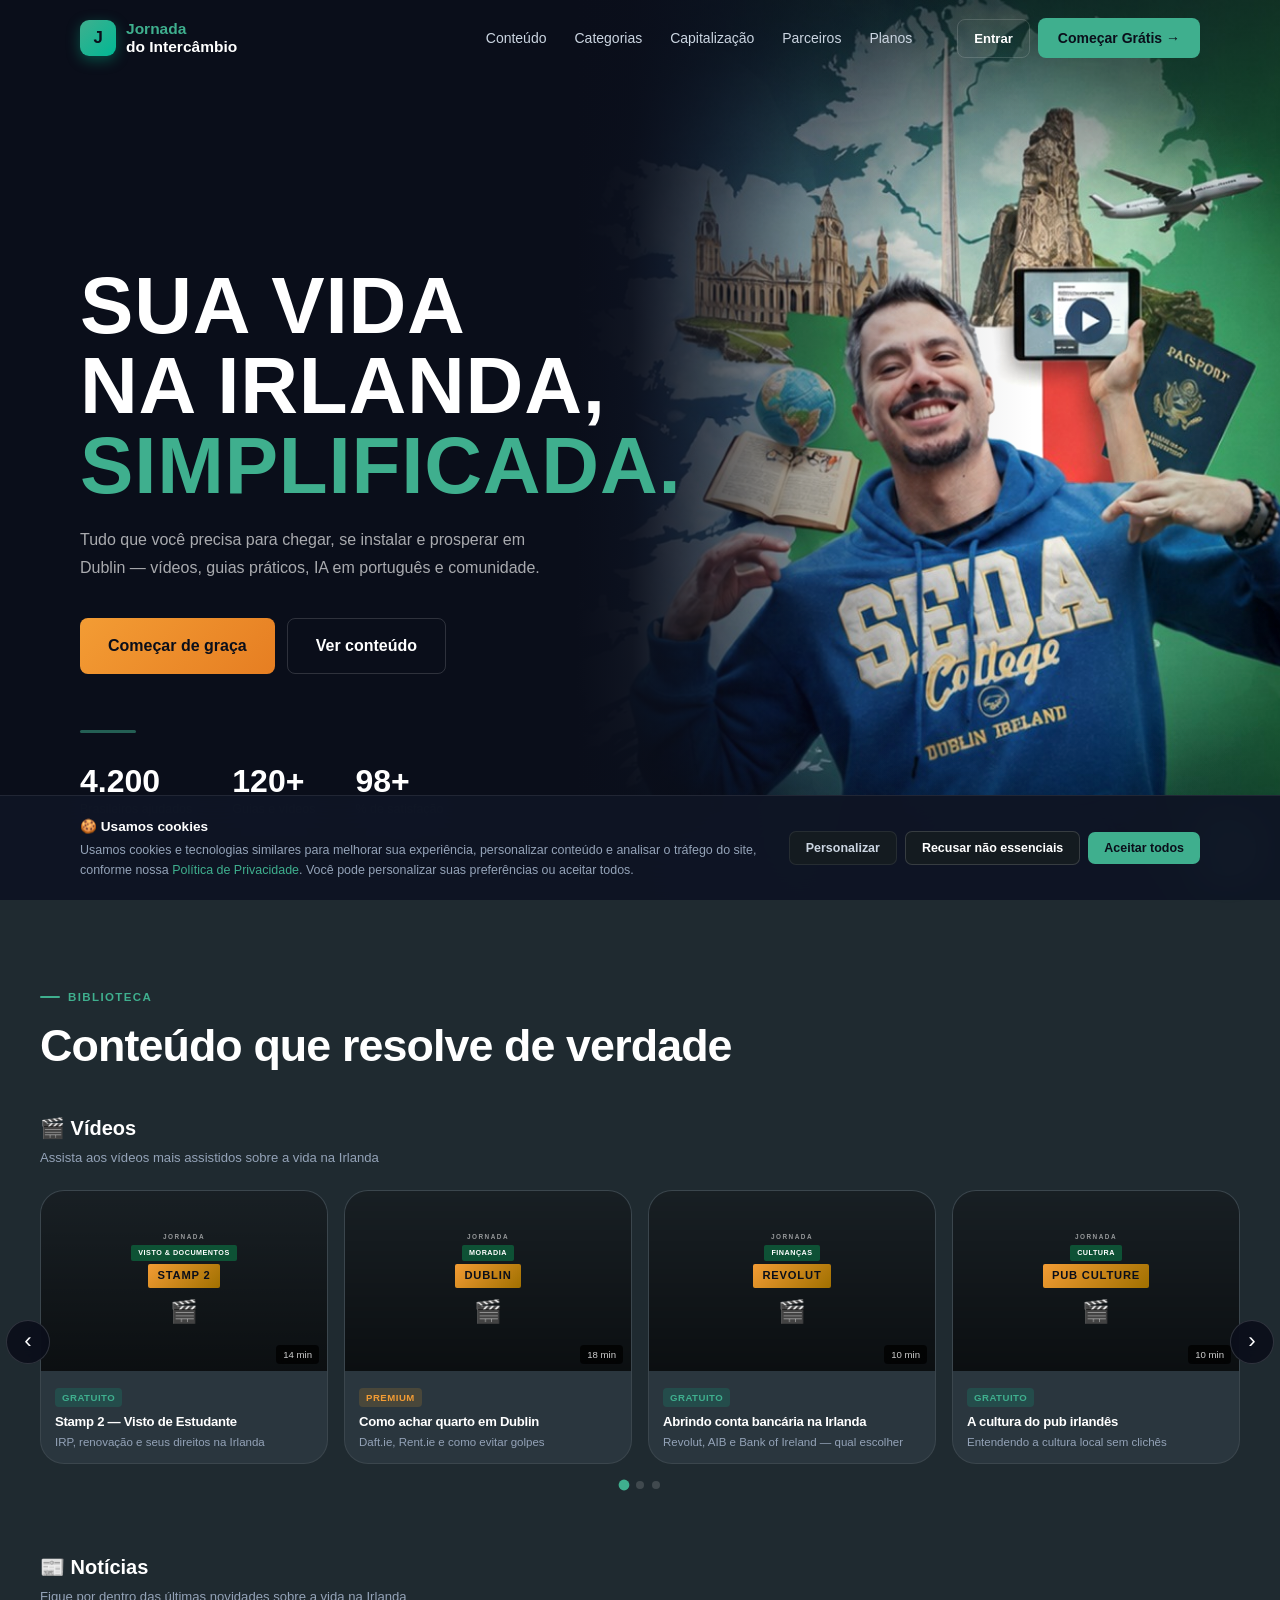
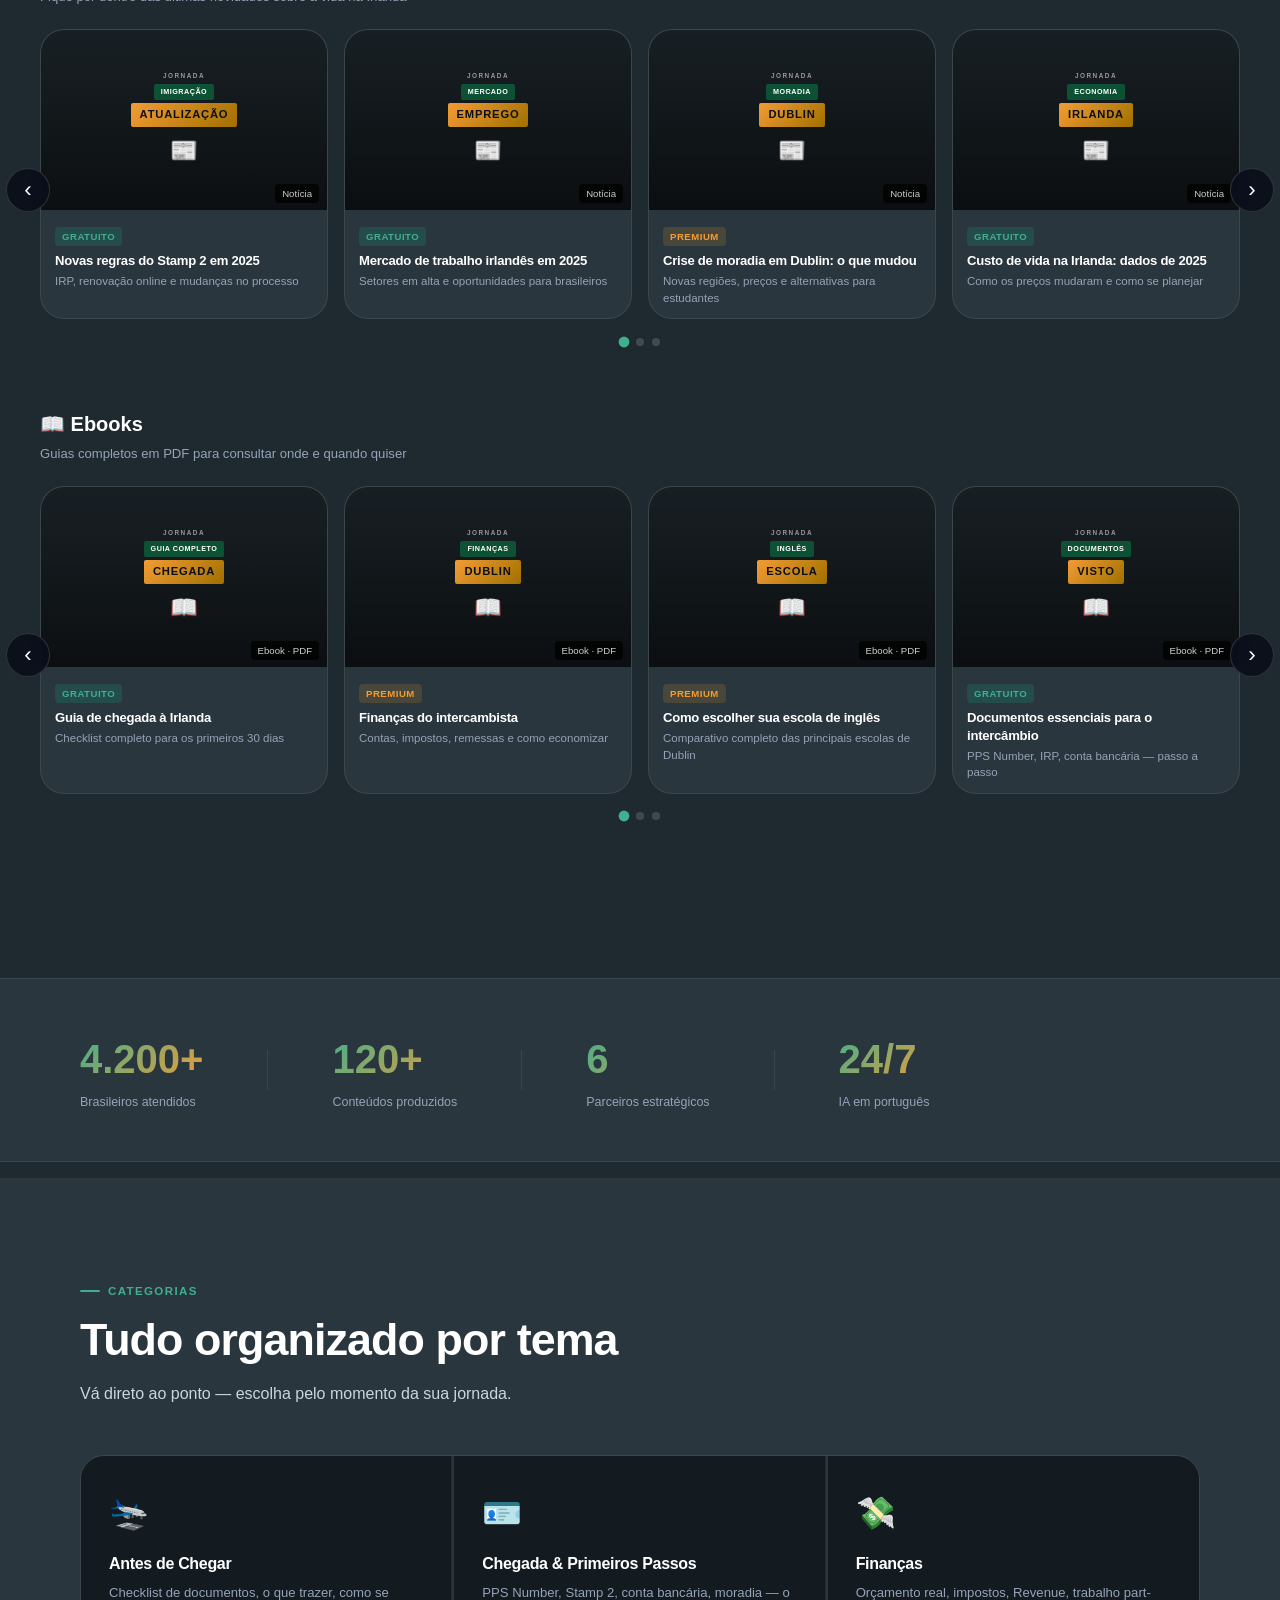
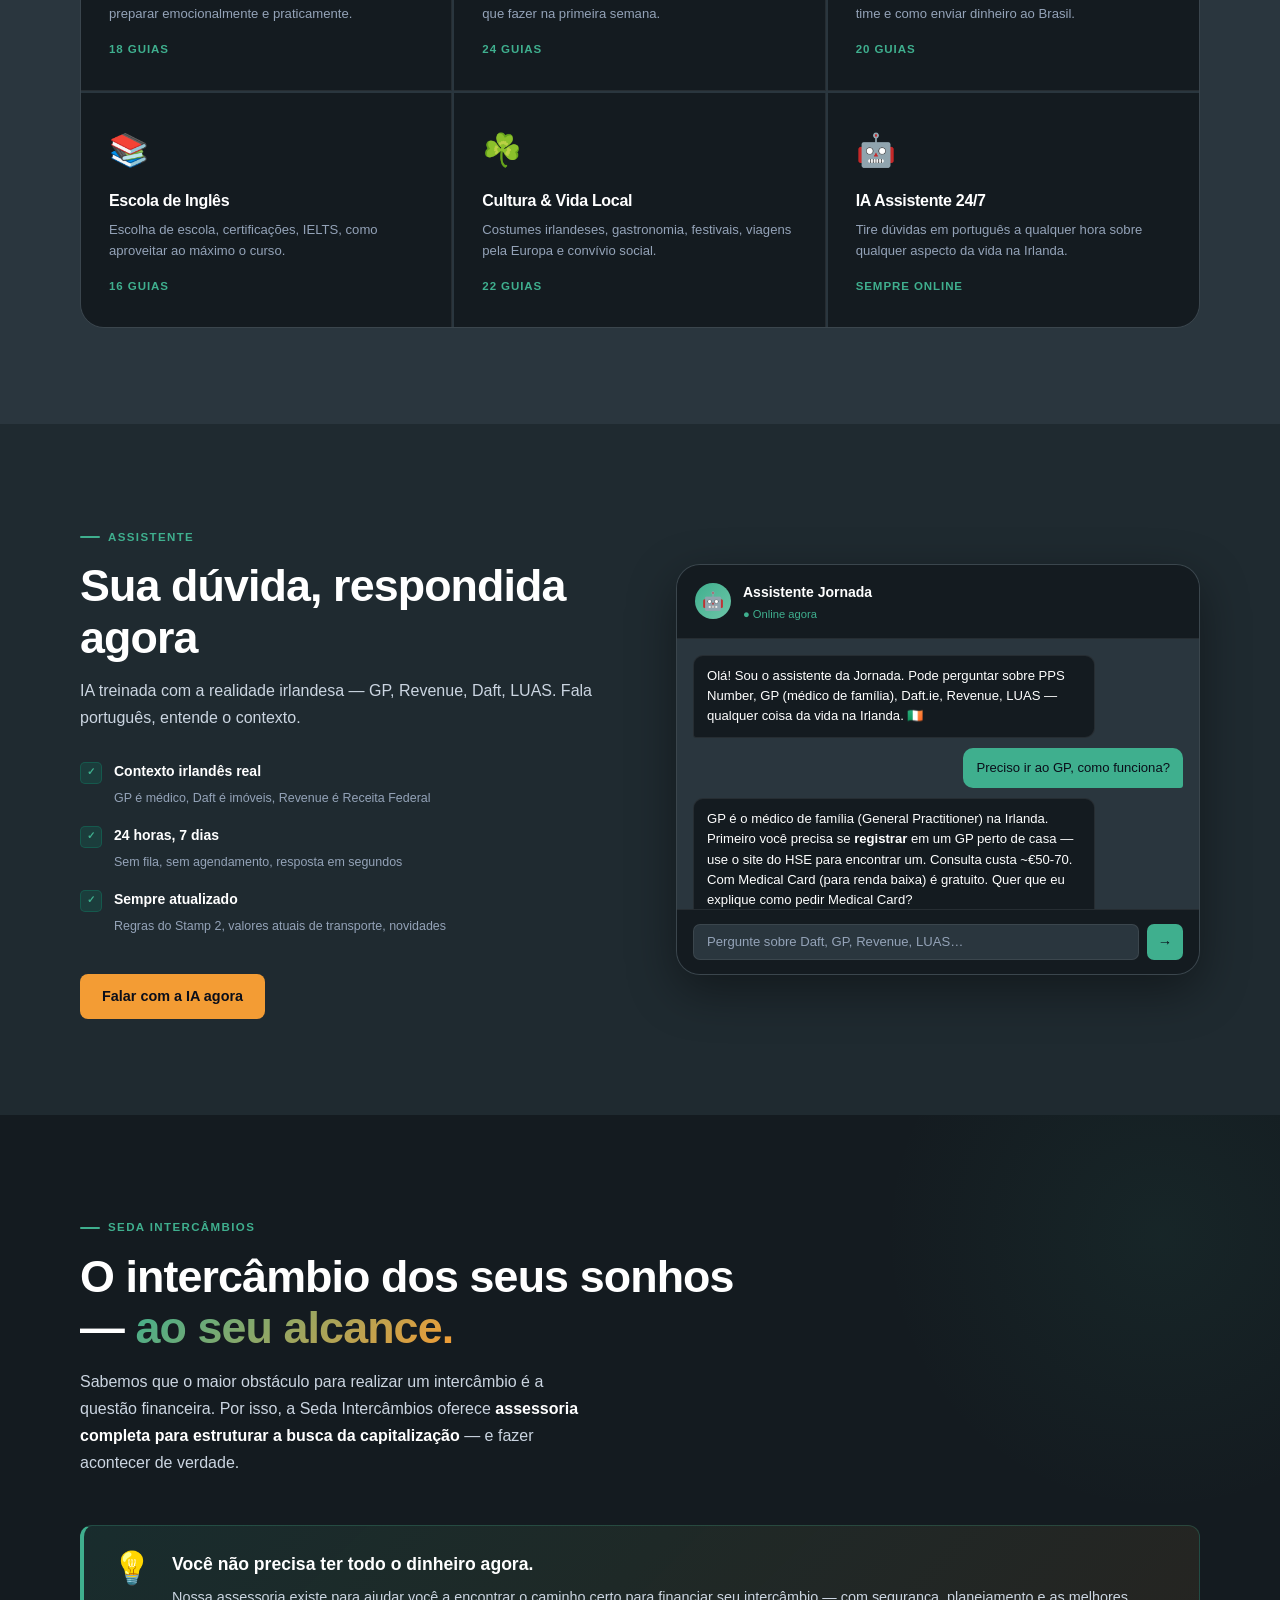
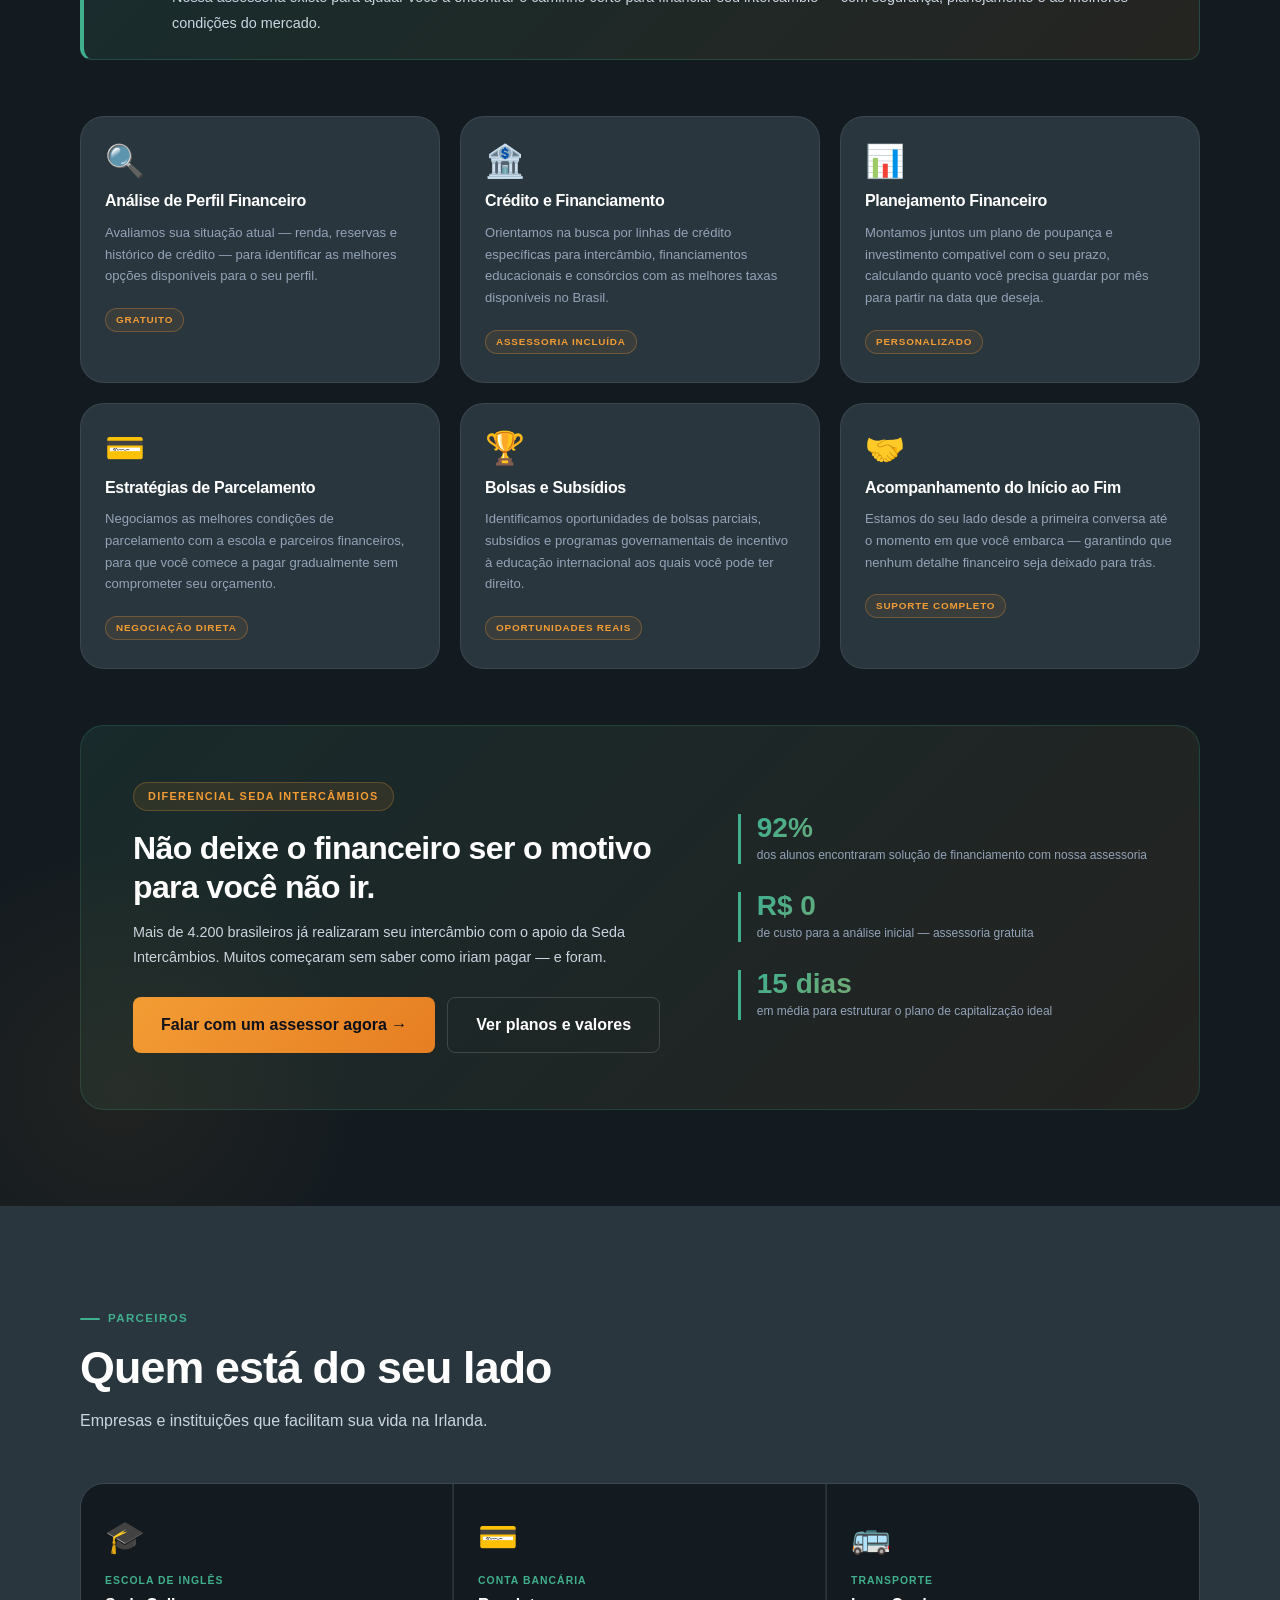
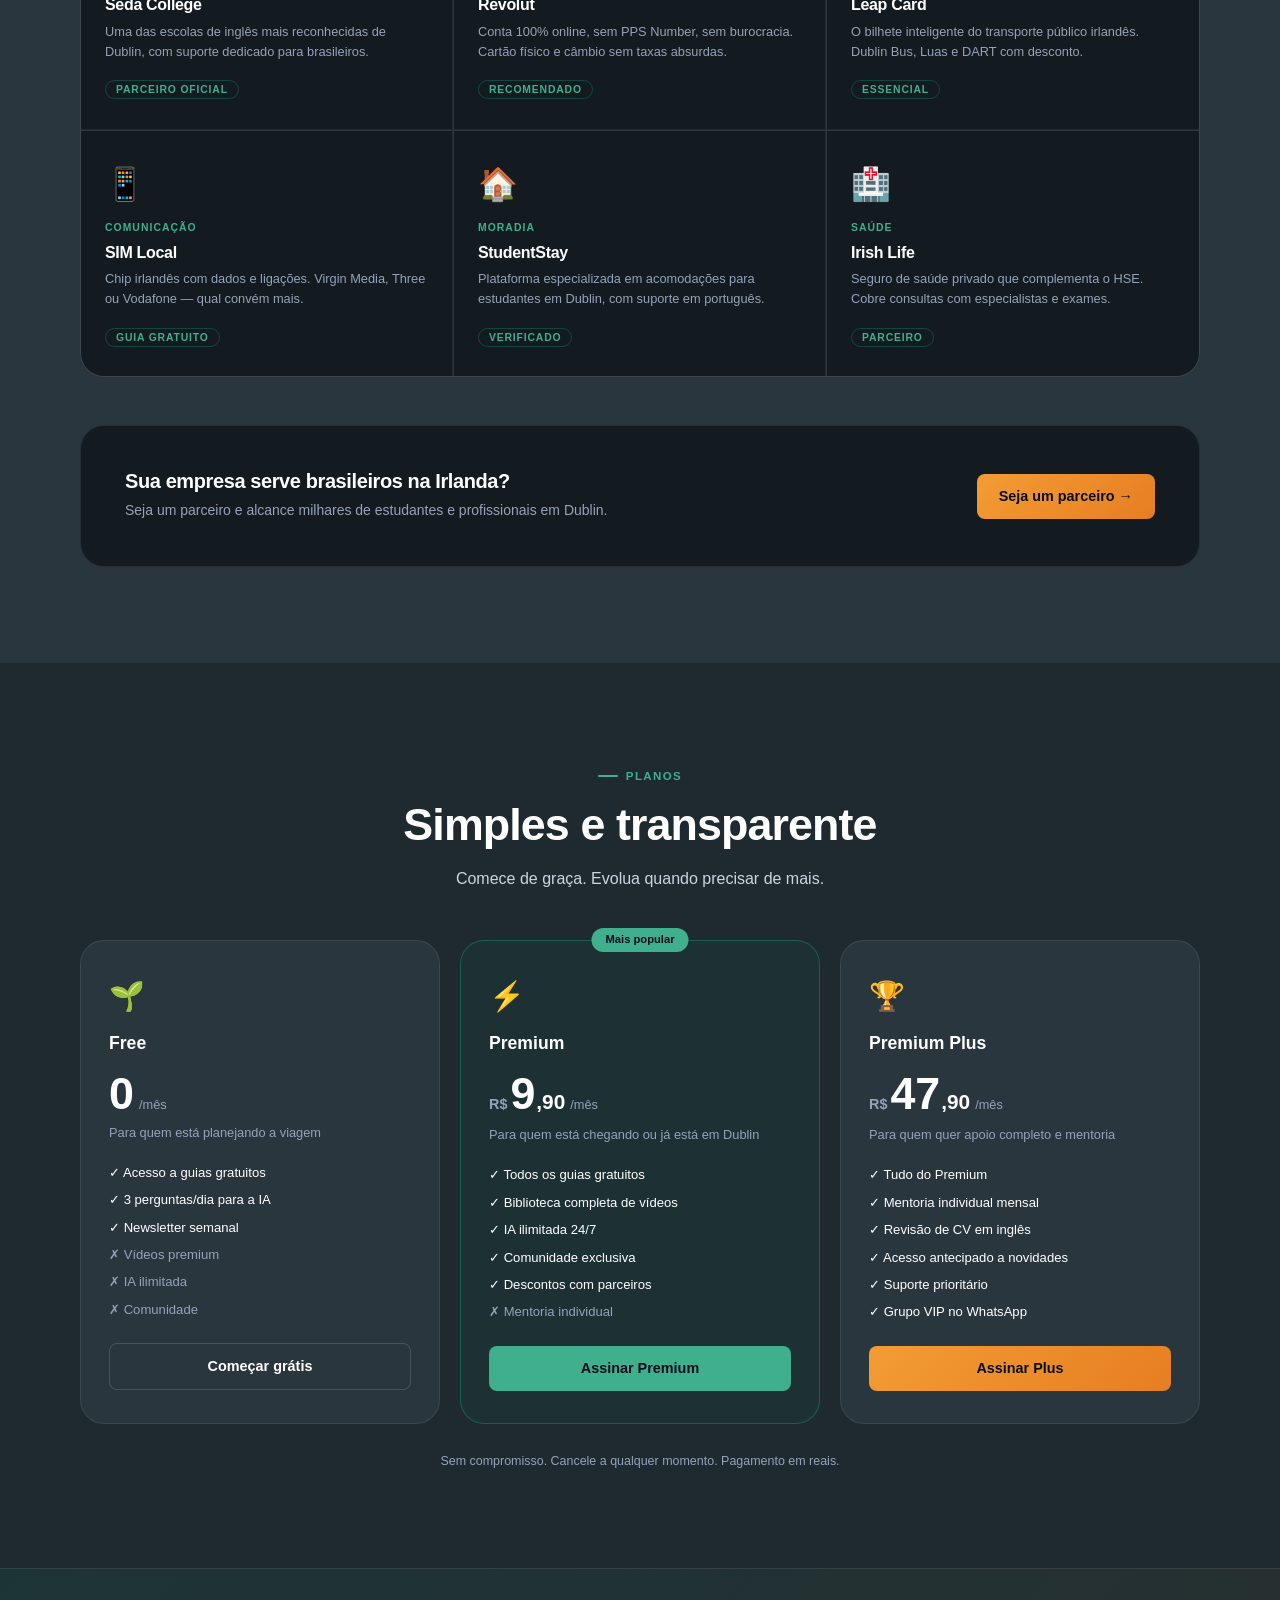
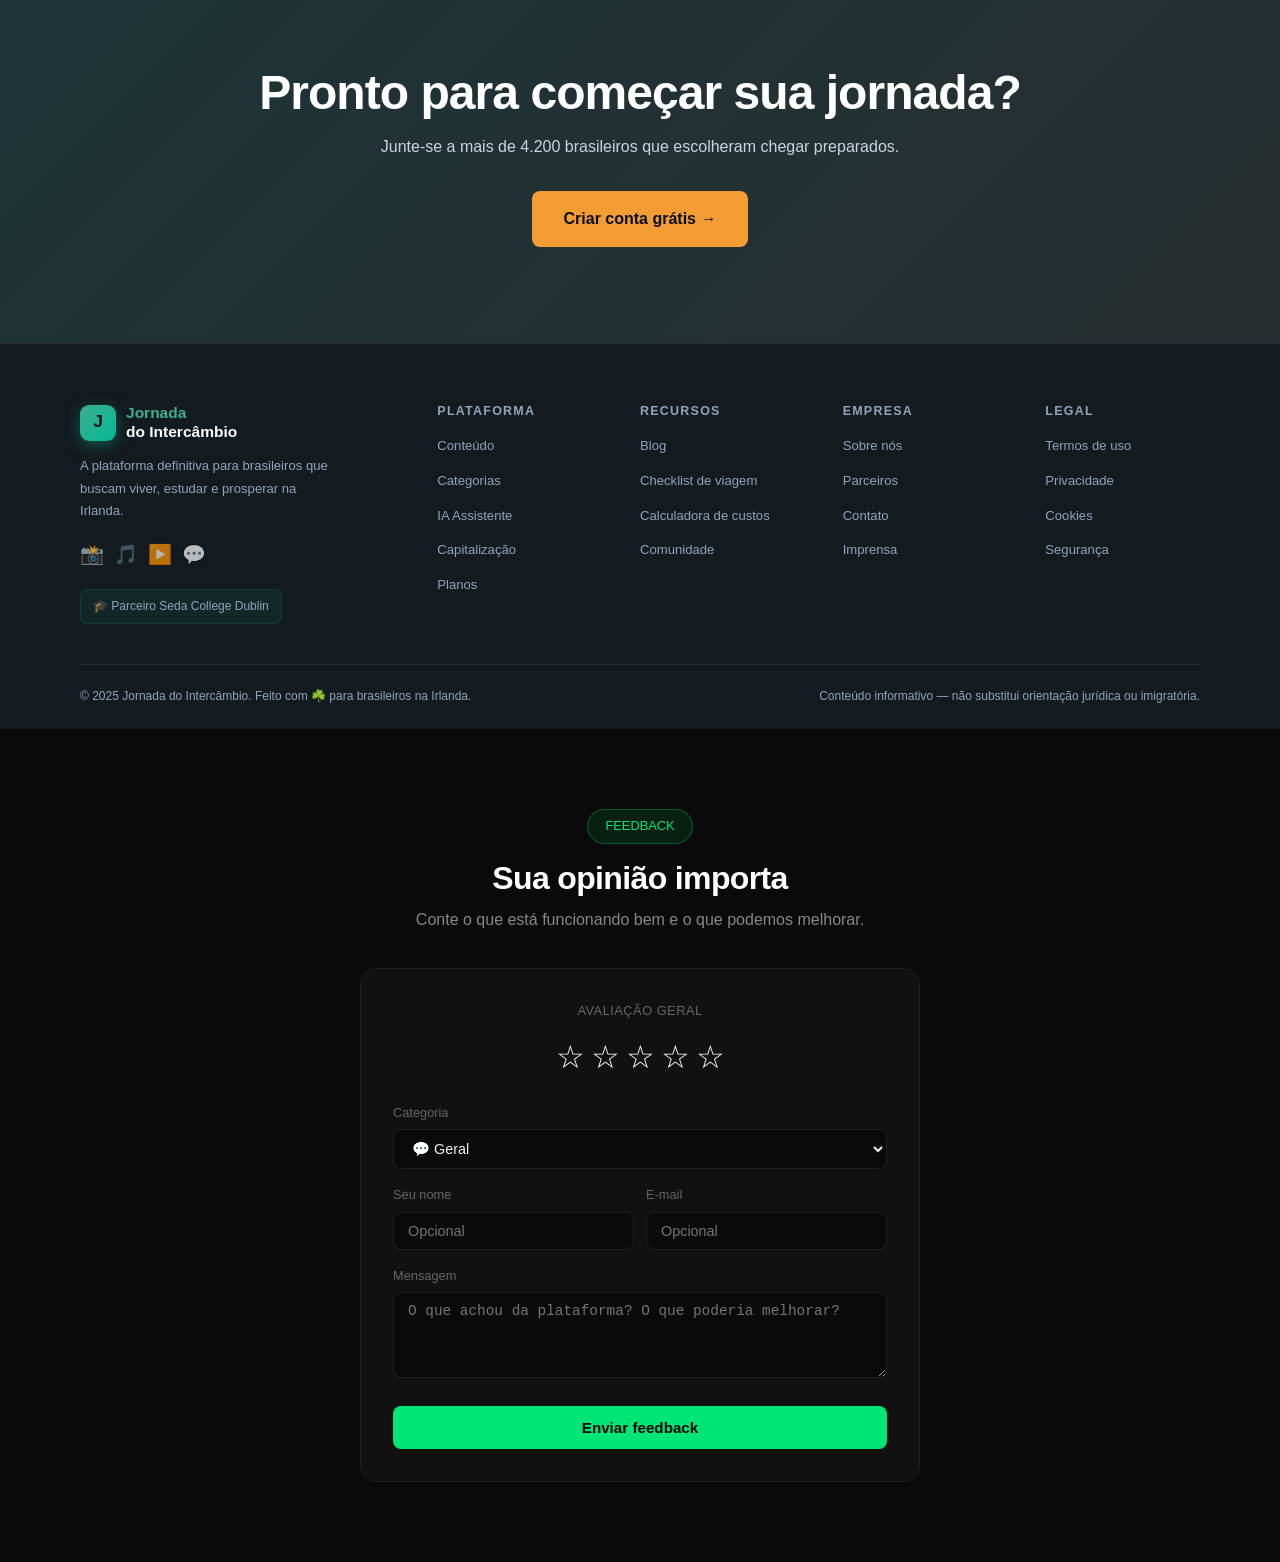
<file: index.html>
<!DOCTYPE html>
<html lang="pt-BR">

<head>
    <meta charset="UTF-8" />
    <meta name="viewport" content="width=device-width, initial-scale=1.0" />
    <!-- SECURITY HEADERS -->
    <meta http-equiv="Content-Security-Policy"
        content="default-src 'self'; script-src 'self' 'unsafe-inline'; style-src 'self' 'unsafe-inline' https://fonts.googleapis.com; font-src https://fonts.gstatic.com; img-src 'self' data: https:; connect-src 'self'; frame-ancestors 'none';" />
    <meta http-equiv="X-Frame-Options" content="DENY" />
    <meta http-equiv="X-Content-Type-Options" content="nosniff" />
    <meta http-equiv="Referrer-Policy" content="strict-origin-when-cross-origin" />
    <meta http-equiv="Permissions-Policy" content="camera=(), microphone=(), geolocation=()" />
    <meta name="description"
        content="Jornada do Intercâmbio — tudo que você precisa para viver bem na Irlanda. Vídeos, guias, IA e comunidade em português." />
    <title>Jornada do Intercâmbio — Sua vida na Irlanda, simplificada</title>
    <link rel="preconnect" href="https://fonts.googleapis.com" />
    <link rel="preconnect" href="https://fonts.gstatic.com" crossorigin />
    <link
        href="https://fonts.googleapis.com/css2?family=Outfit:wght@400;500;600;700;800;900&family=Inter:wght@400;500;600&display=swap"
        rel="stylesheet" />
    <link rel="stylesheet" href="style.css" />
</head>

<body>

    <!-- ═══════════════════════════════════════════ NAVBAR -->
    <nav class="navbar" id="navbar">
        <div class="wrap nav-inner">
            <a href="#" class="nav-logo">
                <div class="logo-mark">J</div>
                <div class="logo-text"><span class="logo-green">Jornada</span><br>do Intercâmbio</div>
            </a>
            <ul class="nav-links" id="navLinks">
                <li><a href="#browse" class="nav-link">Conteúdo</a></li>
                <li><a href="#categories" class="nav-link">Categorias</a></li>
                <li><a href="#capitalizacao" class="nav-link">Capitalização</a></li>
                <li><a href="#partners" class="nav-link">Parceiros</a></li>
                <li><a href="#pricing" class="nav-link">Planos</a></li>
            </ul>
            <div id="nav-auth"><!-- JS injeta aqui --></div>
            <button class="hamburger" id="hamburger" aria-label="Menu">
                <span></span><span></span><span></span>
            </button>
        </div>
    </nav>

    <!-- ═══════════════════════════════════════════ HERO -->
    <section class="hero" id="hero">
        <div class="hero-bg-img"></div>
        <div class="wrap">
            <div class="hero-inner">
                <div class="hero-left">
                    <h1 class="hero-h1">
                        SUA VIDA<br>NA IRLANDA,<br><em>SIMPLIFICADA.</em>
                    </h1>
                    <p class="hero-p">
                        Tudo que você precisa para chegar, se instalar e prosperar em Dublin — vídeos, guias práticos,
                        IA em
                        português e comunidade.
                    </p>
                    <div class="hero-actions">
                        <a href="#pricing" class="btn btn-gold btn-lg">Começar de graça</a>
                        <a href="#browse" class="btn btn-ghost btn-lg">Ver conteúdo</a>
                    </div>
                    <div class="hero-divider"></div>
                    <div class="hero-stats">
                        <div class="hstat">
                            <span class="hstat-n" data-target="4200">0</span>
                            <span class="hstat-l">Brasileiros ajudados</span>
                        </div>
                        <div class="hstat">
                            <span class="hstat-n" data-target="120">0</span>
                            <span class="hstat-l">Guias e vídeos</span>
                        </div>
                        <div class="hstat">
                            <span class="hstat-n" data-target="98">0</span>
                            <span class="hstat-l">% de satisfação</span>
                        </div>
                    </div>
                </div>
                <div class="hero-right">
                    <div class="hero-img-overlay"></div>
                    <img src="hero-seda.jpg" alt="Jornada do Intercâmbio — SEDA College Dublin" class="hero-img">
                </div>
                <!-- Abas mobile — visível apenas no mobile, ocupa linha abaixo do texto+imagem -->
                <div class="hero-mobile-tabs">
                    <a href="#browse" class="hero-tab active" data-row="row1">🎬 Vídeos</a>
                    <a href="#browse" class="hero-tab" data-row="row2">📰 Notícias</a>
                    <a href="#browse" class="hero-tab" data-row="row3">📖 Ebooks</a>
                </div>
            </div>
        </div>
    </section>

    <!-- ═══════════════════════════════════════════ BROWSE -->
    <section class="browse" id="browse">

        <div class="browse-header reveal">
            <div>
                <div class="sec-eyebrow">Biblioteca</div>
                <h2 class="sec-title" style="margin-bottom:0">Conteúdo que resolve de verdade</h2>
            </div>
        </div>

        <!-- ROW 1 — VÍDEOS -->
        <div class="content-row" style="margin-top:40px">
            <div class="row-meta reveal">
                <div class="row-title">🎬 Vídeos</div>
                <div class="row-sub">Assista aos vídeos mais assistidos sobre a vida na Irlanda</div>
            </div>
            <div class="row-track-wrap">
                <button class="row-arrow left" data-row="row1" aria-label="Anterior">‹</button>
                <div class="row-track" id="row1">
                    <div class="carousel-page">

                        <div class="c-card">
                            <div class="c-thumb"
                                style="background: linear-gradient(rgba(0,0,0,0.42), rgba(0,0,0,0.72)), url('https://images.unsplash.com/photo-1450101499163-c8848c66ca85?w=600&q=80&auto=format&fit=crop') center/cover no-repeat">
                                <div class="c-cover">
                                    <span class="cc-br">JORNADA</span>
                                    <span class="cc-s">VISTO &amp; DOCUMENTOS</span>
                                    <span class="cc-t">STAMP 2</span>
                                    <span class="cc-i">🎬</span>
                                </div>
                                <div class="c-overlay"><button class="play-btn">▶</button></div>
                                <span class="c-eps">14 min</span>
                            </div>
                            <div class="c-info">
                                <span class="c-tag free">Gratuito</span>
                                <h4>Stamp 2 — Visto de Estudante</h4>
                                <p>IRP, renovação e seus direitos na Irlanda</p>
                            </div>
                        </div>

                        <div class="c-card">
                            <div class="c-thumb"
                                style="background: linear-gradient(rgba(0,0,0,0.42), rgba(0,0,0,0.72)), url('https://images.unsplash.com/photo-1522708323590-d24dbb6b0267?w=600&q=80&auto=format&fit=crop') center/cover no-repeat">
                                <div class="c-cover">
                                    <span class="cc-br">JORNADA</span>
                                    <span class="cc-s">MORADIA</span>
                                    <span class="cc-t">DUBLIN</span>
                                    <span class="cc-i">🎬</span>
                                </div>
                                <div class="c-overlay"><button class="play-btn">▶</button></div>
                                <span class="c-eps">18 min</span>
                            </div>
                            <div class="c-info">
                                <span class="c-tag premium">Premium</span>
                                <h4>Como achar quarto em Dublin</h4>
                                <p>Daft.ie, Rent.ie e como evitar golpes</p>
                            </div>
                        </div>

                        <div class="c-card">
                            <div class="c-thumb"
                                style="background: linear-gradient(rgba(0,0,0,0.42), rgba(0,0,0,0.72)), url('https://images.unsplash.com/photo-1563013544-824ae1b704d3?w=600&q=80&auto=format&fit=crop') center/cover no-repeat">
                                <div class="c-cover">
                                    <span class="cc-br">JORNADA</span>
                                    <span class="cc-s">FINANÇAS</span>
                                    <span class="cc-t">REVOLUT</span>
                                    <span class="cc-i">🎬</span>
                                </div>
                                <div class="c-overlay"><button class="play-btn">▶</button></div>
                                <span class="c-eps">10 min</span>
                            </div>
                            <div class="c-info">
                                <span class="c-tag free">Gratuito</span>
                                <h4>Abrindo conta bancária na Irlanda</h4>
                                <p>Revolut, AIB e Bank of Ireland — qual escolher</p>
                            </div>
                        </div>

                        <div class="c-card">
                            <div class="c-thumb"
                                style="background: linear-gradient(rgba(0,0,0,0.42), rgba(0,0,0,0.72)), url('https://images.unsplash.com/photo-1514362545857-3bc16c4c7d1b?w=600&q=80&auto=format&fit=crop') center/cover no-repeat">
                                <div class="c-cover">
                                    <span class="cc-br">JORNADA</span>
                                    <span class="cc-s">CULTURA</span>
                                    <span class="cc-t">PUB CULTURE</span>
                                    <span class="cc-i">🎬</span>
                                </div>
                                <div class="c-overlay"><button class="play-btn">▶</button></div>
                                <span class="c-eps">10 min</span>
                            </div>
                            <div class="c-info">
                                <span class="c-tag free">Gratuito</span>
                                <h4>A cultura do pub irlandês</h4>
                                <p>Entendendo a cultura local sem clichês</p>
                            </div>
                        </div>
                    </div><!-- /carousel-page 1 -->

                    <div class="carousel-page">
                        <!-- Grupo 2 -->
                        <div class="c-card">
                            <div class="c-thumb"
                                style="background: linear-gradient(rgba(0,0,0,0.42), rgba(0,0,0,0.72)), url('https://images.unsplash.com/photo-1631815589968-fdb09a223b1e?w=600&q=80&auto=format&fit=crop') center/cover no-repeat">
                                <div class="c-cover">
                                    <span class="cc-br">JORNADA</span>
                                    <span class="cc-s">SAÚDE</span>
                                    <span class="cc-t">GP &amp; HSE</span>
                                    <span class="cc-i">🎬</span>
                                </div>
                                <div class="c-overlay"><button class="play-btn">▶</button></div>
                                <span class="c-eps">13 min</span>
                            </div>
                            <div class="c-info">
                                <span class="c-tag premium">Premium</span>
                                <h4>Saúde na Irlanda — GP e HSE</h4>
                                <p>Como se registrar em um médico de família</p>
                            </div>
                        </div>

                        <div class="c-card">
                            <div class="c-thumb"
                                style="background: linear-gradient(rgba(0,0,0,0.42), rgba(0,0,0,0.72)), url('https://images.unsplash.com/photo-1544620347-c4fd4a3d5957?w=600&q=80&auto=format&fit=crop') center/cover no-repeat">
                                <div class="c-cover">
                                    <span class="cc-br">JORNADA</span>
                                    <span class="cc-s">TRANSPORTE</span>
                                    <span class="cc-t">LEAP CARD</span>
                                    <span class="cc-i">🎬</span>
                                </div>
                                <div class="c-overlay"><button class="play-btn">▶</button></div>
                                <span class="c-eps">8 min</span>
                            </div>
                            <div class="c-info">
                                <span class="c-tag free">Gratuito</span>
                                <h4>Leap Card e transporte em Dublin</h4>
                                <p>Dublin Bus, Luas, DART e como economizar</p>
                            </div>
                        </div>

                        <div class="c-card">
                            <div class="c-thumb"
                                style="background: linear-gradient(rgba(0,0,0,0.42), rgba(0,0,0,0.72)), url('https://images.unsplash.com/photo-1521737852567-6949f3f9f2b5?w=600&q=80&auto=format&fit=crop') center/cover no-repeat">
                                <div class="c-cover">
                                    <span class="cc-br">JORNADA</span>
                                    <span class="cc-s">TRABALHO</span>
                                    <span class="cc-t">STAMP 2</span>
                                    <span class="cc-i">🎬</span>
                                </div>
                                <div class="c-overlay"><button class="play-btn">▶</button></div>
                                <span class="c-eps">14 min</span>
                            </div>
                            <div class="c-info">
                                <span class="c-tag premium">Premium</span>
                                <h4>Trabalho part-time com Stamp 2</h4>
                                <p>20h/semana, como achar vagas e seus direitos</p>
                            </div>
                        </div>

                        <div class="c-card">
                            <div class="c-thumb"
                                style="background: linear-gradient(rgba(0,0,0,0.42), rgba(0,0,0,0.72)), url('https://images.unsplash.com/photo-1542838132-92c53300491e?w=600&q=80&auto=format&fit=crop') center/cover no-repeat">
                                <div class="c-cover">
                                    <span class="cc-br">JORNADA</span>
                                    <span class="cc-s">COMPRAS</span>
                                    <span class="cc-t">SUPERMERCADO</span>
                                    <span class="cc-i">🎬</span>
                                </div>
                                <div class="c-overlay"><button class="play-btn">▶</button></div>
                                <span class="c-eps">9 min</span>
                            </div>
                            <div class="c-info">
                                <span class="c-tag free">Gratuito</span>
                                <h4>Onde e como fazer compras</h4>
                                <p>Lidl, Aldi, Tesco — como economizar na Irlanda</p>
                            </div>
                        </div>

                    </div><!-- /carousel-page 2 -->

                    <div class="carousel-page">
                        <!-- Grupo 3 -->
                        <div class="c-card">
                            <div class="c-thumb"
                                style="background: linear-gradient(rgba(0,0,0,0.42), rgba(0,0,0,0.72)), url('https://images.unsplash.com/photo-1562159278-1253a58da141?w=600&q=80&auto=format&fit=crop') center/cover no-repeat">
                                <div class="c-cover">
                                    <span class="cc-br">JORNADA</span>
                                    <span class="cc-s">CULTURA</span>
                                    <span class="cc-t">ESTILO DE VIDA</span>
                                    <span class="cc-i">🎬</span>
                                </div>
                                <div class="c-overlay"><button class="play-btn">▶</button></div>
                                <span class="c-eps">11 min</span>
                            </div>
                            <div class="c-info">
                                <span class="c-tag free">Gratuito</span>
                                <h4>Sobrevivendo ao clima irlandês</h4>
                                <p>O que trazer na mala e como se adaptar</p>
                            </div>
                        </div>

                        <div class="c-card">
                            <div class="c-thumb"
                                style="background: linear-gradient(rgba(0,0,0,0.42), rgba(0,0,0,0.72)), url('https://images.unsplash.com/photo-1527529482837-4698179dc6ce?w=600&q=80&auto=format&fit=crop') center/cover no-repeat">
                                <div class="c-cover">
                                    <span class="cc-br">JORNADA</span>
                                    <span class="cc-s">FESTAS</span>
                                    <span class="cc-t">IRLANDA</span>
                                    <span class="cc-i">🎬</span>
                                </div>
                                <div class="c-overlay"><button class="play-btn">▶</button></div>
                                <span class="c-eps">8 min</span>
                            </div>
                            <div class="c-info">
                                <span class="c-tag free">Gratuito</span>
                                <h4>Festivais e datas especiais</h4>
                                <p>St. Patrick's, Easter, Halloween na Irlanda</p>
                            </div>
                        </div>

                        <div class="c-card">
                            <div class="c-thumb"
                                style="background: linear-gradient(rgba(0,0,0,0.42), rgba(0,0,0,0.72)), url('https://images.unsplash.com/photo-1436491865332-7a61a109cc05?w=600&q=80&auto=format&fit=crop') center/cover no-repeat">
                                <div class="c-cover">
                                    <span class="cc-br">JORNADA</span>
                                    <span class="cc-s">VIAGEM</span>
                                    <span class="cc-t">EUROPA</span>
                                    <span class="cc-i">🎬</span>
                                </div>
                                <div class="c-overlay"><button class="play-btn">▶</button></div>
                                <span class="c-eps">15 min</span>
                            </div>
                            <div class="c-info">
                                <span class="c-tag premium">Premium</span>
                                <h4>Viagens pela Europa com budget</h4>
                                <p>Ryanair, Airbnb e os melhores destinos</p>
                            </div>
                        </div>

                        <div class="c-card">
                            <div class="c-thumb"
                                style="background: linear-gradient(rgba(0,0,0,0.42), rgba(0,0,0,0.72)), url('https://images.unsplash.com/photo-1554224155-6726b3ff858f?w=600&q=80&auto=format&fit=crop') center/cover no-repeat">
                                <div class="c-cover">
                                    <span class="cc-br">JORNADA</span>
                                    <span class="cc-s">ORÇAMENTO</span>
                                    <span class="cc-t">DUBLIN</span>
                                    <span class="cc-i">🎬</span>
                                </div>
                                <div class="c-overlay"><button class="play-btn">▶</button></div>
                                <span class="c-eps">12 min</span>
                            </div>
                            <div class="c-info">
                                <span class="c-tag free">Gratuito</span>
                                <h4>Orçamento real de vida em Dublin</h4>
                                <p>Quanto custa viver, comparativo de gastos</p>
                            </div>
                        </div>

                    </div><!-- /carousel-page 3 -->
                </div>
                <div class="carousel-dots">
                    <span class="carousel-dot active" data-row="row1" data-page="0"></span>
                    <span class="carousel-dot" data-row="row1" data-page="1"></span>
                    <span class="carousel-dot" data-row="row1" data-page="2"></span>
                </div>
                <button class="row-arrow right" data-row="row1" aria-label="Próximo">›</button>
            </div>
        </div>

        <!-- ROW 2 — NOTÍCIAS -->
        <div class="content-row">
            <div class="row-meta reveal">
                <div class="row-title">📰 Notícias</div>
                <div class="row-sub">Fique por dentro das últimas novidades sobre a vida na Irlanda</div>
            </div>
            <div class="row-track-wrap">
                <button class="row-arrow left" data-row="row2" aria-label="Anterior">‹</button>
                <div class="row-track" id="row2">
                    <div class="carousel-page">

                        <div class="c-card">
                            <div class="c-thumb"
                                style="background: linear-gradient(rgba(0,0,0,0.42), rgba(0,0,0,0.72)), url('https://images.unsplash.com/photo-1450101499163-c8848c66ca85?w=600&q=80&auto=format&fit=crop') center/cover no-repeat">
                                <div class="c-cover">
                                    <span class="cc-br">JORNADA</span>
                                    <span class="cc-s">IMIGRAÇÃO</span>
                                    <span class="cc-t">ATUALIZAÇÃO</span>
                                    <span class="cc-i">📰</span>
                                </div>
                                <span class="c-eps">Notícia</span>
                                <div class="c-overlay"><button class="read-btn">📖</button></div>
                            </div>
                            <div class="c-info">
                                <span class="c-tag free">Gratuito</span>
                                <h4>Novas regras do Stamp 2 em 2025</h4>
                                <p>IRP, renovação online e mudanças no processo</p>
                            </div>
                        </div>

                        <div class="c-card">
                            <div class="c-thumb"
                                style="background: linear-gradient(rgba(0,0,0,0.42), rgba(0,0,0,0.72)), url('https://images.unsplash.com/photo-1507679799987-c73779587ccf?w=600&q=80&auto=format&fit=crop') center/cover no-repeat">
                                <div class="c-cover">
                                    <span class="cc-br">JORNADA</span>
                                    <span class="cc-s">MERCADO</span>
                                    <span class="cc-t">EMPREGO</span>
                                    <span class="cc-i">📰</span>
                                </div>
                                <span class="c-eps">Notícia</span>
                                <div class="c-overlay"><button class="read-btn">📖</button></div>
                            </div>
                            <div class="c-info">
                                <span class="c-tag free">Gratuito</span>
                                <h4>Mercado de trabalho irlandês em 2025</h4>
                                <p>Setores em alta e oportunidades para brasileiros</p>
                            </div>
                        </div>

                        <div class="c-card">
                            <div class="c-thumb"
                                style="background: linear-gradient(rgba(0,0,0,0.42), rgba(0,0,0,0.72)), url('https://images.unsplash.com/photo-1486325212027-8081e485255e?w=600&q=80&auto=format&fit=crop') center/cover no-repeat">
                                <div class="c-cover">
                                    <span class="cc-br">JORNADA</span>
                                    <span class="cc-s">MORADIA</span>
                                    <span class="cc-t">DUBLIN</span>
                                    <span class="cc-i">📰</span>
                                </div>
                                <span class="c-eps">Notícia</span>
                                <div class="c-overlay"><button class="read-btn">📖</button></div>
                            </div>
                            <div class="c-info">
                                <span class="c-tag premium">Premium</span>
                                <h4>Crise de moradia em Dublin: o que mudou</h4>
                                <p>Novas regiões, preços e alternativas para estudantes</p>
                            </div>
                        </div>

                        <div class="c-card">
                            <div class="c-thumb"
                                style="background: linear-gradient(rgba(0,0,0,0.42), rgba(0,0,0,0.72)), url('https://images.unsplash.com/photo-1607082348824-0a96f2a4b9da?w=600&q=80&auto=format&fit=crop') center/cover no-repeat">
                                <div class="c-cover">
                                    <span class="cc-br">JORNADA</span>
                                    <span class="cc-s">ECONOMIA</span>
                                    <span class="cc-t">IRLANDA</span>
                                    <span class="cc-i">📰</span>
                                </div>
                                <span class="c-eps">Notícia</span>
                                <div class="c-overlay"><button class="read-btn">📖</button></div>
                            </div>
                            <div class="c-info">
                                <span class="c-tag free">Gratuito</span>
                                <h4>Custo de vida na Irlanda: dados de 2025</h4>
                                <p>Como os preços mudaram e como se planejar</p>
                            </div>
                        </div>

                    </div><!-- /carousel-page 1 -->

                    <div class="carousel-page">
                        <!-- Grupo 2 -->
                        <div class="c-card">
                            <div class="c-thumb"
                                style="background: linear-gradient(rgba(0,0,0,0.42), rgba(0,0,0,0.72)), url('https://images.unsplash.com/photo-1434030216411-0b793f4b4173?w=600&q=80&auto=format&fit=crop') center/cover no-repeat">
                                <div class="c-cover">
                                    <span class="cc-br">JORNADA</span>
                                    <span class="cc-s">EDUCAÇÃO</span>
                                    <span class="cc-t">IELTS</span>
                                    <span class="cc-i">📰</span>
                                </div>
                                <span class="c-eps">Notícia</span>
                                <div class="c-overlay"><button class="read-btn">📖</button></div>
                            </div>
                            <div class="c-info">
                                <span class="c-tag free">Gratuito</span>
                                <h4>Escolas de inglês: o que mudou em 2025</h4>
                                <p>Novas regras para estudantes internacionais</p>
                            </div>
                        </div>

                        <div class="c-card">
                            <div class="c-thumb"
                                style="background: linear-gradient(rgba(0,0,0,0.42), rgba(0,0,0,0.72)), url('https://images.unsplash.com/photo-1519494026892-80bbd2d6fd0d?w=600&q=80&auto=format&fit=crop') center/cover no-repeat">
                                <div class="c-cover">
                                    <span class="cc-br">JORNADA</span>
                                    <span class="cc-s">SAÚDE</span>
                                    <span class="cc-t">HSE</span>
                                    <span class="cc-i">📰</span>
                                </div>
                                <span class="c-eps">Notícia</span>
                                <div class="c-overlay"><button class="read-btn">📖</button></div>
                            </div>
                            <div class="c-info">
                                <span class="c-tag premium">Premium</span>
                                <h4>Mudanças no sistema de saúde irlandês</h4>
                                <p>GP, Medical Card e o que esperar em 2025</p>
                            </div>
                        </div>

                        <div class="c-card">
                            <div class="c-thumb"
                                style="background: linear-gradient(rgba(0,0,0,0.42), rgba(0,0,0,0.72)), url('https://images.unsplash.com/photo-1531545514256-b1400bc00f31?w=600&q=80&auto=format&fit=crop') center/cover no-repeat">
                                <div class="c-cover">
                                    <span class="cc-br">JORNADA</span>
                                    <span class="cc-s">VISTO</span>
                                    <span class="cc-t">IRP</span>
                                    <span class="cc-i">📰</span>
                                </div>
                                <span class="c-eps">Notícia</span>
                                <div class="c-overlay"><button class="read-btn">📖</button></div>
                            </div>
                            <div class="c-info">
                                <span class="c-tag free">Gratuito</span>
                                <h4>Renovação do IRP online em 2025</h4>
                                <p>Passo a passo do novo portal GNIB</p>
                            </div>
                        </div>

                        <div class="c-card">
                            <div class="c-thumb"
                                style="background: linear-gradient(rgba(0,0,0,0.42), rgba(0,0,0,0.72)), url('https://images.unsplash.com/photo-1527529482837-4698179dc6ce?w=600&q=80&auto=format&fit=crop') center/cover no-repeat">
                                <div class="c-cover">
                                    <span class="cc-br">JORNADA</span>
                                    <span class="cc-s">CULTURA</span>
                                    <span class="cc-t">IRLANDA</span>
                                    <span class="cc-i">📰</span>
                                </div>
                                <span class="c-eps">Notícia</span>
                                <div class="c-overlay"><button class="read-btn">📖</button></div>
                            </div>
                            <div class="c-info">
                                <span class="c-tag free">Gratuito</span>
                                <h4>Eventos para brasileiros em Dublin</h4>
                                <p>Agenda de encontros, festas e comunidade</p>
                            </div>
                        </div>

                    </div><!-- /carousel-page 2 -->

                    <div class="carousel-page">
                        <!-- Grupo 3 -->
                        <div class="c-card">
                            <div class="c-thumb"
                                style="background: linear-gradient(rgba(0,0,0,0.42), rgba(0,0,0,0.72)), url('https://images.unsplash.com/photo-1544620347-c4fd4a3d5957?w=600&q=80&auto=format&fit=crop') center/cover no-repeat">
                                <div class="c-cover">
                                    <span class="cc-br">JORNADA</span>
                                    <span class="cc-s">TRANSPORTE</span>
                                    <span class="cc-t">DUBLIN BUS</span>
                                    <span class="cc-i">📰</span>
                                </div>
                                <span class="c-eps">Notícia</span>
                                <div class="c-overlay"><button class="read-btn">📖</button></div>
                            </div>
                            <div class="c-info">
                                <span class="c-tag free">Gratuito</span>
                                <h4>Novas linês de ônibus em Dublin</h4>
                                <p>Expansão do transporte público em 2025</p>
                            </div>
                        </div>

                        <div class="c-card">
                            <div class="c-thumb"
                                style="background: linear-gradient(rgba(0,0,0,0.42), rgba(0,0,0,0.72)), url('https://images.unsplash.com/photo-1554224155-6726b3ff858f?w=600&q=80&auto=format&fit=crop') center/cover no-repeat">
                                <div class="c-cover">
                                    <span class="cc-br">JORNADA</span>
                                    <span class="cc-s">FINANÇAS</span>
                                    <span class="cc-t">IMPOSTOS</span>
                                    <span class="cc-i">📰</span>
                                </div>
                                <span class="c-eps">Notícia</span>
                                <div class="c-overlay"><button class="read-btn">📖</button></div>
                            </div>
                            <div class="c-info">
                                <span class="c-tag premium">Premium</span>
                                <h4>Atualizações no Revenue 2025</h4>
                                <p>O que muda para trabalhadores estrangeiros</p>
                            </div>
                        </div>

                        <div class="c-card">
                            <div class="c-thumb"
                                style="background: linear-gradient(rgba(0,0,0,0.42), rgba(0,0,0,0.72)), url('https://images.unsplash.com/photo-1529156069898-49953e39b3ac?w=600&q=80&auto=format&fit=crop') center/cover no-repeat">
                                <div class="c-cover">
                                    <span class="cc-br">JORNADA</span>
                                    <span class="cc-s">COMUNIDADE</span>
                                    <span class="cc-t">DUBLIN</span>
                                    <span class="cc-i">📰</span>
                                </div>
                                <span class="c-eps">Notícia</span>
                                <div class="c-overlay"><button class="read-btn">📖</button></div>
                            </div>
                            <div class="c-info">
                                <span class="c-tag free">Gratuito</span>
                                <h4>Cresce comunidade brasileira em Dublin</h4>
                                <p>Números, bairros e como se conectar</p>
                            </div>
                        </div>

                        <div class="c-card">
                            <div class="c-thumb"
                                style="background: linear-gradient(rgba(0,0,0,0.42), rgba(0,0,0,0.72)), url('https://images.unsplash.com/photo-1521791136064-7986c2920216?w=600&q=80&auto=format&fit=crop') center/cover no-repeat">
                                <div class="c-cover">
                                    <span class="cc-br">JORNADA</span>
                                    <span class="cc-s">MORADIA</span>
                                    <span class="cc-t">ALUGUEL</span>
                                    <span class="cc-i">📰</span>
                                </div>
                                <span class="c-eps">Notícia</span>
                                <div class="c-overlay"><button class="read-btn">📖</button></div>
                            </div>
                            <div class="c-info">
                                <span class="c-tag premium">Premium</span>
                                <h4>Como negociar aluguel em Dublin</h4>
                                <p>Dicas práticas para baixar o custo de moradia</p>
                            </div>
                        </div>

                    </div><!-- /carousel-page 3 -->
                </div>
                <div class="carousel-dots">
                    <span class="carousel-dot active" data-row="row2" data-page="0"></span>
                    <span class="carousel-dot" data-row="row2" data-page="1"></span>
                    <span class="carousel-dot" data-row="row2" data-page="2"></span>
                </div>
                <button class="row-arrow right" data-row="row2" aria-label="Próximo">›</button>
            </div>
        </div>

        <!-- ROW 3 — EBOOKS -->
        <div class="content-row">
            <div class="row-meta reveal">
                <div class="row-title">📖 Ebooks</div>
                <div class="row-sub">Guias completos em PDF para consultar onde e quando quiser</div>
            </div>
            <div class="row-track-wrap">
                <button class="row-arrow left" data-row="row3" aria-label="Anterior">‹</button>
                <div class="row-track" id="row3">
                    <div class="carousel-page">

                        <div class="c-card">
                            <div class="c-thumb"
                                style="background: linear-gradient(rgba(0,0,0,0.42), rgba(0,0,0,0.72)), url('https://images.unsplash.com/photo-1436491865332-7a61a109cc05?w=600&q=80&auto=format&fit=crop') center/cover no-repeat">
                                <div class="c-cover">
                                    <span class="cc-br">JORNADA</span>
                                    <span class="cc-s">GUIA COMPLETO</span>
                                    <span class="cc-t">CHEGADA</span>
                                    <span class="cc-i">📖</span>
                                </div>
                                <span class="c-eps">Ebook · PDF</span>
                                <div class="c-overlay"><button class="read-btn">📖</button></div>
                            </div>
                            <div class="c-info">
                                <span class="c-tag free">Gratuito</span>
                                <h4>Guia de chegada à Irlanda</h4>
                                <p>Checklist completo para os primeiros 30 dias</p>
                            </div>
                        </div>

                        <div class="c-card">
                            <div class="c-thumb"
                                style="background: linear-gradient(rgba(0,0,0,0.42), rgba(0,0,0,0.72)), url('https://images.unsplash.com/photo-1580048915913-4f8f5cb481c4?w=600&q=80&auto=format&fit=crop') center/cover no-repeat">
                                <div class="c-cover">
                                    <span class="cc-br">JORNADA</span>
                                    <span class="cc-s">FINANÇAS</span>
                                    <span class="cc-t">DUBLIN</span>
                                    <span class="cc-i">📖</span>
                                </div>
                                <span class="c-eps">Ebook · PDF</span>
                                <div class="c-overlay"><button class="read-btn">📖</button></div>
                            </div>
                            <div class="c-info">
                                <span class="c-tag premium">Premium</span>
                                <h4>Finanças do intercambista</h4>
                                <p>Contas, impostos, remessas e como economizar</p>
                            </div>
                        </div>

                        <div class="c-card">
                            <div class="c-thumb"
                                style="background: linear-gradient(rgba(0,0,0,0.42), rgba(0,0,0,0.72)), url('https://images.unsplash.com/photo-1434030216411-0b793f4b4173?w=600&q=80&auto=format&fit=crop') center/cover no-repeat">
                                <div class="c-cover">
                                    <span class="cc-br">JORNADA</span>
                                    <span class="cc-s">INGLÊS</span>
                                    <span class="cc-t">ESCOLA</span>
                                    <span class="cc-i">📖</span>
                                </div>
                                <span class="c-eps">Ebook · PDF</span>
                                <div class="c-overlay"><button class="read-btn">📖</button></div>
                            </div>
                            <div class="c-info">
                                <span class="c-tag premium">Premium</span>
                                <h4>Como escolher sua escola de inglês</h4>
                                <p>Comparativo completo das principais escolas de Dublin</p>
                            </div>
                        </div>

                        <div class="c-card">
                            <div class="c-thumb"
                                style="background: linear-gradient(rgba(0,0,0,0.42), rgba(0,0,0,0.72)), url('https://images.unsplash.com/photo-1450101499163-c8848c66ca85?w=600&q=80&auto=format&fit=crop') center/cover no-repeat">
                                <div class="c-cover">
                                    <span class="cc-br">JORNADA</span>
                                    <span class="cc-s">DOCUMENTOS</span>
                                    <span class="cc-t">VISTO</span>
                                    <span class="cc-i">📖</span>
                                </div>
                                <span class="c-eps">Ebook · PDF</span>
                                <div class="c-overlay"><button class="read-btn">📖</button></div>
                            </div>
                            <div class="c-info">
                                <span class="c-tag free">Gratuito</span>
                                <h4>Documentos essenciais para o intercâmbio</h4>
                                <p>PPS Number, IRP, conta bancária — passo a passo</p>
                            </div>
                        </div>

                    </div><!-- /carousel-page 1 -->

                    <div class="carousel-page">
                        <!-- Grupo 2 -->
                        <div class="c-card">
                            <div class="c-thumb"
                                style="background: linear-gradient(rgba(0,0,0,0.42), rgba(0,0,0,0.72)), url('https://images.unsplash.com/photo-1507679799987-c73779587ccf?w=600&q=80&auto=format&fit=crop') center/cover no-repeat">
                                <div class="c-cover">
                                    <span class="cc-br">JORNADA</span>
                                    <span class="cc-s">TRABALHO</span>
                                    <span class="cc-t">IRLANDA</span>
                                    <span class="cc-i">📖</span>
                                </div>
                                <span class="c-eps">Ebook · PDF</span>
                                <div class="c-overlay"><button class="read-btn">📖</button></div>
                            </div>
                            <div class="c-info">
                                <span class="c-tag premium">Premium</span>
                                <h4>Guia de emprego na Irlanda</h4>
                                <p>CV em inglês, LinkedIn e onde buscar vagas</p>
                            </div>
                        </div>

                        <div class="c-card">
                            <div class="c-thumb"
                                style="background: linear-gradient(rgba(0,0,0,0.42), rgba(0,0,0,0.72)), url('https://images.unsplash.com/photo-1631815589968-fdb09a223b1e?w=600&q=80&auto=format&fit=crop') center/cover no-repeat">
                                <div class="c-cover">
                                    <span class="cc-br">JORNADA</span>
                                    <span class="cc-s">SAÚDE</span>
                                    <span class="cc-t">GP &amp; HSE</span>
                                    <span class="cc-i">📖</span>
                                </div>
                                <span class="c-eps">Ebook · PDF</span>
                                <div class="c-overlay"><button class="read-btn">📖</button></div>
                            </div>
                            <div class="c-info">
                                <span class="c-tag free">Gratuito</span>
                                <h4>Guia completo de saúde na Irlanda</h4>
                                <p>GP, HSE, Medical Card e saúde mental</p>
                            </div>
                        </div>

                        <div class="c-card">
                            <div class="c-thumb"
                                style="background: linear-gradient(rgba(0,0,0,0.42), rgba(0,0,0,0.72)), url('https://images.unsplash.com/photo-1522708323590-d24dbb6b0267?w=600&q=80&auto=format&fit=crop') center/cover no-repeat">
                                <div class="c-cover">
                                    <span class="cc-br">JORNADA</span>
                                    <span class="cc-s">MORADIA</span>
                                    <span class="cc-t">DUBLIN</span>
                                    <span class="cc-i">📖</span>
                                </div>
                                <span class="c-eps">Ebook · PDF</span>
                                <div class="c-overlay"><button class="read-btn">📖</button></div>
                            </div>
                            <div class="c-info">
                                <span class="c-tag premium">Premium</span>
                                <h4>Como alugar quarto em Dublin</h4>
                                <p>Daft, contratos, depósito e seus direitos</p>
                            </div>
                        </div>

                        <div class="c-card">
                            <div class="c-thumb"
                                style="background: linear-gradient(rgba(0,0,0,0.42), rgba(0,0,0,0.72)), url('https://images.unsplash.com/photo-1562159278-1253a58da141?w=600&q=80&auto=format&fit=crop') center/cover no-repeat">
                                <div class="c-cover">
                                    <span class="cc-br">JORNADA</span>
                                    <span class="cc-s">CULTURA</span>
                                    <span class="cc-t">IRLANDA</span>
                                    <span class="cc-i">📖</span>
                                </div>
                                <span class="c-eps">Ebook · PDF</span>
                                <div class="c-overlay"><button class="read-btn">📖</button></div>
                            </div>
                            <div class="c-info">
                                <span class="c-tag free">Gratuito</span>
                                <h4>Guia cultural da Irlanda</h4>
                                <p>Costumes, etiqueta social e como se integrar</p>
                            </div>
                        </div>

                    </div><!-- /carousel-page 2 -->

                    <div class="carousel-page">
                        <!-- Grupo 3 -->
                        <div class="c-card">
                            <div class="c-thumb"
                                style="background: linear-gradient(rgba(0,0,0,0.42), rgba(0,0,0,0.72)), url('https://images.unsplash.com/photo-1450101499163-c8848c66ca85?w=600&q=80&auto=format&fit=crop') center/cover no-repeat">
                                <div class="c-cover">
                                    <span class="cc-br">JORNADA</span>
                                    <span class="cc-s">IMIGRAÇÃO</span>
                                    <span class="cc-t">STAMP 2</span>
                                    <span class="cc-i">📖</span>
                                </div>
                                <span class="c-eps">Ebook · PDF</span>
                                <div class="c-overlay"><button class="read-btn">📖</button></div>
                            </div>
                            <div class="c-info">
                                <span class="c-tag free">Gratuito</span>
                                <h4>Tudo sobre o Stamp 2</h4>
                                <p>IRP, renovação, direitos e obrigações</p>
                            </div>
                        </div>

                        <div class="c-card">
                            <div class="c-thumb"
                                style="background: linear-gradient(rgba(0,0,0,0.42), rgba(0,0,0,0.72)), url('https://images.unsplash.com/photo-1521737852567-6949f3f9f2b5?w=600&q=80&auto=format&fit=crop') center/cover no-repeat">
                                <div class="c-cover">
                                    <span class="cc-br">JORNADA</span>
                                    <span class="cc-s">REDES SOCIAIS</span>
                                    <span class="cc-t">IRLANDA</span>
                                    <span class="cc-i">📖</span>
                                </div>
                                <span class="c-eps">Ebook · PDF</span>
                                <div class="c-overlay"><button class="read-btn">📖</button></div>
                            </div>
                            <div class="c-info">
                                <span class="c-tag premium">Premium</span>
                                <h4>Networking em Dublin</h4>
                                <p>LinkedIn, grupos e como construir contatos</p>
                            </div>
                        </div>

                        <div class="c-card">
                            <div class="c-thumb"
                                style="background: linear-gradient(rgba(0,0,0,0.42), rgba(0,0,0,0.72)), url('https://images.unsplash.com/photo-1516321165247-4aa89a48be28?w=600&q=80&auto=format&fit=crop') center/cover no-repeat">
                                <div class="c-cover">
                                    <span class="cc-br">JORNADA</span>
                                    <span class="cc-s">INGLÊS</span>
                                    <span class="cc-t">PARA O DIA A DIA</span>
                                    <span class="cc-i">📖</span>
                                </div>
                                <span class="c-eps">Ebook · PDF</span>
                                <div class="c-overlay"><button class="read-btn">📖</button></div>
                            </div>
                            <div class="c-info">
                                <span class="c-tag free">Gratuito</span>
                                <h4>Inglês do dia a dia em Dublin</h4>
                                <p>Expressões, gestos e frases essenciais</p>
                            </div>
                        </div>

                        <div class="c-card">
                            <div class="c-thumb"
                                style="background: linear-gradient(rgba(0,0,0,0.42), rgba(0,0,0,0.72)), url('https://images.unsplash.com/photo-1580048915913-4f8f5cb481c4?w=600&q=80&auto=format&fit=crop') center/cover no-repeat">
                                <div class="c-cover">
                                    <span class="cc-br">JORNADA</span>
                                    <span class="cc-s">REMESSAS</span>
                                    <span class="cc-t">BRASIL</span>
                                    <span class="cc-i">📖</span>
                                </div>
                                <span class="c-eps">Ebook · PDF</span>
                                <div class="c-overlay"><button class="read-btn">📖</button></div>
                            </div>
                            <div class="c-info">
                                <span class="c-tag premium">Premium</span>
                                <h4>Guia de remessas para o Brasil</h4>
                                <p>Wise, Remitly — taxas, limites e como enviar</p>
                            </div>
                        </div>

                    </div><!-- /carousel-page 3 -->
                </div>
                <div class="carousel-dots">
                    <span class="carousel-dot active" data-row="row3" data-page="0"></span>
                    <span class="carousel-dot" data-row="row3" data-page="1"></span>
                    <span class="carousel-dot" data-row="row3" data-page="2"></span>
                </div>
                <button class="row-arrow right" data-row="row3" aria-label="Próximo">›</button>

            </div>
        </div>

    </section>

    <!-- ═══════════════════════════════════════════ EDITORIAL STRIP -->
    <div class="editorial-strip">
        <div class="wrap">
            <div class="es-stat reveal">
                <span class="es-n">4.200+</span>
                <span class="es-l">Brasileiros atendidos</span>
            </div>
            <div class="es-div"></div>
            <div class="es-stat reveal">
                <span class="es-n">120+</span>
                <span class="es-l">Conteúdos produzidos</span>
            </div>
            <div class="es-div"></div>
            <div class="es-stat reveal">
                <span class="es-n">6</span>
                <span class="es-l">Parceiros estratégicos</span>
            </div>
            <div class="es-div"></div>
            <div class="es-stat reveal">
                <span class="es-n">24/7</span>
                <span class="es-l">IA em português</span>
            </div>
        </div>
    </div>

    <!-- ═══════════════════════════════════════════ CATEGORIES -->
    <section class="categories" id="categories">
        <div class="wrap">
            <div class="reveal">
                <div class="sec-eyebrow">Categorias</div>
                <h2 class="sec-title">Tudo organizado por tema</h2>
                <p class="sec-sub">Vá direto ao ponto — escolha pelo momento da sua jornada.</p>
            </div>
            <div class="cat-grid">

                <div class="cat-card reveal">
                    <div class="cat-icon">🛬</div>
                    <h3>Antes de Chegar</h3>
                    <p>Checklist de documentos, o que trazer, como se preparar emocionalmente e praticamente.</p>
                    <div class="cat-count">18 guias</div>
                    <span class="cat-arrow">→</span>
                </div>

                <div class="cat-card reveal">
                    <div class="cat-icon">🪪</div>
                    <h3>Chegada &amp; Primeiros Passos</h3>
                    <p>PPS Number, Stamp 2, conta bancária, moradia — o que fazer na primeira semana.</p>
                    <div class="cat-count">24 guias</div>
                    <span class="cat-arrow">→</span>
                </div>

                <div class="cat-card reveal">
                    <div class="cat-icon">💸</div>
                    <h3>Finanças</h3>
                    <p>Orçamento real, impostos, Revenue, trabalho part-time e como enviar dinheiro ao Brasil.</p>
                    <div class="cat-count">20 guias</div>
                    <span class="cat-arrow">→</span>
                </div>

                <div class="cat-card reveal">
                    <div class="cat-icon">📚</div>
                    <h3>Escola de Inglês</h3>
                    <p>Escolha de escola, certificações, IELTS, como aproveitar ao máximo o curso.</p>
                    <div class="cat-count">16 guias</div>
                    <span class="cat-arrow">→</span>
                </div>

                <div class="cat-card reveal">
                    <div class="cat-icon">☘️</div>
                    <h3>Cultura &amp; Vida Local</h3>
                    <p>Costumes irlandeses, gastronomia, festivais, viagens pela Europa e convívio social.</p>
                    <div class="cat-count">22 guias</div>
                    <span class="cat-arrow">→</span>
                </div>

                <div class="cat-card reveal">
                    <div class="cat-icon">🤖</div>
                    <h3>IA Assistente 24/7</h3>
                    <p>Tire dúvidas em português a qualquer hora sobre qualquer aspecto da vida na Irlanda.</p>
                    <div class="cat-count">Sempre online</div>
                    <span class="cat-arrow">→</span>
                </div>

            </div>
        </div>
    </section>

    <!-- ═══════════════════════════════════════════ AI SECTION -->
    <section class="ai-section" id="ai">
        <div class="wrap">
            <div class="ai-wrap">
                <div class="ai-info reveal-left">
                    <div class="sec-eyebrow">Assistente</div>
                    <h2 class="sec-title">Sua dúvida, respondida agora</h2>
                    <p class="sec-sub">IA treinada com a realidade irlandesa — GP, Revenue, Daft, LUAS. Fala português,
                        entende o contexto.</p>
                    <div class="ai-feats">
                        <div class="ai-feat">
                            <div class="ai-feat-icon">✓</div>
                            <div class="ai-feat-text">
                                <strong>Contexto irlandês real</strong>
                                <span>GP é médico, Daft é imóveis, Revenue é Receita Federal</span>
                            </div>
                        </div>
                        <div class="ai-feat">
                            <div class="ai-feat-icon">✓</div>
                            <div class="ai-feat-text">
                                <strong>24 horas, 7 dias</strong>
                                <span>Sem fila, sem agendamento, resposta em segundos</span>
                            </div>
                        </div>
                        <div class="ai-feat">
                            <div class="ai-feat-icon">✓</div>
                            <div class="ai-feat-text">
                                <strong>Sempre atualizado</strong>
                                <span>Regras do Stamp 2, valores atuais de transporte, novidades</span>
                            </div>
                        </div>
                    </div>
                    <a href="#" id="openChatBtn" class="btn btn-primary">Falar com a IA agora</a>
                </div>

                <div class="chat-window reveal-right">
                    <div class="chat-head">
                        <div class="chat-av">🤖</div>
                        <div>
                            <strong>Assistente Jornada</strong>
                            <div class="chat-online">● Online agora</div>
                        </div>
                    </div>
                    <div class="chat-msgs" id="chatMessages">
                        <div class="msg bot">
                            <div class="bubble">Olá! Sou o assistente da Jornada. Pode perguntar sobre PPS Number, GP
                                (médico de família), Daft.ie, Revenue, LUAS — qualquer coisa da vida na Irlanda. 🇮🇪
                            </div>
                        </div>
                        <div class="msg user">
                            <div class="bubble">Preciso ir ao GP, como funciona?</div>
                        </div>
                        <div class="msg bot">
                            <div class="bubble">GP é o médico de família (General Practitioner) na Irlanda. Primeiro
                                você precisa se <strong>registrar</strong> em um GP perto de casa — use o site do HSE
                                para encontrar um. Consulta custa ~€50-70. Com Medical Card (para renda baixa) é
                                gratuito. Quer que eu explique como pedir Medical Card?</div>
                        </div>
                    </div>
                    <div class="chat-input-row">
                        <input type="text" id="chatInput" placeholder="Pergunte sobre Daft, GP, Revenue, LUAS…"
                            autocomplete="off" />
                        <button id="chatSend" aria-label="Enviar">→</button>
                    </div>
                </div>
            </div>
        </div>
    </section>

    <!-- ═══════════════════════════════════════════ ASSESSORIA DE CAPITALIZAÇÃO -->
    <section class="cap-section" id="capitalizacao">
        <div class="wrap">
            <div class="cap-header reveal">
                <div class="sec-eyebrow">Seda Intercâmbios</div>
                <h2 class="sec-title">O intercâmbio dos seus sonhos — <span class="grad">ao seu alcance.</span></h2>
                <p class="sec-sub">Sabemos que o maior obstáculo para realizar um intercâmbio é a questão financeira. Por isso, a Seda Intercâmbios oferece <strong>assessoria completa para estruturar a busca da capitalização</strong> — e fazer acontecer de verdade.</p>
            </div>

            <div class="cap-banner reveal">
                <div class="cap-banner-icon">💡</div>
                <div class="cap-banner-text">
                    <strong>Você não precisa ter todo o dinheiro agora.</strong>
                    <span>Nossa assessoria existe para ajudar você a encontrar o caminho certo para financiar seu intercâmbio — com segurança, planejamento e as melhores condições do mercado.</span>
                </div>
            </div>

            <div class="cap-grid">

                <div class="cap-card reveal">
                    <div class="cap-card-icon">🔍</div>
                    <h3>Análise de Perfil Financeiro</h3>
                    <p>Avaliamos sua situação atual — renda, reservas e histórico de crédito — para identificar as melhores opções disponíveis para o seu perfil.</p>
                    <div class="cap-card-tag">Gratuito</div>
                </div>

                <div class="cap-card reveal">
                    <div class="cap-card-icon">🏦</div>
                    <h3>Crédito e Financiamento</h3>
                    <p>Orientamos na busca por linhas de crédito específicas para intercâmbio, financiamentos educacionais e consórcios com as melhores taxas disponíveis no Brasil.</p>
                    <div class="cap-card-tag">Assessoria incluída</div>
                </div>

                <div class="cap-card reveal">
                    <div class="cap-card-icon">📊</div>
                    <h3>Planejamento Financeiro</h3>
                    <p>Montamos juntos um plano de poupança e investimento compatível com o seu prazo, calculando quanto você precisa guardar por mês para partir na data que deseja.</p>
                    <div class="cap-card-tag">Personalizado</div>
                </div>

                <div class="cap-card reveal">
                    <div class="cap-card-icon">💳</div>
                    <h3>Estratégias de Parcelamento</h3>
                    <p>Negociamos as melhores condições de parcelamento com a escola e parceiros financeiros, para que você comece a pagar gradualmente sem comprometer seu orçamento.</p>
                    <div class="cap-card-tag">Negociação direta</div>
                </div>

                <div class="cap-card reveal">
                    <div class="cap-card-icon">🏆</div>
                    <h3>Bolsas e Subsídios</h3>
                    <p>Identificamos oportunidades de bolsas parciais, subsídios e programas governamentais de incentivo à educação internacional aos quais você pode ter direito.</p>
                    <div class="cap-card-tag">Oportunidades reais</div>
                </div>

                <div class="cap-card reveal">
                    <div class="cap-card-icon">🤝</div>
                    <h3>Acompanhamento do Início ao Fim</h3>
                    <p>Estamos do seu lado desde a primeira conversa até o momento em que você embarca — garantindo que nenhum detalhe financeiro seja deixado para trás.</p>
                    <div class="cap-card-tag">Suporte completo</div>
                </div>

            </div>

            <div class="cap-cta reveal">
                <div class="cap-cta-content">
                    <div class="cap-cta-badge">DIFERENCIAL SEDA INTERCÂMBIOS</div>
                    <h3>Não deixe o financeiro ser o motivo para você não ir.</h3>
                    <p>Mais de 4.200 brasileiros já realizaram seu intercâmbio com o apoio da Seda Intercâmbios. Muitos começaram sem saber como iriam pagar — e foram.</p>
                    <div class="cap-cta-btns">
                        <a href="https://wa.me/5511999999999?text=Ol%C3%A1%2C+quero+saber+mais+sobre+a+assessoria+de+capitaliza%C3%A7%C3%A3o+para+intercambio" target="_blank" rel="noopener noreferrer" class="btn btn-gold btn-lg">Falar com um assessor agora →</a>
                        <a href="#pricing" class="btn btn-ghost btn-lg">Ver planos e valores</a>
                    </div>
                </div>
                <div class="cap-cta-stats">
                    <div class="cap-stat">
                        <span class="cap-stat-n">92%</span>
                        <span class="cap-stat-l">dos alunos encontraram solução de financiamento com nossa assessoria</span>
                    </div>
                    <div class="cap-stat">
                        <span class="cap-stat-n">R$ 0</span>
                        <span class="cap-stat-l">de custo para a análise inicial — assessoria gratuita</span>
                    </div>
                    <div class="cap-stat">
                        <span class="cap-stat-n">15 dias</span>
                        <span class="cap-stat-l">em média para estruturar o plano de capitalização ideal</span>
                    </div>
                </div>
            </div>
        </div>
    </section>

    <!-- ═══════════════════════════════════════════ PARTNERS -->
    <section class="partners" id="partners">
        <div class="wrap">
            <div class="reveal">
                <div class="sec-eyebrow">Parceiros</div>
                <h2 class="sec-title">Quem está do seu lado</h2>
                <p class="sec-sub">Empresas e instituições que facilitam sua vida na Irlanda.</p>
            </div>
            <div class="partners-grid">

                <div class="partner-card reveal">
                    <div class="partner-logo">🎓</div>
                    <div class="partner-cat">Escola de Inglês</div>
                    <h4>Seda College</h4>
                    <p>Uma das escolas de inglês mais reconhecidas de Dublin, com suporte dedicado para brasileiros.</p>
                    <span class="partner-badge">Parceiro oficial</span>
                </div>

                <div class="partner-card reveal">
                    <div class="partner-logo">💳</div>
                    <div class="partner-cat">Conta bancária</div>
                    <h4>Revolut</h4>
                    <p>Conta 100% online, sem PPS Number, sem burocracia. Cartão físico e câmbio sem taxas absurdas.</p>
                    <span class="partner-badge">Recomendado</span>
                </div>

                <div class="partner-card reveal">
                    <div class="partner-logo">🚌</div>
                    <div class="partner-cat">Transporte</div>
                    <h4>Leap Card</h4>
                    <p>O bilhete inteligente do transporte público irlandês. Dublin Bus, Luas e DART com desconto.</p>
                    <span class="partner-badge">Essencial</span>
                </div>

                <div class="partner-card reveal">
                    <div class="partner-logo">📱</div>
                    <div class="partner-cat">Comunicação</div>
                    <h4>SIM Local</h4>
                    <p>Chip irlandês com dados e ligações. Virgin Media, Three ou Vodafone — qual convém mais.</p>
                    <span class="partner-badge">Guia gratuito</span>
                </div>

                <div class="partner-card reveal">
                    <div class="partner-logo">🏠</div>
                    <div class="partner-cat">Moradia</div>
                    <h4>StudentStay</h4>
                    <p>Plataforma especializada em acomodações para estudantes em Dublin, com suporte em português.</p>
                    <span class="partner-badge">Verificado</span>
                </div>

                <div class="partner-card reveal">
                    <div class="partner-logo">🏥</div>
                    <div class="partner-cat">Saúde</div>
                    <h4>Irish Life</h4>
                    <p>Seguro de saúde privado que complementa o HSE. Cobre consultas com especialistas e exames.</p>
                    <span class="partner-badge">Parceiro</span>
                </div>

            </div>
            <div class="partners-cta reveal">
                <div class="partners-cta-text">
                    <h3>Sua empresa serve brasileiros na Irlanda?</h3>
                    <p>Seja um parceiro e alcance milhares de estudantes e profissionais em Dublin.</p>
                </div>
                <a href="mailto:parceiros@jornadadointercambio.com.br" class="btn btn-gold">Seja um parceiro →</a>
            </div>
        </div>
    </section>

    <!-- ═══════════════════════════════════════════ PRICING -->
    <section class="pricing" id="pricing">
        <div class="wrap">
            <div class="reveal" style="text-align:center">
                <div class="sec-eyebrow">Planos</div>
                <h2 class="sec-title">Simples e transparente</h2>
                <p class="sec-sub" style="margin:0 auto">Comece de graça. Evolua quando precisar de mais.</p>
            </div>
            <div class="pricing-grid">

                <div class="price-card reveal">
                    <div class="price-icon">🌱</div>
                    <div class="price-name">Free</div>
                    <div class="price-val">
                        <span class="price-num">0</span>
                        <span class="price-per">/mês</span>
                    </div>
                    <div class="price-desc">Para quem está planejando a viagem</div>
                    <ul class="price-feats">
                        <li>✓ Acesso a guias gratuitos</li>
                        <li>✓ 3 perguntas/dia para a IA</li>
                        <li>✓ Newsletter semanal</li>
                        <li class="no">✗ Vídeos premium</li>
                        <li class="no">✗ IA ilimitada</li>
                        <li class="no">✗ Comunidade</li>
                    </ul>
                    <a href="#" class="btn btn-ghost btn-block">Começar grátis</a>
                </div>

                <div class="price-card featured reveal">
                    <div class="price-badge">Mais popular</div>
                    <div class="price-icon">⚡</div>
                    <div class="price-name">Premium</div>
                    <div class="price-val">
                        <span class="price-cur">R$</span>
                        <span class="price-num">9</span>
                        <span class="price-dec">,90</span>
                        <span class="price-per">/mês</span>
                    </div>
                    <div class="price-desc">Para quem está chegando ou já está em Dublin</div>
                    <ul class="price-feats">
                        <li>✓ Todos os guias gratuitos</li>
                        <li>✓ Biblioteca completa de vídeos</li>
                        <li>✓ IA ilimitada 24/7</li>
                        <li>✓ Comunidade exclusiva</li>
                        <li>✓ Descontos com parceiros</li>
                        <li class="no">✗ Mentoria individual</li>
                    </ul>
                    <a href="#" class="btn btn-green btn-block">Assinar Premium</a>
                </div>

                <div class="price-card reveal">
                    <div class="price-icon">🏆</div>
                    <div class="price-name">Premium Plus</div>
                    <div class="price-val">
                        <span class="price-cur">R$</span>
                        <span class="price-num">47</span>
                        <span class="price-dec">,90</span>
                        <span class="price-per">/mês</span>
                    </div>
                    <div class="price-desc">Para quem quer apoio completo e mentoria</div>
                    <ul class="price-feats">
                        <li>✓ Tudo do Premium</li>
                        <li>✓ Mentoria individual mensal</li>
                        <li>✓ Revisão de CV em inglês</li>
                        <li>✓ Acesso antecipado a novidades</li>
                        <li>✓ Suporte prioritário</li>
                        <li>✓ Grupo VIP no WhatsApp</li>
                    </ul>
                    <a href="#" class="btn btn-gold btn-block">Assinar Plus</a>
                </div>

            </div>
            <p class="pricing-note reveal">Sem compromisso. Cancele a qualquer momento. Pagamento em reais.</p>
        </div>
    </section>

    <!-- ═══════════════════════════════════════════ FOOTER CTA -->
    <section class="footer-cta">
        <div class="wrap fcta-inner reveal">
            <h2>Pronto para começar sua jornada?</h2>
            <p>Junte-se a mais de 4.200 brasileiros que escolheram chegar preparados.</p>
            <a href="#pricing" class="btn btn-primary btn-lg">Criar conta grátis →</a>
        </div>
    </section>

    <!-- ═══════════════════════════════════════════ FOOTER -->
    <footer class="footer">
        <div class="wrap">
            <div class="footer-inner">
                <div class="footer-brand">
                    <a href="#" class="nav-logo" style="margin-bottom:0">
                        <div class="logo-mark">J</div>
                        <div class="logo-text"><span class="logo-green">Jornada</span><br>do Intercâmbio</div>
                    </a>
                    <p>A plataforma definitiva para brasileiros que buscam viver, estudar e prosperar na Irlanda.</p>
                    <div class="footer-socials">
                        <a href="#" title="Instagram">📸</a>
                        <a href="#" title="TikTok">🎵</a>
                        <a href="#" title="YouTube">▶️</a>
                        <a href="#" title="WhatsApp">💬</a>
                    </div>
                    <div class="seda-badge">🎓 Parceiro Seda College Dublin</div>
                </div>
                <div class="footer-col">
                    <h5>Plataforma</h5>
                    <ul>
                        <li><a href="#browse">Conteúdo</a></li>
                        <li><a href="#categories">Categorias</a></li>
                        <li><a href="#ai">IA Assistente</a></li>
                        <li><a href="#capitalizacao">Capitalização</a></li>
                        <li><a href="#pricing">Planos</a></li>
                    </ul>
                </div>
                <div class="footer-col">
                    <h5>Recursos</h5>
                    <ul>
                        <li><a href="#">Blog</a></li>
                        <li><a href="#">Checklist de viagem</a></li>
                        <li><a href="#">Calculadora de custos</a></li>
                        <li><a href="#">Comunidade</a></li>
                    </ul>
                </div>
                <div class="footer-col">
                    <h5>Empresa</h5>
                    <ul>
                        <li><a href="#">Sobre nós</a></li>
                        <li><a href="#">Parceiros</a></li>
                        <li><a href="mailto:contato@jornadadointercambio.com.br">Contato</a></li>
                        <li><a href="#">Imprensa</a></li>
                    </ul>
                </div>
                <div class="footer-col">
                    <h5>Legal</h5>
                    <ul>
                        <li><a href="#">Termos de uso</a></li>
                        <li><a href="#">Privacidade</a></li>
                        <li><a href="#">Cookies</a></li>
                        <li><a href=".github/SECURITY.md">Segurança</a></li>
                    </ul>
                </div>
            </div>
            <div class="footer-bottom">
                <p>© 2025 Jornada do Intercâmbio. Feito com ☘️ para brasileiros na Irlanda.</p>
                <p>Conteúdo informativo — não substitui orientação jurídica ou imigratória.</p>
            </div>
        </div>
    </footer>

    <!-- ═══════════════════════════════════════════ FLOATING CHAT -->
    <button class="chat-bubble" id="chatBubble" aria-label="Abrir chat">
        <div class="bubble-pulse"></div>
        🤖
    </button>

    <div class="chat-panel" id="chatPanel" role="dialog" aria-label="Chat com IA">
        <div class="chat-panel-head">
            <div class="chat-av" style="width:32px;height:32px;font-size:1rem">🤖</div>
            <strong>Assistente Jornada</strong>
            <button class="chat-close" id="chatClose" aria-label="Fechar">✕</button>
        </div>
        <div class="chat-panel-msgs" id="chatPanelMessages">
            <div class="msg bot">
                <div class="bubble">Olá! Pode perguntar sobre GP, PPS, Daft, Revenue, LUAS ou qualquer coisa da Irlanda.
                    🇮🇪</div>
            </div>
        </div>
        <div class="chat-panel-input">
            <input type="text" id="chatPanelInput" placeholder="Escreva sua dúvida…" autocomplete="off" />
            <button id="chatPanelSend" aria-label="Enviar">→</button>
        </div>
    </div>

    <!-- AI PRE-FORM MODAL -->
    <div class="modal-overlay" id="aiPreModal" role="dialog" aria-label="Identificação para chat">
        <div class="modal-box" style="position:relative">
            <button id="pf-close" aria-label="Fechar"
                onclick="document.getElementById('aiPreModal').classList.remove('open')"
                style="position:absolute;top:14px;right:14px;background:rgba(255,255,255,0.08);border:1px solid rgba(255,255,255,0.12);color:#aaa;border-radius:50%;width:32px;height:32px;font-size:1rem;display:flex;align-items:center;justify-content:center;cursor:pointer;transition:all .2s"
                onmouseover="this.style.background='rgba(255,255,255,0.16)'"
                onmouseout="this.style.background='rgba(255,255,255,0.08)'">✕</button>
            <div class="modal-icon">🤖</div>
            <h3>Antes de começar</h3>
            <p class="sub">Precisamos de alguns dados para personalizar a conversa e registrar sua dúvida. Suas
                informações são protegidas conforme nossa <a href="privacy.html" target="_blank">Política de
                    Privacidade</a>.</p>
            <div class="modal-err" id="preform-err"></div>
            <div class="mf"><label>Nome completo *</label><input type="text" id="pf-name" placeholder="Seu nome"
                    autocomplete="name" /></div>
            <div class="mf"><label>E-mail *</label><input type="email" id="pf-email" placeholder="seu@email.com"
                    autocomplete="email" /></div>
            <div class="mf"><label>Telefone / WhatsApp *</label><input type="tel" id="pf-phone"
                    placeholder="+55 11 99999-9999" /></div>
            <div class="modal-consent">
                <input type="checkbox" id="pf-consent" />
                <label for="pf-consent">Concordo com a coleta e uso dos meus dados conforme a <a href="privacy.html"
                        target="_blank">Política de Privacidade</a>. *</label>
            </div>
            <button class="btn btn-primary" style="width:100%;justify-content:center;padding:12px"
                id="pf-submit">Iniciar conversa →</button>
            <p style="text-align:center;font-size:0.72rem;color:var(--muted);margin-top:12px">Já tem conta? <a
                    href="login.html" style="color:var(--green)">Entrar</a></p>
        </div>
    </div>

    <!-- WELCOME TOAST -->
    <div class="welcome-toast" id="welcomeToast">
        <span class="wt-close" id="wtClose">✕</span>
        <div class="wt-line1" id="wtLine1">Bem-vindo! 🎉</div>
        <div class="wt-line2" id="wtLine2">Seu trial de 3 dias começou. Explore tudo!</div>
    </div>

    <!-- SEÇÃO DE FEEDBACK -->
    <section id="feedback-section" style="padding:80px 24px;background:#0a0a0a;border-top:1px solid #1a1a1a">
        <div style="max-width:560px;margin:0 auto;text-align:center">
            <div
                style="display:inline-block;background:rgba(0,230,118,.1);border:1px solid rgba(0,230,118,.3);border-radius:20px;padding:6px 18px;font-size:.8rem;color:#00e676;margin-bottom:16px">
                FEEDBACK</div>
            <h2 style="font-size:2rem;font-weight:700;margin-bottom:10px">Sua opinião importa</h2>
            <p style="color:#888;margin-bottom:36px">Conte o que está funcionando bem e o que podemos melhorar.</p>
            <div id="fbForm"
                style="background:#111;border:1px solid #1f1f1f;border-radius:16px;padding:32px;text-align:left">
                <!-- Stars -->
                <div style="margin-bottom:20px;text-align:center">
                    <div
                        style="font-size:.8rem;color:#666;margin-bottom:10px;text-transform:uppercase;letter-spacing:.5px">
                        Avaliação geral</div>
                    <div id="starRow" style="display:flex;gap:6px;justify-content:center;font-size:2rem;cursor:pointer">
                        <span class="fb-star" data-v="1">☆</span>
                        <span class="fb-star" data-v="2">☆</span>
                        <span class="fb-star" data-v="3">☆</span>
                        <span class="fb-star" data-v="4">☆</span>
                        <span class="fb-star" data-v="5">☆</span>
                    </div>
                </div>
                <!-- Category -->
                <div style="margin-bottom:16px">
                    <label style="font-size:.8rem;color:#666;display:block;margin-bottom:6px">Categoria</label>
                    <select id="fbCat"
                        style="width:100%;padding:10px 14px;background:#0a0a0a;border:1px solid #1f1f1f;border-radius:8px;color:#f0f0f0;font-size:.9rem">
                        <option value="geral">💬 Geral</option>
                        <option value="conteudo">📚 Conteúdo</option>
                        <option value="ia">🤖 IA / Chat</option>
                        <option value="ux">✨ Experiência do site</option>
                        <option value="sugestao">💡 Sugestão</option>
                    </select>
                </div>
                <!-- Name + Email -->
                <div style="display:grid;grid-template-columns:1fr 1fr;gap:12px;margin-bottom:16px">
                    <div>
                        <label style="font-size:.8rem;color:#666;display:block;margin-bottom:6px">Seu nome</label>
                        <input id="fbName" type="text" placeholder="Opcional"
                            style="width:100%;padding:10px 14px;background:#0a0a0a;border:1px solid #1f1f1f;border-radius:8px;color:#f0f0f0;font-size:.9rem" />
                    </div>
                    <div>
                        <label style="font-size:.8rem;color:#666;display:block;margin-bottom:6px">E-mail</label>
                        <input id="fbEmail" type="email" placeholder="Opcional"
                            style="width:100%;padding:10px 14px;background:#0a0a0a;border:1px solid #1f1f1f;border-radius:8px;color:#f0f0f0;font-size:.9rem" />
                    </div>
                </div>
                <!-- Message -->
                <div style="margin-bottom:20px">
                    <label style="font-size:.8rem;color:#666;display:block;margin-bottom:6px">Mensagem</label>
                    <textarea id="fbMsg" rows="4" placeholder="O que achou da plataforma? O que poderia melhorar?"
                        style="width:100%;padding:10px 14px;background:#0a0a0a;border:1px solid #1f1f1f;border-radius:8px;color:#f0f0f0;font-size:.9rem;resize:vertical"></textarea>
                </div>
                <button id="fbSubmit" onclick="submitFeedback()"
                    style="width:100%;padding:13px;background:#00e676;color:#000;border:none;border-radius:8px;font-weight:700;font-size:.95rem;cursor:pointer">Enviar
                    feedback</button>
                <div id="fbSuccess"
                    style="display:none;margin-top:16px;padding:12px;background:rgba(0,230,118,.1);border:1px solid rgba(0,230,118,.3);border-radius:8px;text-align:center;color:#00e676;font-size:.9rem">
                    ✅ Obrigado pelo feedback! Vamos analisar com atenção.</div>
            </div>
        </div>
    </section>

    <script type="module" src="firebase-config.js"></script>
    <script src="db.js"></script>
    <script src="auth.js"></script>
    <script src="cookie-consent.js"></script>
    <script src="main.js"></script>

    <!-- FEEDBACK JS -->
    <script>
        // ── Star rating ───────────────────────────────────────────────
        let _fbRating = 0;
        document.querySelectorAll('.fb-star').forEach(s => {
            s.addEventListener('mouseover', () => highlightStars(+s.dataset.v));
            s.addEventListener('mouseleave', () => highlightStars(_fbRating));
            s.addEventListener('click', () => { _fbRating = +s.dataset.v; highlightStars(_fbRating); });
        });
        function highlightStars(n) {
            document.querySelectorAll('.fb-star').forEach(s => {
                s.textContent = +s.dataset.v <= n ? '⭐' : '☆';
            });
        }

        // ── Submit ────────────────────────────────────────────────────
        window.submitFeedback = async function () {
            const msg = document.getElementById('fbMsg').value.trim();
            if (!msg) { document.getElementById('fbMsg').focus(); return; }
            document.getElementById('fbSubmit').disabled = true;
            document.getElementById('fbSubmit').textContent = 'Enviando…';
            const data = {
                name: document.getElementById('fbName').value.trim(),
                email: document.getElementById('fbEmail').value.trim(),
                rating: _fbRating,
                category: document.getElementById('fbCat').value,
                message: msg,
            };
            if (typeof JDB !== 'undefined') await JDB.saveFeedback(data).catch(() => { });
            document.getElementById('fbSuccess').style.display = 'block';
            document.getElementById('fbSubmit').style.display = 'none';
            ['fbName', 'fbEmail', 'fbMsg'].forEach(id => document.getElementById(id).value = '');
            _fbRating = 0; highlightStars(0);
        };

        // ── Subdomain router ──────────────────────────────────────────
        (function () {
            const host = window.location.hostname;
            const path = window.location.pathname;
            if (host.startsWith('admin.') && !path.includes('/admin/')) {
                window.location.replace('/admin/index.html');
            }
            if (host.startsWith('app.') && (path === '/' || path === '/index.html')) {
                if (!sessionStorage.getItem('jdi_session')) window.location.replace('/signup.html');
            }
        })();
    </script>
</body>

</html>
</file>
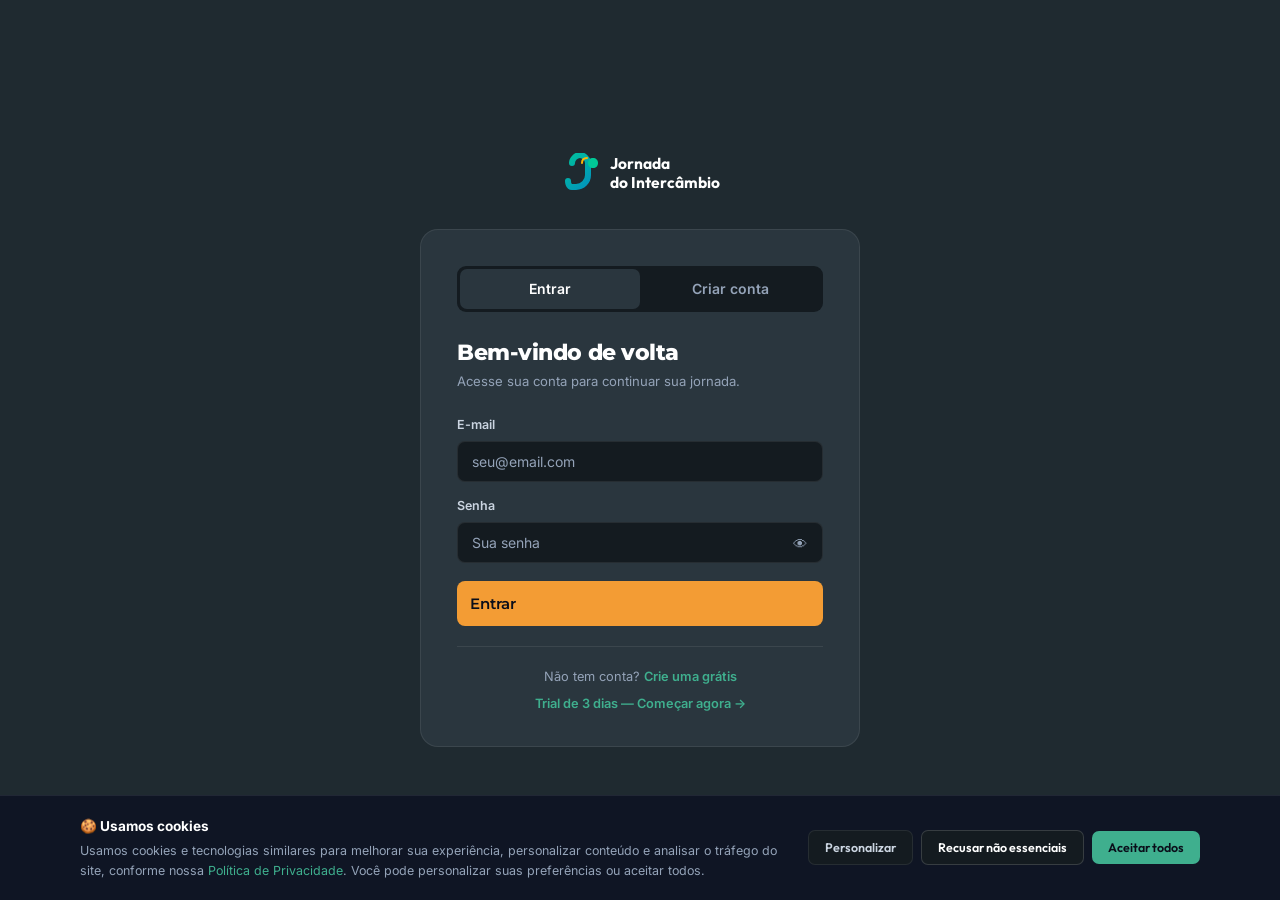
<file: login.html>
<!DOCTYPE html>
<html lang="pt-BR">

<head>
    <meta charset="UTF-8" />
    <meta name="viewport" content="width=device-width, initial-scale=1.0" />
    <meta http-equiv="X-Frame-Options" content="DENY" />
    <meta http-equiv="X-Content-Type-Options" content="nosniff" />
    <title>Entrar — Jornada do Intercâmbio</title>
    <link rel="preconnect" href="https://fonts.googleapis.com" />
    <link rel="preconnect" href="https://fonts.gstatic.com" crossorigin />
    <link
        href="https://fonts.googleapis.com/css2?family=Outfit:wght@400;600;700;800;900&family=Inter:wght@400;500;600&display=swap"
        rel="stylesheet" />
    <link rel="stylesheet" href="style.css" />
    <style>
        body {
            min-height: 100vh;
            display: flex;
            align-items: center;
            justify-content: center;
            background: var(--bg);
            padding: 24px;
        }

        .auth-wrap {
            width: 100%;
            max-width: 440px;
        }

        .auth-logo {
            display: flex;
            align-items: center;
            gap: 10px;
            margin-bottom: 36px;
            justify-content: center;
        }

        .auth-card {
            background: var(--bg2);
            border: 1px solid var(--border);
            border-radius: 18px;
            padding: 36px 36px 32px;
        }

        .auth-tabs {
            display: flex;
            background: var(--bg3);
            border-radius: 9px;
            padding: 3px;
            margin-bottom: 28px;
        }

        .auth-tab {
            flex: 1;
            padding: 9px;
            border-radius: 7px;
            font-size: 0.875rem;
            font-weight: 600;
            color: var(--muted);
            transition: var(--t);
            cursor: pointer;
            text-align: center;
        }

        .auth-tab.active {
            background: var(--bg2);
            color: var(--white);
        }

        .auth-panel {
            display: none;
        }

        .auth-panel.active {
            display: block;
        }

        .auth-panel h2 {
            font-size: 1.4rem;
            font-weight: 800;
            margin-bottom: 6px;
        }

        .auth-panel p.sub {
            font-size: 0.82rem;
            color: var(--muted);
            margin-bottom: 24px;
            line-height: 1.5;
        }

        .field {
            display: flex;
            flex-direction: column;
            gap: 6px;
            margin-bottom: 14px;
        }

        .field label {
            font-size: 0.78rem;
            font-weight: 600;
            color: var(--muted2);
        }

        .field input {
            background: var(--bg3);
            border: 1px solid var(--border);
            border-radius: 8px;
            padding: 11px 14px;
            color: var(--white);
            font-size: 0.875rem;
            outline: none;
            font-family: 'Inter', sans-serif;
            transition: var(--t);
        }

        .field input:focus {
            border-color: var(--green);
        }

        .field input::placeholder {
            color: var(--muted);
        }

        .field-row {
            display: grid;
            grid-template-columns: 1fr 1fr;
            gap: 12px;
        }

        .auth-err {
            background: rgba(220, 38, 38, 0.1);
            border: 1px solid rgba(220, 38, 38, 0.25);
            color: #f87171;
            border-radius: 8px;
            padding: 10px 14px;
            font-size: 0.8rem;
            margin-bottom: 14px;
            display: none;
        }

        .auth-err.show {
            display: block;
        }

        .auth-ok {
            background: rgba(0, 200, 150, 0.08);
            border: 1px solid rgba(0, 200, 150, 0.2);
            color: var(--green);
            border-radius: 8px;
            padding: 10px 14px;
            font-size: 0.8rem;
            margin-bottom: 14px;
            display: none;
        }

        .auth-ok.show {
            display: block;
        }

        .auth-divider {
            border: none;
            border-top: 1px solid var(--border);
            margin: 20px 0;
        }

        .auth-link {
            font-size: 0.8rem;
            color: var(--muted);
            text-align: center;
            margin-top: 16px;
        }

        .auth-link a {
            color: var(--green);
            font-weight: 600;
        }

        .trial-badge {
            background: linear-gradient(135deg, rgba(245, 166, 35, 0.1), rgba(0, 200, 150, 0.1));
            border: 1px solid rgba(245, 166, 35, 0.25);
            border-radius: 10px;
            padding: 14px 16px;
            margin-bottom: 20px;
            font-size: 0.8rem;
            line-height: 1.5;
            color: var(--muted2);
        }

        .trial-badge strong {
            color: var(--gold);
            display: block;
            margin-bottom: 3px;
            font-size: 0.9rem;
        }

        .pass-wrap {
            position: relative;
        }

        .pass-wrap input {
            width: 100%;
            padding-right: 42px;
        }

        .pass-eye {
            position: absolute;
            right: 12px;
            top: 50%;
            transform: translateY(-50%);
            cursor: pointer;
            background: none;
            border: none;
            color: var(--muted);
            font-size: 0.9rem;
            padding: 4px;
        }

        .pw-strength {
            height: 3px;
            border-radius: 2px;
            margin-top: 5px;
            background: var(--border);
            transition: var(--t);
        }

        .pw-strength-bar {
            height: 100%;
            border-radius: 2px;
            width: 0;
            transition: width 0.3s var(--ease);
        }

        .pw-hint {
            font-size: 0.7rem;
            color: var(--muted);
            margin-top: 3px;
        }

        .checkbox-row {
            display: flex;
            align-items: flex-start;
            gap: 10px;
            margin: 14px 0;
        }

        .checkbox-row input[type=checkbox] {
            width: 16px;
            height: 16px;
            margin-top: 2px;
            accent-color: var(--green);
            flex-shrink: 0;
        }

        .checkbox-row label {
            font-size: 0.78rem;
            color: var(--muted);
            line-height: 1.5;
        }

        .checkbox-row a {
            color: var(--green);
        }

        .btn-submit {
            width: 100%;
            padding: 13px;
            font-size: 0.95rem;
            margin-top: 4px;
        }

        .btn-submit:disabled {
            opacity: 0.5;
            cursor: not-allowed;
            transform: none !important;
        }

        .spinner {
            display: inline-block;
            width: 16px;
            height: 16px;
            border: 2px solid rgba(10, 14, 26, 0.5);
            border-top-color: #0A0E1A;
            border-radius: 50%;
            animation: spin 0.7s linear infinite;
            vertical-align: middle;
            margin-right: 6px;
        }

        @keyframes spin {
            to {
                transform: rotate(360deg);
            }
        }

        @media(max-width:480px) {
            .auth-card {
                padding: 28px 20px;
            }

            .field-row {
                grid-template-columns: 1fr;
            }
        }
    </style>
</head>

<body>
    <div class="auth-wrap">
        <a href="index.html" class="auth-logo" style="text-decoration:none">
            <img src="logo.svg" alt="Jornada do Intercâmbio" class="logo-img">
            <div class="logo-text">Jornada<br>do Intercâmbio</div>
        </a>

        <div class="auth-card">
            <div class="auth-tabs">
                <div class="auth-tab active" data-tab="login">Entrar</div>
                <div class="auth-tab" data-tab="register">Criar conta</div>
            </div>

            <!-- LOGIN -->
            <div class="auth-panel active" id="panel-login">
                <h2>Bem-vindo de volta</h2>
                <p class="sub">Acesse sua conta para continuar sua jornada.</p>
                <div class="auth-err" id="login-err"></div>
                <div class="auth-ok" id="login-ok"></div>
                <div class="field">
                    <label>E-mail</label>
                    <input type="email" id="login-email" placeholder="seu@email.com" autocomplete="email" />
                </div>
                <div class="field">
                    <label>Senha</label>
                    <div class="pass-wrap">
                        <input type="password" id="login-pwd" placeholder="Sua senha" autocomplete="current-password" />
                        <button class="pass-eye" onclick="togglePass('login-pwd',this)">👁</button>
                    </div>
                </div>
                <button class="btn btn-primary btn-submit" id="btn-login">Entrar</button>
                <hr class="auth-divider" />
                <p class="auth-link">Não tem conta? <a href="#" onclick="switchTab('register')">Crie uma grátis</a></p>
                <p class="auth-link" style="margin-top:6px"><a href="signup.html">Trial de 3 dias — Começar agora →</a>
                </p>
            </div>

            <!-- REGISTER QUICK -->
            <div class="auth-panel" id="panel-register">
                <div class="trial-badge">
                    <strong>🎁 Trial gratuito de 3 dias</strong>
                    Acesso completo à plataforma. Sem cartão de crédito. Cancele quando quiser.
                </div>
                <h2>Criar sua conta</h2>
                <p class="sub">Para uma experiência personalizada, complete o perfil completo. Ou cadastre-se
                    rapidamente abaixo.</p>
                <div class="auth-err" id="reg-err"></div>
                <div class="field-row">
                    <div class="field"><label>Nome completo *</label><input type="text" id="reg-name"
                            placeholder="Seu nome" autocomplete="name" /></div>
                    <div class="field"><label>Telefone / WhatsApp</label><input type="tel" id="reg-phone"
                            placeholder="+55 11 99999-9999" /></div>
                </div>
                <div class="field"><label>E-mail *</label><input type="email" id="reg-email" placeholder="seu@email.com"
                        autocomplete="email" /></div>
                <div class="field">
                    <label>Senha * <span class="pw-hint">(mín. 8 caracteres)</span></label>
                    <div class="pass-wrap">
                        <input type="password" id="reg-pwd" placeholder="Crie uma senha forte"
                            autocomplete="new-password" oninput="checkStrength(this)" />
                        <button class="pass-eye" onclick="togglePass('reg-pwd',this)">👁</button>
                    </div>
                    <div class="pw-strength">
                        <div class="pw-strength-bar" id="pw-bar"></div>
                    </div>
                </div>
                <div class="field"><label>Confirmar senha *</label>
                    <div class="pass-wrap">
                        <input type="password" id="reg-pwd2" placeholder="Repita a senha" autocomplete="new-password" />
                        <button class="pass-eye" onclick="togglePass('reg-pwd2',this)">👁</button>
                    </div>
                </div>
                <div class="checkbox-row">
                    <input type="checkbox" id="reg-terms" />
                    <label for="reg-terms">Li e aceito os <a href="terms.html" target="_blank">Termos de Serviço</a> e a
                        <a href="privacy.html" target="_blank">Política de Privacidade</a>.</label>
                </div>
                <button class="btn btn-primary btn-submit" id="btn-register">Criar conta e iniciar trial</button>
                <hr class="auth-divider" />
                <p class="auth-link">Quer preencher seu perfil completo e personalizar a experiência? <a
                        href="signup.html">Cadastro completo →</a></p>
                <p class="auth-link" style="margin-top:6px">Já tem conta? <a href="#"
                        onclick="switchTab('login')">Entrar</a></p>
            </div>
        </div>
    </div>

    <script src="auth.js"></script>
    <script src="cookie-consent.js"></script>
    <script>
        // Redirect se já logado
        if (JAuth.isLoggedIn() && JAuth.hasAccess()) window.location.href = 'index.html';

        function switchTab(tab) {
            document.querySelectorAll('.auth-tab').forEach(t => t.classList.toggle('active', t.dataset.tab === tab));
            document.querySelectorAll('.auth-panel').forEach(p => p.classList.toggle('active', p.id === 'panel-' + tab));
        }
        document.querySelectorAll('.auth-tab').forEach(t => t.addEventListener('click', () => switchTab(t.dataset.tab)));

        function togglePass(id, btn) {
            const el = document.getElementById(id);
            el.type = el.type === 'password' ? 'text' : 'password';
            btn.textContent = el.type === 'password' ? '👁' : '🙈';
        }

        function checkStrength(input) {
            const v = input.value;
            let score = 0;
            if (v.length >= 8) score++;
            if (/[A-Z]/.test(v)) score++;
            if (/[0-9]/.test(v)) score++;
            if (/[^A-Za-z0-9]/.test(v)) score++;
            const bar = document.getElementById('pw-bar');
            const colors = ['#ef4444', '#f97316', '#eab308', '#22c55e'];
            bar.style.width = (score * 25) + '%';
            bar.style.background = colors[score - 1] || 'var(--border)';
        }

        function showErr(id, msg) {
            const el = document.getElementById(id);
            el.textContent = msg; el.classList.add('show');
            setTimeout(() => el.classList.remove('show'), 5000);
        }
        function showOk(id, msg) {
            const el = document.getElementById(id);
            el.textContent = msg; el.classList.add('show');
        }
        function setLoading(btnId, loading, text) {
            const btn = document.getElementById(btnId);
            btn.disabled = loading;
            btn.innerHTML = loading ? `<span class="spinner"></span>${text}` : text;
        }

        // Login
        document.getElementById('btn-login').addEventListener('click', async () => {
            const email = document.getElementById('login-email').value.trim();
            const pwd = document.getElementById('login-pwd').value;
            if (!email || !pwd) { showErr('login-err', 'Preencha e-mail e senha.'); return; }
            setLoading('btn-login', true, 'Entrando…');
            const res = await JAuth.login(email, pwd);
            setLoading('btn-login', false, 'Entrar');
            if (res.ok) {
                showOk('login-ok', '✓ Bem-vindo! Redirecionando…');
                setTimeout(() => window.location.href = 'index.html', 1200);
            } else {
                showErr('login-err', res.error);
            }
        });
        document.getElementById('login-pwd').addEventListener('keydown', e => { if (e.key === 'Enter') document.getElementById('btn-login').click(); });

        // Register
        document.getElementById('btn-register').addEventListener('click', async () => {
            const name = document.getElementById('reg-name').value.trim();
            const phone = document.getElementById('reg-phone').value.trim();
            const email = document.getElementById('reg-email').value.trim();
            const pwd = document.getElementById('reg-pwd').value;
            const pwd2 = document.getElementById('reg-pwd2').value;
            const terms = document.getElementById('reg-terms').checked;

            if (!name || !email || !pwd) { showErr('reg-err', 'Preencha todos os campos obrigatórios.'); return; }
            if (pwd !== pwd2) { showErr('reg-err', 'As senhas não coincidem.'); return; }
            if (!terms) { showErr('reg-err', 'Você precisa aceitar os Termos de Serviço para continuar.'); return; }

            setLoading('btn-register', true, 'Criando conta…');
            const res = await JAuth.register({ name, email, phone, password: pwd, plan: 'trial' });
            setLoading('btn-register', false, 'Criar conta e iniciar trial');
            if (res.ok) {
                showOk('reg-err', ''); // limpa erro
                window.location.href = 'index.html';
            } else {
                showErr('reg-err', res.error);
            }
        });
    </script>
</body>

</html>
</file>
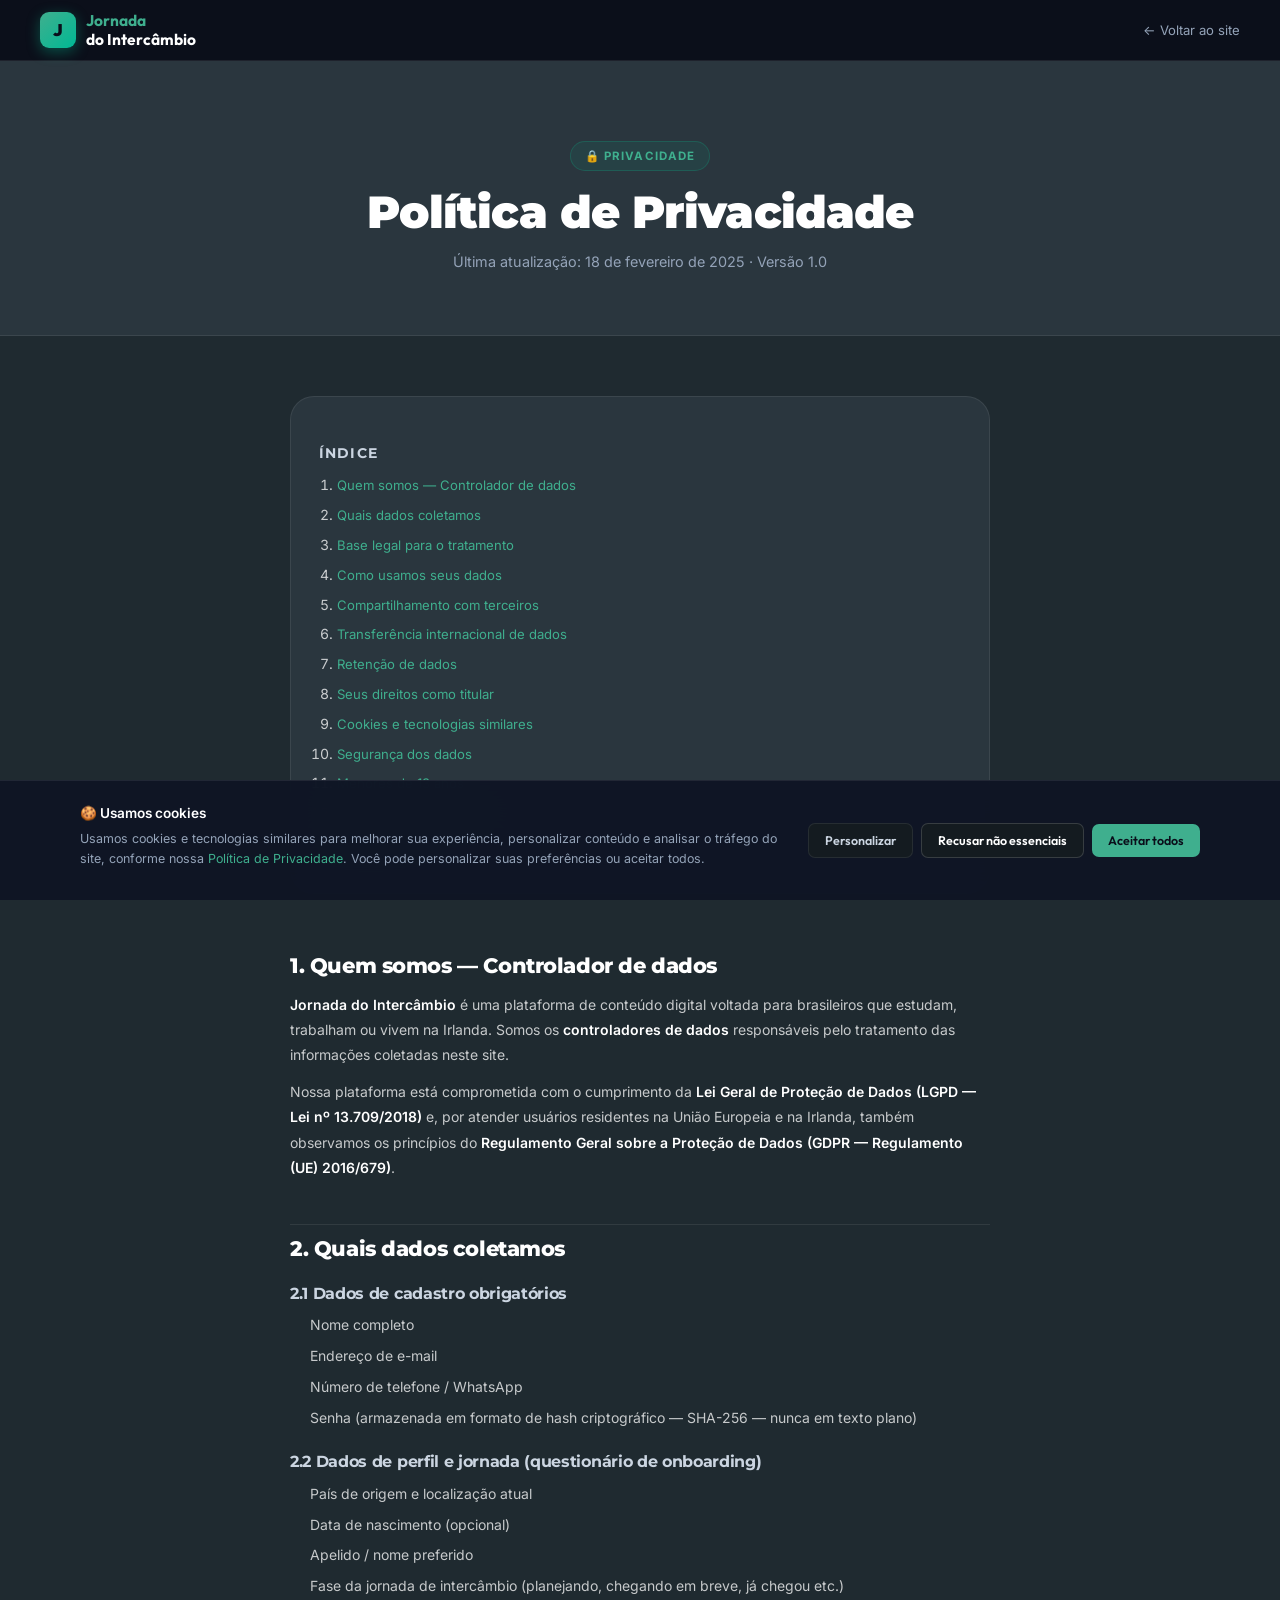
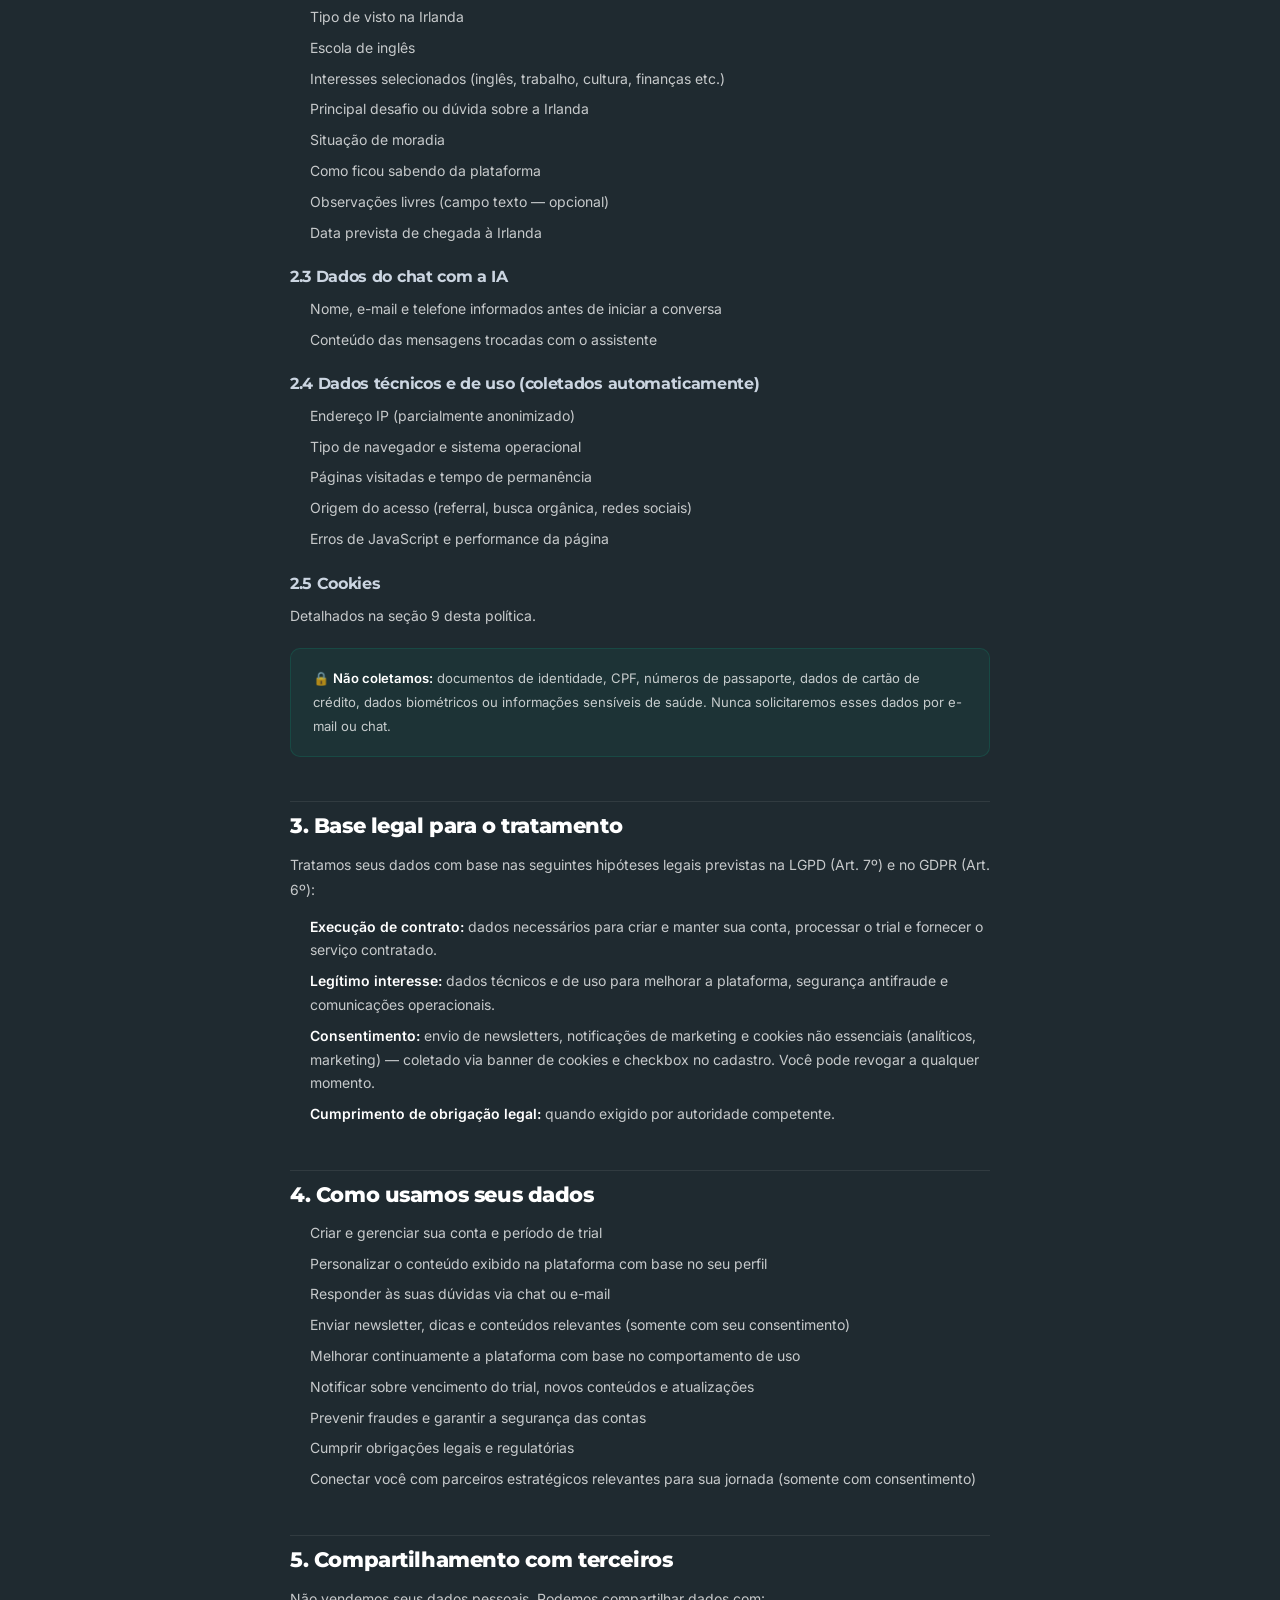
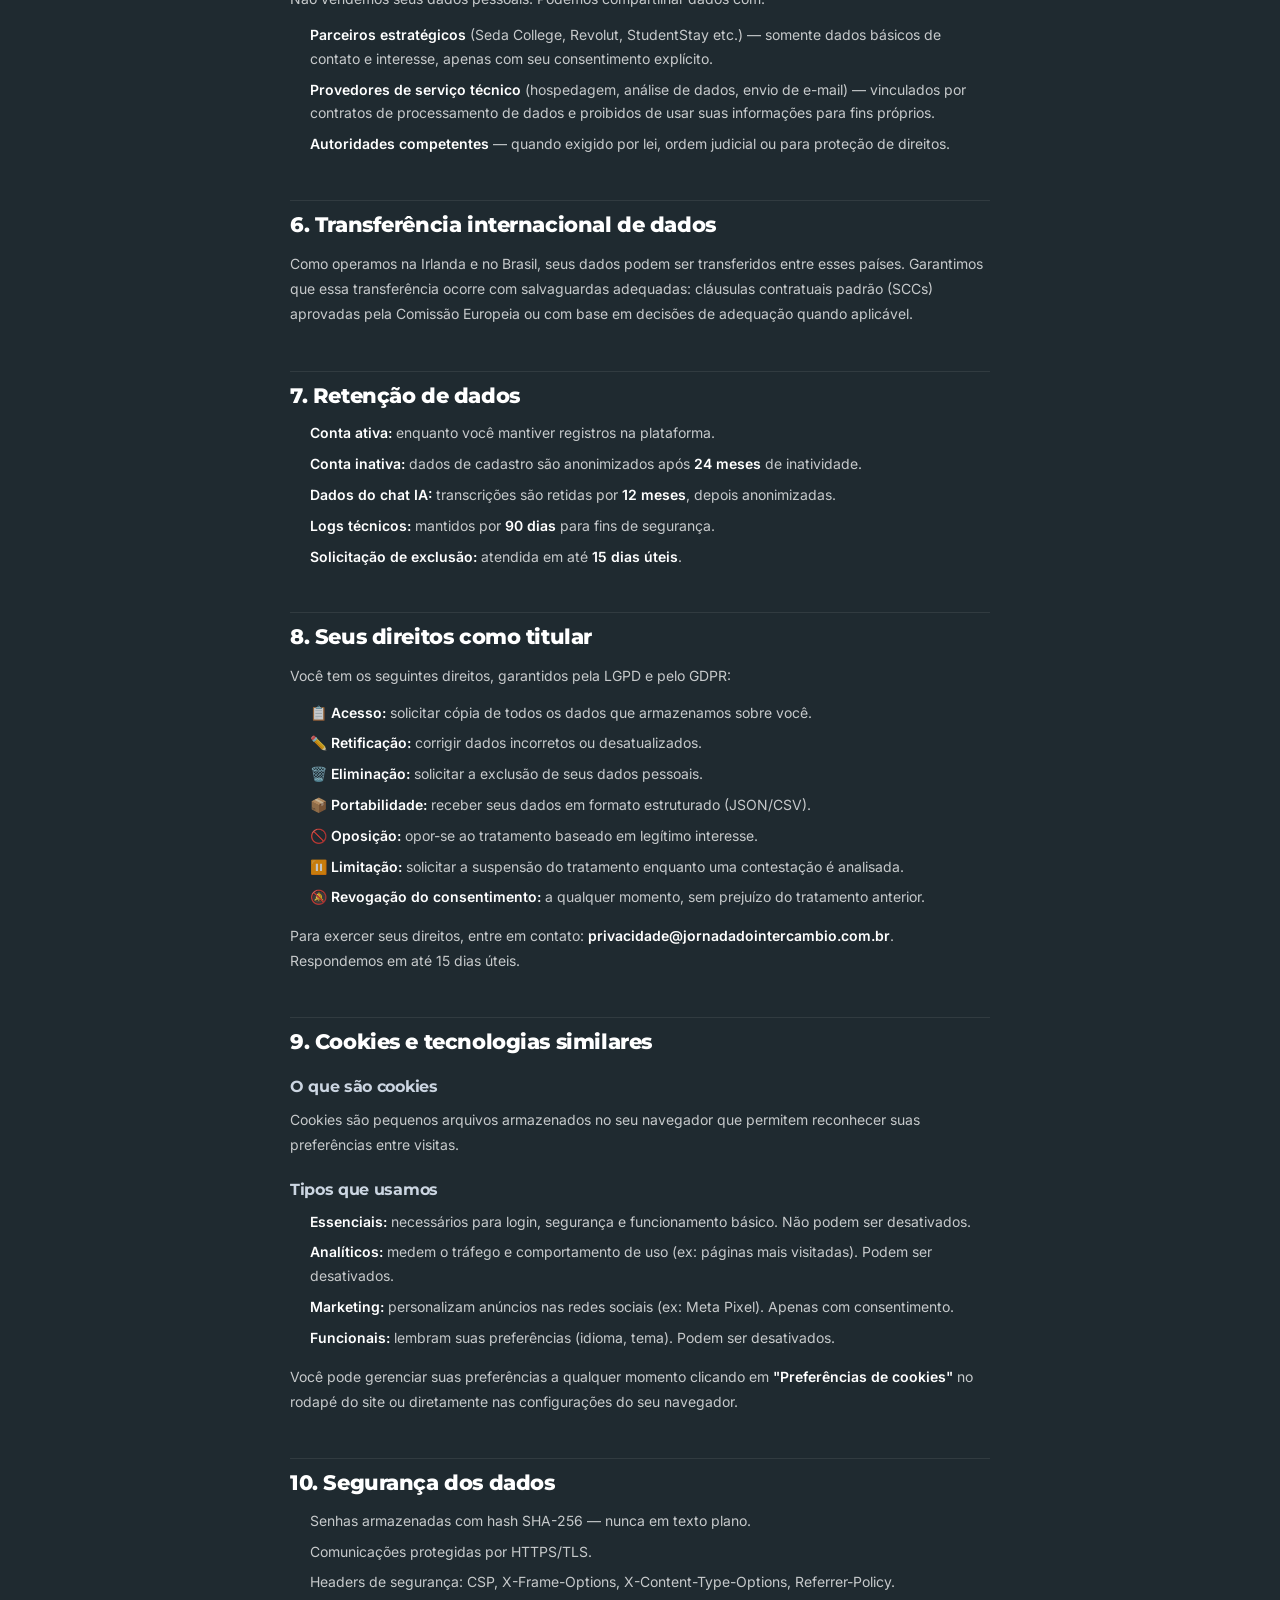
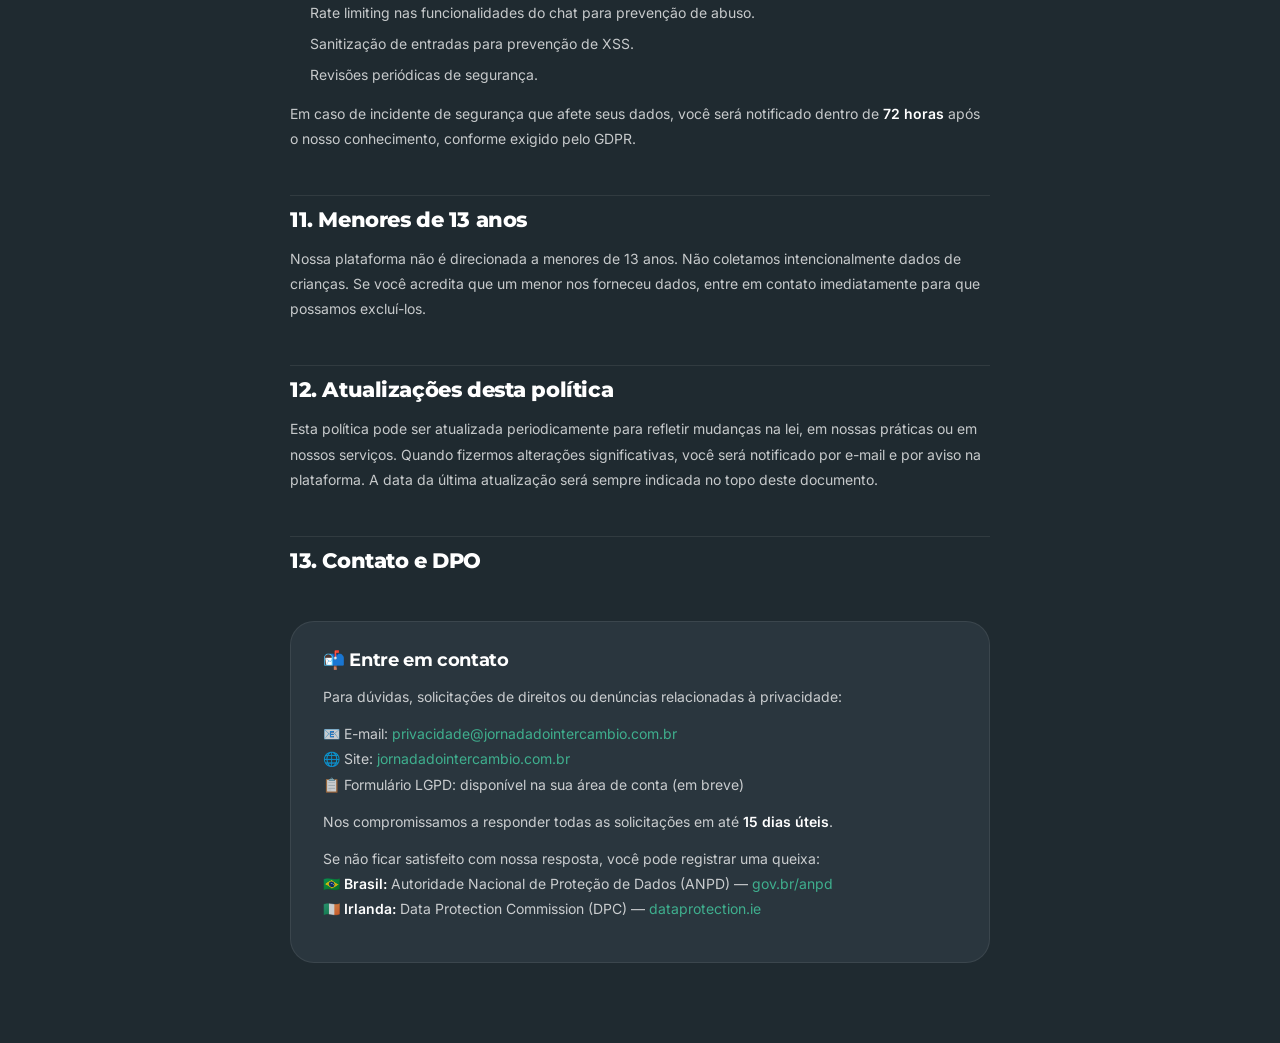
<file: privacy.html>
<!DOCTYPE html>
<html lang="pt-BR">

<head>
    <meta charset="UTF-8" />
    <meta name="viewport" content="width=device-width, initial-scale=1.0" />
    <title>Política de Privacidade — Jornada do Intercâmbio</title>
    <link rel="preconnect" href="https://fonts.googleapis.com" />
    <link rel="preconnect" href="https://fonts.gstatic.com" crossorigin />
    <link
        href="https://fonts.googleapis.com/css2?family=Outfit:wght@400;600;700;800&family=Inter:wght@400;500;600&display=swap"
        rel="stylesheet" />
    <link rel="stylesheet" href="style.css" />
    <style>
        .legal-hero {
            background: var(--bg2);
            border-bottom: 1px solid var(--border);
            padding: 80px 0 48px;
            text-align: center;
        }

        .legal-hero .pill {
            display: inline-flex;
            align-items: center;
            gap: 8px;
            background: rgba(0, 200, 150, 0.08);
            border: 1px solid rgba(0, 200, 150, 0.2);
            color: var(--green);
            padding: 5px 14px;
            border-radius: 100px;
            font-size: 0.72rem;
            font-weight: 700;
            text-transform: uppercase;
            letter-spacing: 0.1em;
            margin-bottom: 16px;
        }

        .legal-hero h1 {
            font-size: clamp(1.8rem, 4vw, 2.8rem);
            font-weight: 900;
            margin-bottom: 10px;
        }

        .legal-hero p {
            font-size: 0.9rem;
            color: var(--muted);
        }

        .legal-body {
            max-width: 780px;
            margin: 0 auto;
            padding: 60px 40px 80px;
        }

        .legal-toc {
            background: var(--bg2);
            border: 1px solid var(--border);
            border-radius: var(--r2);
            padding: 24px 28px;
            margin-bottom: 48px;
        }

        .legal-toc h3 {
            font-size: 0.9rem;
            font-weight: 700;
            margin-bottom: 12px;
            color: var(--muted2);
            text-transform: uppercase;
            letter-spacing: 0.08em;
        }

        .legal-toc ol {
            padding-left: 18px;
            display: flex;
            flex-direction: column;
            gap: 6px;
        }

        .legal-toc a {
            font-size: 0.82rem;
            color: var(--green);
        }

        .legal-toc a:hover {
            text-decoration: underline;
        }

        h2 {
            font-size: 1.3rem;
            font-weight: 800;
            margin: 44px 0 14px;
            padding-top: 12px;
            color: var(--white);
            border-top: 1px solid var(--border);
        }

        h2:first-of-type {
            border-top: none;
            margin-top: 0;
        }

        h3 {
            font-size: 1rem;
            font-weight: 700;
            margin: 24px 0 10px;
            color: var(--muted2);
        }

        p {
            font-size: 0.875rem;
            color: rgba(255, 255, 255, 0.75);
            line-height: 1.8;
            margin-bottom: 12px;
        }

        ul,
        ol {
            padding-left: 20px;
            display: flex;
            flex-direction: column;
            gap: 7px;
            margin-bottom: 14px;
        }

        li {
            font-size: 0.875rem;
            color: rgba(255, 255, 255, 0.75);
            line-height: 1.7;
        }

        strong {
            color: var(--white);
            font-weight: 600;
        }

        .highlight {
            background: rgba(0, 200, 150, 0.06);
            border: 1px solid rgba(0, 200, 150, 0.15);
            border-radius: 10px;
            padding: 18px 22px;
            margin: 20px 0;
        }

        .highlight p {
            margin: 0;
            font-size: 0.82rem;
        }

        .contact-box {
            background: var(--bg2);
            border: 1px solid var(--border);
            border-radius: var(--r2);
            padding: 28px 32px;
            margin-top: 48px;
        }

        .contact-box h3 {
            color: var(--white);
            margin-top: 0;
            margin-bottom: 14px;
            font-size: 1.1rem;
        }

        .contact-box p {
            font-size: 0.875rem;
        }

        .contact-box a {
            color: var(--green);
        }

        .back-link {
            display: inline-flex;
            align-items: center;
            gap: 6px;
            color: var(--muted);
            font-size: 0.82rem;
            margin-bottom: 32px;
            transition: var(--t);
        }

        .back-link:hover {
            color: var(--white);
        }

        @media(max-width:600px) {
            .legal-body {
                padding: 40px 20px 60px;
            }
        }
    </style>
</head>

<body>

    <nav
        style="position:sticky;top:0;z-index:100;background:rgba(10,14,26,0.92);backdrop-filter:blur(20px);border-bottom:1px solid var(--border);padding:0 24px">
        <div
            style="max-width:1200px;margin:0 auto;height:60px;display:flex;align-items:center;justify-content:space-between">
            <a href="index.html" style="display:flex;align-items:center;gap:10px;text-decoration:none">
                <div class="logo-mark">J</div>
                <div class="logo-text"><span class="logo-green">Jornada</span><br>do Intercâmbio</div>
            </a>
            <a href="index.html" style="font-size:.82rem;color:var(--muted);display:flex;align-items:center;gap:5px">←
                Voltar ao site</a>
        </div>
    </nav>

    <div class="legal-hero">
        <div class="pill">🔒 Privacidade</div>
        <h1>Política de Privacidade</h1>
        <p>Última atualização: 18 de fevereiro de 2025 · Versão 1.0</p>
    </div>

    <div class="legal-body">

        <div class="legal-toc">
            <h3>Índice</h3>
            <ol>
                <li><a href="#controlador">Quem somos — Controlador de dados</a></li>
                <li><a href="#dados">Quais dados coletamos</a></li>
                <li><a href="#base">Base legal para o tratamento</a></li>
                <li><a href="#uso">Como usamos seus dados</a></li>
                <li><a href="#compartilhamento">Compartilhamento com terceiros</a></li>
                <li><a href="#transferencia">Transferência internacional de dados</a></li>
                <li><a href="#retencao">Retenção de dados</a></li>
                <li><a href="#direitos">Seus direitos como titular</a></li>
                <li><a href="#cookies">Cookies e tecnologias similares</a></li>
                <li><a href="#seguranca">Segurança dos dados</a></li>
                <li><a href="#menores">Menores de 13 anos</a></li>
                <li><a href="#atualizacoes">Atualizações desta política</a></li>
                <li><a href="#contato">Contato e DPO</a></li>
            </ol>
        </div>

        <!-- 1 -->
        <h2 id="controlador">1. Quem somos — Controlador de dados</h2>
        <p><strong>Jornada do Intercâmbio</strong> é uma plataforma de conteúdo digital voltada para brasileiros que
            estudam, trabalham ou vivem na Irlanda. Somos os <strong>controladores de dados</strong> responsáveis pelo
            tratamento das informações coletadas neste site.</p>
        <p>Nossa plataforma está comprometida com o cumprimento da <strong>Lei Geral de Proteção de Dados (LGPD — Lei nº
                13.709/2018)</strong> e, por atender usuários residentes na União Europeia e na Irlanda, também
            observamos os princípios do <strong>Regulamento Geral sobre a Proteção de Dados (GDPR — Regulamento (UE)
                2016/679)</strong>.</p>

        <!-- 2 -->
        <h2 id="dados">2. Quais dados coletamos</h2>

        <h3>2.1 Dados de cadastro obrigatórios</h3>
        <ul>
            <li>Nome completo</li>
            <li>Endereço de e-mail</li>
            <li>Número de telefone / WhatsApp</li>
            <li>Senha (armazenada em formato de hash criptográfico — SHA-256 — nunca em texto plano)</li>
        </ul>

        <h3>2.2 Dados de perfil e jornada (questionário de onboarding)</h3>
        <ul>
            <li>País de origem e localização atual</li>
            <li>Data de nascimento (opcional)</li>
            <li>Apelido / nome preferido</li>
            <li>Fase da jornada de intercâmbio (planejando, chegando em breve, já chegou etc.)</li>
            <li>Tipo de visto na Irlanda</li>
            <li>Escola de inglês</li>
            <li>Interesses selecionados (inglês, trabalho, cultura, finanças etc.)</li>
            <li>Principal desafio ou dúvida sobre a Irlanda</li>
            <li>Situação de moradia</li>
            <li>Como ficou sabendo da plataforma</li>
            <li>Observações livres (campo texto — opcional)</li>
            <li>Data prevista de chegada à Irlanda</li>
        </ul>

        <h3>2.3 Dados do chat com a IA</h3>
        <ul>
            <li>Nome, e-mail e telefone informados antes de iniciar a conversa</li>
            <li>Conteúdo das mensagens trocadas com o assistente</li>
        </ul>

        <h3>2.4 Dados técnicos e de uso (coletados automaticamente)</h3>
        <ul>
            <li>Endereço IP (parcialmente anonimizado)</li>
            <li>Tipo de navegador e sistema operacional</li>
            <li>Páginas visitadas e tempo de permanência</li>
            <li>Origem do acesso (referral, busca orgânica, redes sociais)</li>
            <li>Erros de JavaScript e performance da página</li>
        </ul>

        <h3>2.5 Cookies</h3>
        <p>Detalhados na seção 9 desta política.</p>

        <div class="highlight">
            <p>🔒 <strong>Não coletamos:</strong> documentos de identidade, CPF, números de passaporte, dados de cartão
                de crédito, dados biométricos ou informações sensíveis de saúde. Nunca solicitaremos esses dados por
                e-mail ou chat.</p>
        </div>

        <!-- 3 -->
        <h2 id="base">3. Base legal para o tratamento</h2>
        <p>Tratamos seus dados com base nas seguintes hipóteses legais previstas na LGPD (Art. 7º) e no GDPR (Art. 6º):
        </p>
        <ul>
            <li><strong>Execução de contrato:</strong> dados necessários para criar e manter sua conta, processar o
                trial e fornecer o serviço contratado.</li>
            <li><strong>Legítimo interesse:</strong> dados técnicos e de uso para melhorar a plataforma, segurança
                antifraude e comunicações operacionais.</li>
            <li><strong>Consentimento:</strong> envio de newsletters, notificações de marketing e cookies não essenciais
                (analíticos, marketing) — coletado via banner de cookies e checkbox no cadastro. Você pode revogar a
                qualquer momento.</li>
            <li><strong>Cumprimento de obrigação legal:</strong> quando exigido por autoridade competente.</li>
        </ul>

        <!-- 4 -->
        <h2 id="uso">4. Como usamos seus dados</h2>
        <ul>
            <li>Criar e gerenciar sua conta e período de trial</li>
            <li>Personalizar o conteúdo exibido na plataforma com base no seu perfil</li>
            <li>Responder às suas dúvidas via chat ou e-mail</li>
            <li>Enviar newsletter, dicas e conteúdos relevantes (somente com seu consentimento)</li>
            <li>Melhorar continuamente a plataforma com base no comportamento de uso</li>
            <li>Notificar sobre vencimento do trial, novos conteúdos e atualizações</li>
            <li>Prevenir fraudes e garantir a segurança das contas</li>
            <li>Cumprir obrigações legais e regulatórias</li>
            <li>Conectar você com parceiros estratégicos relevantes para sua jornada (somente com consentimento)</li>
        </ul>

        <!-- 5 -->
        <h2 id="compartilhamento">5. Compartilhamento com terceiros</h2>
        <p>Não vendemos seus dados pessoais. Podemos compartilhar dados com:</p>
        <ul>
            <li><strong>Parceiros estratégicos</strong> (Seda College, Revolut, StudentStay etc.) — somente dados
                básicos de contato e interesse, apenas com seu consentimento explícito.</li>
            <li><strong>Provedores de serviço técnico</strong> (hospedagem, análise de dados, envio de e-mail) —
                vinculados por contratos de processamento de dados e proibidos de usar suas informações para fins
                próprios.</li>
            <li><strong>Autoridades competentes</strong> — quando exigido por lei, ordem judicial ou para proteção de
                direitos.</li>
        </ul>

        <!-- 6 -->
        <h2 id="transferencia">6. Transferência internacional de dados</h2>
        <p>Como operamos na Irlanda e no Brasil, seus dados podem ser transferidos entre esses países. Garantimos que
            essa transferência ocorre com salvaguardas adequadas: cláusulas contratuais padrão (SCCs) aprovadas pela
            Comissão Europeia ou com base em decisões de adequação quando aplicável.</p>

        <!-- 7 -->
        <h2 id="retencao">7. Retenção de dados</h2>
        <ul>
            <li><strong>Conta ativa:</strong> enquanto você mantiver registros na plataforma.</li>
            <li><strong>Conta inativa:</strong> dados de cadastro são anonimizados após <strong>24 meses</strong> de
                inatividade.</li>
            <li><strong>Dados do chat IA:</strong> transcrições são retidas por <strong>12 meses</strong>, depois
                anonimizadas.</li>
            <li><strong>Logs técnicos:</strong> mantidos por <strong>90 dias</strong> para fins de segurança.</li>
            <li><strong>Solicitação de exclusão:</strong> atendida em até <strong>15 dias úteis</strong>.</li>
        </ul>

        <!-- 8 -->
        <h2 id="direitos">8. Seus direitos como titular</h2>
        <p>Você tem os seguintes direitos, garantidos pela LGPD e pelo GDPR:</p>
        <ul>
            <li>📋 <strong>Acesso:</strong> solicitar cópia de todos os dados que armazenamos sobre você.</li>
            <li>✏️ <strong>Retificação:</strong> corrigir dados incorretos ou desatualizados.</li>
            <li>🗑️ <strong>Eliminação:</strong> solicitar a exclusão de seus dados pessoais.</li>
            <li>📦 <strong>Portabilidade:</strong> receber seus dados em formato estruturado (JSON/CSV).</li>
            <li>🚫 <strong>Oposição:</strong> opor-se ao tratamento baseado em legítimo interesse.</li>
            <li>⏸️ <strong>Limitação:</strong> solicitar a suspensão do tratamento enquanto uma contestação é analisada.
            </li>
            <li>🔕 <strong>Revogação do consentimento:</strong> a qualquer momento, sem prejuízo do tratamento anterior.
            </li>
        </ul>
        <p>Para exercer seus direitos, entre em contato: <strong>privacidade@jornadadointercambio.com.br</strong>.
            Respondemos em até 15 dias úteis.</p>

        <!-- 9 -->
        <h2 id="cookies">9. Cookies e tecnologias similares</h2>
        <h3>O que são cookies</h3>
        <p>Cookies são pequenos arquivos armazenados no seu navegador que permitem reconhecer suas preferências entre
            visitas.</p>
        <h3>Tipos que usamos</h3>
        <ul>
            <li><strong>Essenciais:</strong> necessários para login, segurança e funcionamento básico. Não podem ser
                desativados.</li>
            <li><strong>Analíticos:</strong> medem o tráfego e comportamento de uso (ex: páginas mais visitadas). Podem
                ser desativados.</li>
            <li><strong>Marketing:</strong> personalizam anúncios nas redes sociais (ex: Meta Pixel). Apenas com
                consentimento.</li>
            <li><strong>Funcionais:</strong> lembram suas preferências (idioma, tema). Podem ser desativados.</li>
        </ul>
        <p>Você pode gerenciar suas preferências a qualquer momento clicando em <strong>"Preferências de
                cookies"</strong> no rodapé do site ou diretamente nas configurações do seu navegador.</p>

        <!-- 10 -->
        <h2 id="seguranca">10. Segurança dos dados</h2>
        <ul>
            <li>Senhas armazenadas com hash SHA-256 — nunca em texto plano.</li>
            <li>Comunicações protegidas por HTTPS/TLS.</li>
            <li>Headers de segurança: CSP, X-Frame-Options, X-Content-Type-Options, Referrer-Policy.</li>
            <li>Rate limiting nas funcionalidades do chat para prevenção de abuso.</li>
            <li>Sanitização de entradas para prevenção de XSS.</li>
            <li>Revisões periódicas de segurança.</li>
        </ul>
        <p>Em caso de incidente de segurança que afete seus dados, você será notificado dentro de <strong>72
                horas</strong> após o nosso conhecimento, conforme exigido pelo GDPR.</p>

        <!-- 11 -->
        <h2 id="menores">11. Menores de 13 anos</h2>
        <p>Nossa plataforma não é direcionada a menores de 13 anos. Não coletamos intencionalmente dados de crianças. Se
            você acredita que um menor nos forneceu dados, entre em contato imediatamente para que possamos excluí-los.
        </p>

        <!-- 12 -->
        <h2 id="atualizacoes">12. Atualizações desta política</h2>
        <p>Esta política pode ser atualizada periodicamente para refletir mudanças na lei, em nossas práticas ou em
            nossos serviços. Quando fizermos alterações significativas, você será notificado por e-mail e por aviso na
            plataforma. A data da última atualização será sempre indicada no topo deste documento.</p>

        <!-- 13 -->
        <h2 id="contato">13. Contato e DPO</h2>
        <div class="contact-box">
            <h3>📬 Entre em contato</h3>
            <p>Para dúvidas, solicitações de direitos ou denúncias relacionadas à privacidade:</p>
            <p>
                📧 E-mail: <a
                    href="mailto:privacidade@jornadadointercambio.com.br">privacidade@jornadadointercambio.com.br</a><br>
                🌐 Site: <a href="index.html">jornadadointercambio.com.br</a><br>
                📋 Formulário LGPD: disponível na sua área de conta (em breve)
            </p>
            <p>Nos compromissamos a responder todas as solicitações em até <strong>15 dias úteis</strong>.</p>
            <p>Se não ficar satisfeito com nossa resposta, você pode registrar uma queixa:<br>
                🇧🇷 <strong>Brasil:</strong> Autoridade Nacional de Proteção de Dados (ANPD) — <a
                    href="https://www.gov.br/anpd" target="_blank" rel="noopener">gov.br/anpd</a><br>
                🇮🇪 <strong>Irlanda:</strong> Data Protection Commission (DPC) — <a
                    href="https://www.dataprotection.ie" target="_blank" rel="noopener">dataprotection.ie</a></p>
        </div>
    </div>

    <script src="cookie-consent.js"></script>
</body>

</html>
</file>
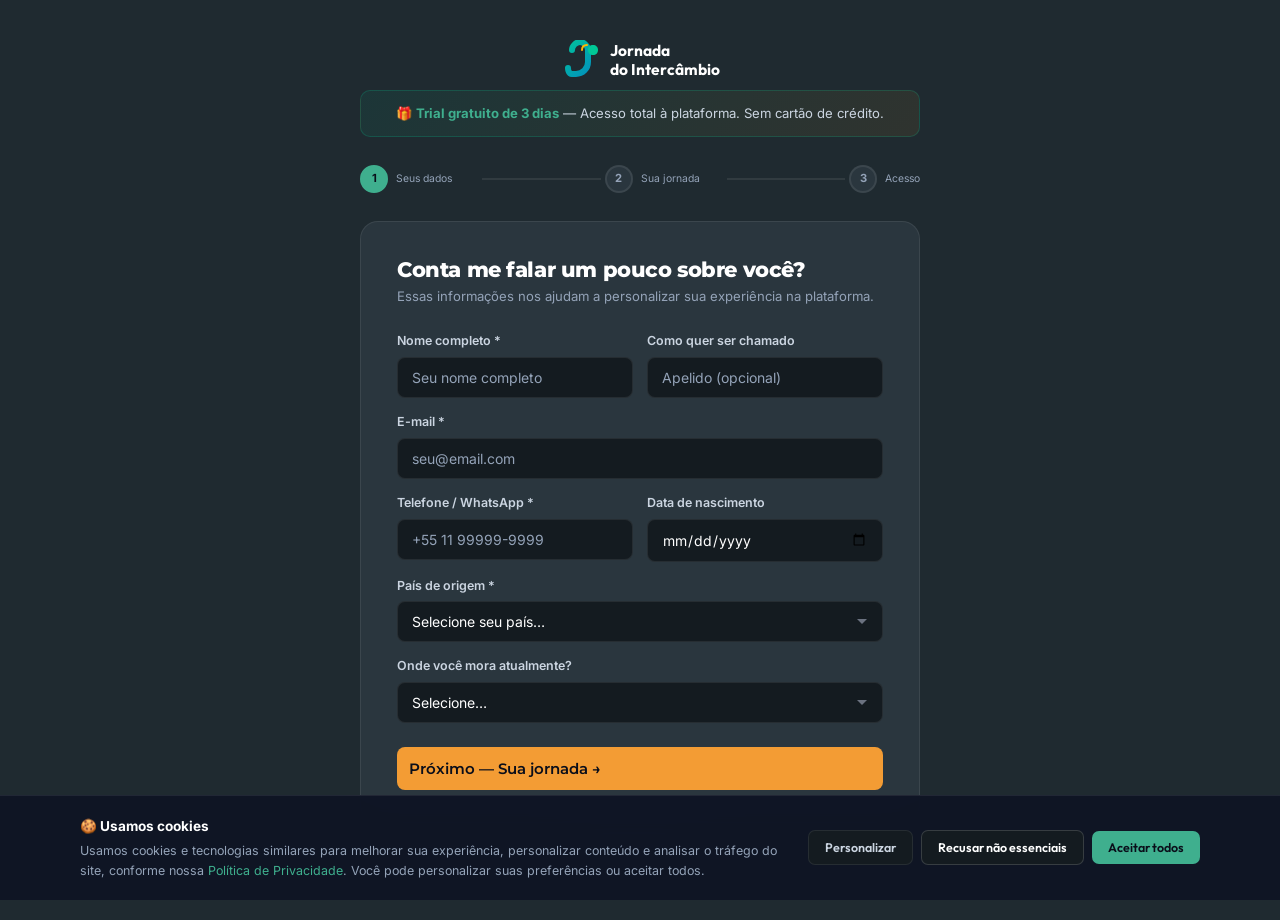
<file: signup.html>
<!DOCTYPE html>
<html lang="pt-BR">

<head>
    <meta charset="UTF-8" />
    <meta name="viewport" content="width=device-width, initial-scale=1.0" />
    <meta http-equiv="X-Frame-Options" content="DENY" />
    <title>Criar Perfil Completo — Jornada do Intercâmbio</title>
    <link rel="preconnect" href="https://fonts.googleapis.com" />
    <link rel="preconnect" href="https://fonts.gstatic.com" crossorigin />
    <link
        href="https://fonts.googleapis.com/css2?family=Outfit:wght@400;600;700;800;900&family=Inter:wght@400;500;600&display=swap"
        rel="stylesheet" />
    <link rel="stylesheet" href="style.css" />
    <style>
        body {
            min-height: 100vh;
            display: flex;
            align-items: flex-start;
            justify-content: center;
            background: var(--bg);
            padding: 40px 20px 60px;
        }

        .su-wrap {
            width: 100%;
            max-width: 560px;
        }

        .su-logo {
            display: flex;
            align-items: center;
            gap: 10px;
            margin-bottom: 10px;
            justify-content: center;
        }

        .su-trial {
            background: linear-gradient(135deg, rgba(0, 200, 150, 0.08), rgba(245, 166, 35, 0.08));
            border: 1px solid rgba(0, 200, 150, 0.2);
            border-radius: 10px;
            padding: 12px 18px;
            text-align: center;
            font-size: 0.82rem;
            color: var(--muted2);
            margin-bottom: 28px;
        }

        .su-trial strong {
            color: var(--green);
        }

        /* Progress */
        .su-progress {
            display: flex;
            align-items: center;
            gap: 0;
            margin-bottom: 28px;
        }

        .su-step {
            display: flex;
            align-items: center;
            gap: 8px;
            flex: 1;
        }

        .su-step:last-child {
            flex: 0;
        }

        .su-dot {
            width: 28px;
            height: 28px;
            border-radius: 50%;
            border: 2px solid var(--border);
            background: var(--bg2);
            color: var(--muted);
            font-size: 0.7rem;
            font-weight: 700;
            display: flex;
            align-items: center;
            justify-content: center;
            flex-shrink: 0;
            transition: var(--t);
        }

        .su-dot.active {
            border-color: var(--green);
            background: var(--green);
            color: #0A0E1A;
        }

        .su-dot.done {
            border-color: var(--green);
            background: rgba(0, 200, 150, 0.15);
            color: var(--green);
        }

        .su-line {
            flex: 1;
            height: 2px;
            background: var(--border);
            margin: 0 4px;
            transition: var(--t);
        }

        .su-line.active {
            background: var(--green);
        }

        .su-step-label {
            font-size: 0.65rem;
            color: var(--muted);
            white-space: nowrap;
        }

        /* Card */
        .su-card {
            background: var(--bg2);
            border: 1px solid var(--border);
            border-radius: 18px;
            padding: 36px 36px 32px;
        }

        .su-card h2 {
            font-size: 1.3rem;
            font-weight: 800;
            margin-bottom: 5px;
        }

        .su-card p.sub {
            font-size: 0.82rem;
            color: var(--muted);
            margin-bottom: 24px;
            line-height: 1.5;
        }

        .panel {
            display: none;
        }

        .panel.active {
            display: block;
        }

        /* Fields */
        .f {
            display: flex;
            flex-direction: column;
            gap: 6px;
            margin-bottom: 14px;
        }

        .f label {
            font-size: 0.78rem;
            font-weight: 600;
            color: var(--muted2);
        }

        .f input,
        .f select,
        .f textarea {
            background: var(--bg3);
            border: 1px solid var(--border);
            border-radius: 8px;
            padding: 11px 14px;
            color: var(--white);
            font-size: 0.875rem;
            outline: none;
            font-family: 'Inter', sans-serif;
            transition: var(--t);
            width: 100%;
        }

        .f select {
            appearance: none;
            cursor: pointer;
            background-image: url("data:image/svg+xml,%3Csvg xmlns='http://www.w3.org/2000/svg' width='12' height='8' viewBox='0 0 12 8'%3E%3Cpath fill='%236B7280' d='M1 1l5 5 5-5'/%3E%3C/svg%3E");
            background-repeat: no-repeat;
            background-position: right 14px center;
            padding-right: 38px;
        }

        .f select option {
            background: #1a2030;
        }

        .f input:focus,
        .f select:focus,
        .f textarea:focus {
            border-color: var(--green);
        }

        .f input::placeholder,
        .f textarea::placeholder {
            color: var(--muted);
        }

        .f textarea {
            resize: vertical;
            min-height: 80px;
        }

        .f-row {
            display: grid;
            grid-template-columns: 1fr 1fr;
            gap: 14px;
        }

        .f-opt {
            font-size: 0.7rem;
            color: var(--muted);
            margin-top: -10px;
            margin-bottom: 0;
        }

        /* Checkboxes grid */
        .check-grid {
            display: grid;
            grid-template-columns: 1fr 1fr;
            gap: 8px;
            margin-bottom: 14px;
        }

        .check-item {
            display: flex;
            align-items: center;
            gap: 8px;
            background: var(--bg3);
            border: 1px solid var(--border);
            border-radius: 8px;
            padding: 10px 12px;
            cursor: pointer;
            transition: var(--t);
        }

        .check-item:hover {
            border-color: rgba(0, 200, 150, 0.3);
        }

        .check-item input {
            width: 15px;
            height: 15px;
            accent-color: var(--green);
            flex-shrink: 0;
        }

        .check-item label {
            font-size: 0.8rem;
            cursor: pointer;
            line-height: 1.3;
        }

        .check-item.selected {
            border-color: rgba(0, 200, 150, 0.4);
            background: rgba(0, 200, 150, 0.06);
        }

        /* Errors */
        .su-err {
            background: rgba(220, 38, 38, 0.1);
            border: 1px solid rgba(220, 38, 38, 0.25);
            color: #f87171;
            border-radius: 8px;
            padding: 10px 14px;
            font-size: 0.8rem;
            margin-bottom: 14px;
            display: none;
        }

        .su-err.show {
            display: block;
        }

        /* Nav buttons */
        .su-nav {
            display: flex;
            gap: 12px;
            margin-top: 24px;
        }

        .btn-back {
            background: var(--bg3);
            color: var(--muted2);
            border: 1px solid var(--border);
            padding: 12px 22px;
            border-radius: 8px;
            font-size: 0.875rem;
            font-weight: 600;
            font-family: 'Outfit', sans-serif;
            cursor: pointer;
            transition: var(--t);
        }

        .btn-back:hover {
            color: var(--white);
            border-color: var(--border2);
        }

        .btn-next {
            flex: 1;
            padding: 12px;
            font-size: 0.95rem;
        }

        /* Password */
        .pass-wrap {
            position: relative;
        }

        .pass-wrap input {
            padding-right: 42px;
        }

        .pass-eye {
            position: absolute;
            right: 12px;
            top: 50%;
            transform: translateY(-50%);
            cursor: pointer;
            background: none;
            border: none;
            color: var(--muted);
            font-size: 0.9rem;
            padding: 4px;
        }

        .pw-strength {
            height: 3px;
            border-radius: 2px;
            margin-top: 5px;
            background: var(--border);
        }

        .pw-strength-bar {
            height: 100%;
            border-radius: 2px;
            width: 0;
            transition: width 0.3s var(--ease);
        }

        /* Checkbox row */
        .cb-row {
            display: flex;
            align-items: flex-start;
            gap: 10px;
            margin: 10px 0;
        }

        .cb-row input[type=checkbox] {
            width: 16px;
            height: 16px;
            margin-top: 2px;
            accent-color: var(--green);
            flex-shrink: 0;
        }

        .cb-row label {
            font-size: 0.78rem;
            color: var(--muted);
            line-height: 1.5;
        }

        .cb-row a {
            color: var(--green);
        }

        /* Spinner */
        .spinner {
            display: inline-block;
            width: 14px;
            height: 14px;
            border: 2px solid rgba(10, 14, 26, 0.5);
            border-top-color: #0A0E1A;
            border-radius: 50%;
            animation: spin 0.7s linear infinite;
            vertical-align: middle;
            margin-right: 6px;
        }

        @keyframes spin {
            to {
                transform: rotate(360deg);
            }
        }

        .su-bottom {
            text-align: center;
            margin-top: 16px;
            font-size: 0.8rem;
            color: var(--muted);
        }

        .su-bottom a {
            color: var(--green);
            font-weight: 600;
        }

        @media(max-width:480px) {
            .su-card {
                padding: 24px 18px;
            }

            .f-row {
                grid-template-columns: 1fr;
            }

            .check-grid {
                grid-template-columns: 1fr;
            }
        }
    </style>
</head>

<body>
    <div class="su-wrap">

        <a href="index.html" class="su-logo" style="text-decoration:none">
            <img src="logo.svg" alt="Jornada do Intercâmbio" class="logo-img">
            <div class="logo-text">Jornada<br>do Intercâmbio</div>
        </a>

        <div class="su-trial">
            🎁 <strong>Trial gratuito de 3 dias</strong> — Acesso total à plataforma. Sem cartão de crédito.
        </div>

        <!-- Progress bar -->
        <div class="su-progress">
            <div class="su-step">
                <div class="su-dot active" id="dot1">1</div>
                <span class="su-step-label">Seus dados</span>
            </div>
            <div class="su-line" id="line1"></div>
            <div class="su-step">
                <div class="su-dot" id="dot2">2</div>
                <span class="su-step-label">Sua jornada</span>
            </div>
            <div class="su-line" id="line2"></div>
            <div class="su-step">
                <div class="su-dot" id="dot3">3</div>
                <span class="su-step-label">Acesso</span>
            </div>
        </div>

        <div class="su-card">

            <!-- STEP 1 — Dados pessoais -->
            <div class="panel active" id="step1">
                <h2>Conta me falar um pouco sobre você?</h2>
                <p class="sub">Essas informações nos ajudam a personalizar sua experiência na plataforma.</p>
                <div class="su-err" id="err1"></div>
                <div class="f-row">
                    <div class="f"><label>Nome completo *</label><input type="text" id="s1-name"
                            placeholder="Seu nome completo" /></div>
                    <div class="f"><label>Como quer ser chamado</label><input type="text" id="s1-nick"
                            placeholder="Apelido (opcional)" /></div>
                </div>
                <div class="f"><label>E-mail *</label><input type="email" id="s1-email" placeholder="seu@email.com" />
                </div>
                <div class="f-row">
                    <div class="f"><label>Telefone / WhatsApp *</label><input type="tel" id="s1-phone"
                            placeholder="+55 11 99999-9999" /></div>
                    <div class="f"><label>Data de nascimento</label><input type="date" id="s1-bday" /></div>
                </div>
                <div class="f">
                    <label>País de origem *</label>
                    <select id="s1-country">
                        <option value="">Selecione seu país…</option>
                        <option value="BR">🇧🇷 Brasil</option>
                        <option value="PT">🇵🇹 Portugal</option>
                        <option value="IT">🇮🇹 Itália</option>
                        <option value="ES">🇪🇸 Espanha</option>
                        <option value="AR">🇦🇷 Argentina</option>
                        <option value="CO">🇨🇴 Colômbia</option>
                        <option value="MX">🇲🇽 México</option>
                        <option value="US">🇺🇸 Estados Unidos</option>
                        <option value="OTHER">🌍 Outro</option>
                    </select>
                </div>
                <div class="f">
                    <label>Onde você mora atualmente?</label>
                    <select id="s1-location">
                        <option value="">Selecione…</option>
                        <option value="BR_capital">Brasil — Capital</option>
                        <option value="BR_interior">Brasil — Interior</option>
                        <option value="IE_dublin">Irlanda — Dublin (já cheguei!)</option>
                        <option value="IE_other">Irlanda — Outra cidade</option>
                        <option value="OTHER">Outro país</option>
                    </select>
                </div>
                <div class="su-nav">
                    <button class="btn btn-primary btn-next" onclick="goStep(2)">Próximo — Sua jornada →</button>
                </div>
            </div>

            <!-- STEP 2 — Jornada na Irlanda -->
            <div class="panel" id="step2">
                <h2>Conta sobre a sua jornada ☘️</h2>
                <p class="sub">Essas informações nos ajudam a criar conteúdo relevante e conectar você com parceiros
                    certos.</p>
                <div class="su-err" id="err2"></div>

                <div class="f">
                    <label>Em que fase você está?</label>
                    <select id="s2-phase">
                        <option value="">Selecione…</option>
                        <option value="planning">Ainda planejando ir para a Irlanda</option>
                        <option value="soon">Vou em breve (nos próximos 3 meses)</option>
                        <option value="arriving">Acabei de chegar (menos de 3 meses)</option>
                        <option value="established">Já estou estabelecido (mais de 6 meses)</option>
                        <option value="returning">Retornando para o Brasil em breve</option>
                    </select>
                </div>

                <div class="f-row">
                    <div class="f"><label>Data prevista de chegada à Irlanda</label><input type="date"
                            id="s2-arrival" /></div>
                    <div class="f">
                        <label>Tipo de visto</label>
                        <select id="s2-visa">
                            <option value="">Selecione…</option>
                            <option value="stamp2">Stamp 2 — Estudante</option>
                            <option value="stamp1">Stamp 1 — Trabalho</option>
                            <option value="stamp1g">Stamp 1G — Busca de emprego pós-graduação</option>
                            <option value="eu">Cidadão EU / Direito de residência</option>
                            <option value="none">Ainda não tenho visto</option>
                            <option value="other">Outro</option>
                        </select>
                    </div>
                </div>

                <div class="f">
                    <label>Qual escola de inglês você estuda/vai estudar?</label>
                    <select id="s2-school">
                        <option value="">Selecione…</option>
                        <option value="seda">Seda College (parceira)</option>
                        <option value="ec">EC Dublin</option>
                        <option value="kaplan">Kaplan International</option>
                        <option value="bels">BELS</option>
                        <option value="acet">ACET</option>
                        <option value="other">Outra escola</option>
                        <option value="none">Ainda não escolhi</option>
                        <option value="na">Não vou estudar inglês</option>
                    </select>
                </div>

                <div class="f">
                    <label>O que você busca na Irlanda? (selecione os que se aplicam)</label>
                    <div class="check-grid" id="interests-grid">
                        <div class="check-item"><input type="checkbox" id="int-english" value="english"><label
                                for="int-english">🗣️ Aprender inglês</label></div>
                        <div class="check-item"><input type="checkbox" id="int-work" value="work"><label
                                for="int-work">💼 Trabalho / carreira</label></div>
                        <div class="check-item"><input type="checkbox" id="int-culture" value="culture"><label
                                for="int-culture">☘️ Experiência cultural</label></div>
                        <div class="check-item"><input type="checkbox" id="int-finance" value="finance"><label
                                for="int-finance">💰 Estabilidade financeira</label></div>
                        <div class="check-item"><input type="checkbox" id="int-degree" value="degree"><label
                                for="int-degree">🎓 Graduação / pós</label></div>
                        <div class="check-item"><input type="checkbox" id="int-residency" value="residency"><label
                                for="int-residency">🪪 Residência europeia</label></div>
                        <div class="check-item"><input type="checkbox" id="int-network" value="network"><label
                                for="int-network">🤝 Networking</label></div>
                        <div class="check-item"><input type="checkbox" id="int-adventure" value="adventure"><label
                                for="int-adventure">✈️ Aventura / viagens</label></div>
                    </div>
                </div>

                <div class="f">
                    <label>Qual é o seu maior desafio ou dúvida sobre a Irlanda?</label>
                    <select id="s2-challenge">
                        <option value="">Selecione o principal…</option>
                        <option value="housing">🏠 Encontrar moradia em Dublin</option>
                        <option value="docs">🪪 Documentação (PPS, IRP, Stamp)</option>
                        <option value="finance">💸 Finanças e orçamento</option>
                        <option value="work">💼 Encontrar trabalho</option>
                        <option value="english">🗣️ Melhorar o inglês</option>
                        <option value="gp">🏥 Saúde e médico (GP)</option>
                        <option value="transport">🚌 Transporte e cidade</option>
                        <option value="culture">🤝 Adaptação cultural</option>
                        <option value="all">😅 Tudo ao mesmo tempo!</option>
                    </select>
                </div>

                <div class="f">
                    <label>Situação atual de moradia na Irlanda</label>
                    <select id="s2-housing">
                        <option value="">Selecione…</option>
                        <option value="looking">Ainda procurando quarto / flat</option>
                        <option value="homestay">Homestay (casa de família)</option>
                        <option value="shared">Apartamento compartilhado</option>
                        <option value="student_res">Residência estudantil</option>
                        <option value="own">Apartamento próprio/individual</option>
                        <option value="notyet">Ainda no Brasil, não aplica</option>
                    </select>
                </div>

                <div class="f">
                    <label>Como ficou sabendo da Jornada do Intercâmbio?</label>
                    <select id="s2-howfound">
                        <option value="">Selecione…</option>
                        <option value="instagram">Instagram / Reels</option>
                        <option value="tiktok">TikTok</option>
                        <option value="youtube">YouTube</option>
                        <option value="whatsapp">Grupo de WhatsApp</option>
                        <option value="google">Google / pesquisa</option>
                        <option value="friend">Indicação de amigo</option>
                        <option value="seda">Pela Seda College</option>
                        <option value="other">Outra forma</option>
                    </select>
                </div>

                <div class="f">
                    <label>Algo mais que queira nos contar? <span class="f-opt">(opcional)</span></label>
                    <textarea id="s2-notes"
                        placeholder="Ex: tenho 28 anos, chego em março, minha maior dúvida é sobre o PPS Number…"></textarea>
                </div>

                <div class="su-nav">
                    <button class="btn-back" onclick="goStep(1)">← Voltar</button>
                    <button class="btn btn-primary btn-next" onclick="goStep(3)">Próximo — Criar acesso →</button>
                </div>
            </div>

            <!-- STEP 3 — Senha e finalização -->
            <div class="panel" id="step3">
                <h2>Quase lá! Crie sua senha 🔐</h2>
                <p class="sub">Seu trial de 3 dias começa agora — sem cartão de crédito.</p>
                <div class="su-err" id="err3"></div>
                <div class="f">
                    <label>Senha *</label>
                    <div class="pass-wrap">
                        <input type="password" id="s3-pwd" placeholder="Mín. 8 caracteres" autocomplete="new-password"
                            oninput="checkStr(this)" />
                        <button class="pass-eye" onclick="tglPass('s3-pwd',this)">👁</button>
                    </div>
                    <div class="pw-strength">
                        <div class="pw-strength-bar" id="str-bar"></div>
                    </div>
                </div>
                <div class="f">
                    <label>Confirmar senha *</label>
                    <div class="pass-wrap">
                        <input type="password" id="s3-pwd2" placeholder="Repita a senha" autocomplete="new-password" />
                        <button class="pass-eye" onclick="tglPass('s3-pwd2',this)">👁</button>
                    </div>
                </div>
                <div class="cb-row">
                    <input type="checkbox" id="su-comms" />
                    <label for="su-comms">Quero receber dicas, novidades e conteúdos exclusivos por e-mail e
                        WhatsApp.</label>
                </div>
                <div class="cb-row">
                    <input type="checkbox" id="su-terms" />
                    <label for="su-terms">Li e aceito os <a href="terms.html" target="_blank">Termos de Serviço</a> e a
                        <a href="privacy.html" target="_blank">Política de Privacidade</a>. *</label>
                </div>
                <div class="su-nav">
                    <button class="btn-back" onclick="goStep(2)">← Voltar</button>
                    <button class="btn btn-primary btn-next btn-submit" id="btn-signup" onclick="doSignup()">Criar minha
                        conta →</button>
                </div>
            </div>

        </div><!-- /su-card -->

        <div class="su-bottom">Já tem conta? <a href="login.html">Entrar →</a></div>
    </div><!-- /su-wrap -->

    <script src="auth.js"></script>
    <script src="cookie-consent.js"></script>
    <script>
        let currentStep = 1;

        function setProgress(step) {
            [1, 2, 3].forEach(n => {
                const dot = document.getElementById('dot' + n);
                dot.classList.toggle('active', n === step);
                dot.classList.toggle('done', n < step);
                if (n < 3) {
                    const line = document.getElementById('line' + n);
                    line.classList.toggle('active', n < step);
                }
            });
        }

        function showErr(id, msg) {
            const el = document.getElementById(id);
            el.textContent = msg; el.classList.add('show');
            el.scrollIntoView({ behavior: 'smooth', block: 'center' });
            setTimeout(() => el.classList.remove('show'), 6000);
        }

        function goStep(n) {
            // Validation per step
            if (n > currentStep) {
                if (currentStep === 1) {
                    const name = document.getElementById('s1-name').value.trim();
                    const email = document.getElementById('s1-email').value.trim();
                    const phone = document.getElementById('s1-phone').value.trim();
                    const country = document.getElementById('s1-country').value;
                    if (!name) { showErr('err1', 'Por favor, informe seu nome completo.'); return; }
                    if (!email || !/^[^@\s]+@[^@\s]+\.[^@\s]+$/.test(email)) { showErr('err1', 'Informe um e-mail válido.'); return; }
                    if (!phone) { showErr('err1', 'Informe seu telefone / WhatsApp.'); return; }
                    if (!country) { showErr('err1', 'Selecione seu país de origem.'); return; }
                }
            }
            document.getElementById('step' + currentStep).classList.remove('active');
            currentStep = n;
            document.getElementById('step' + currentStep).classList.add('active');
            setProgress(n);
            window.scrollTo({ top: 0, behavior: 'smooth' });
        }

        function tglPass(id, btn) {
            const el = document.getElementById(id);
            el.type = el.type === 'password' ? 'text' : 'password';
            btn.textContent = el.type === 'password' ? '👁' : '🙈';
        }

        function checkStr(input) {
            const v = input.value; let s = 0;
            if (v.length >= 8) s++; if (/[A-Z]/.test(v)) s++; if (/[0-9]/.test(v)) s++; if (/[^A-Za-z0-9]/.test(v)) s++;
            const bar = document.getElementById('str-bar');
            const colors = ['#ef4444', '#f97316', '#eab308', '#22c55e'];
            bar.style.width = (s * 25) + '%'; bar.style.background = colors[s - 1] || 'var(--border)';
        }

        // Mark check-items as selected
        document.querySelectorAll('.check-item input').forEach(cb => {
            cb.addEventListener('change', () => cb.closest('.check-item').classList.toggle('selected', cb.checked));
        });

        async function doSignup() {
            const pwd = document.getElementById('s3-pwd').value;
            const pwd2 = document.getElementById('s3-pwd2').value;
            const terms = document.getElementById('su-terms').checked;

            if (!pwd || pwd.length < 8) { showErr('err3', 'A senha deve ter pelo menos 8 caracteres.'); return; }
            if (pwd !== pwd2) { showErr('err3', 'As senhas não coincidem.'); return; }
            if (!terms) { showErr('err3', 'Você precisa aceitar os Termos de Serviço para continuar.'); return; }

            // Collect interests
            const interests = Array.from(document.querySelectorAll('#interests-grid input:checked')).map(c => c.value);

            const btn = document.getElementById('btn-signup');
            btn.disabled = true;
            btn.innerHTML = '<span class="spinner"></span>Criando sua conta…';

            const data = {
                name: document.getElementById('s1-name').value.trim(),
                email: document.getElementById('s1-email').value.trim().toLowerCase(),
                phone: document.getElementById('s1-phone').value.trim(),
                password: pwd,
                plan: 'trial',
                country: document.getElementById('s1-country').value,
                interests,
                school: document.getElementById('s2-school').value,
                arrivalDate: document.getElementById('s2-arrival').value,
                mainChallenge: document.getElementById('s2-challenge').value,
                howFound: document.getElementById('s2-howfound').value,
                acceptsComms: document.getElementById('su-comms').checked,
                phase: document.getElementById('s2-phase').value,
                visa: document.getElementById('s2-visa').value,
                housing: document.getElementById('s2-housing').value,
                notes: document.getElementById('s2-notes').value.trim(),
                nickname: document.getElementById('s1-nick').value.trim(),
                birthdate: document.getElementById('s1-bday').value,
                location: document.getElementById('s1-location').value,
            };

            const res = await JAuth.register(data);
            if (res.ok) {
                window.location.href = 'index.html?welcome=1';
            } else {
                btn.disabled = false;
                btn.textContent = 'Criar minha conta →';
                showErr('err3', res.error);
                if (res.error.includes('e-mail')) goStep(1);
            }
        }
    </script>
</body>

</html>
</file>
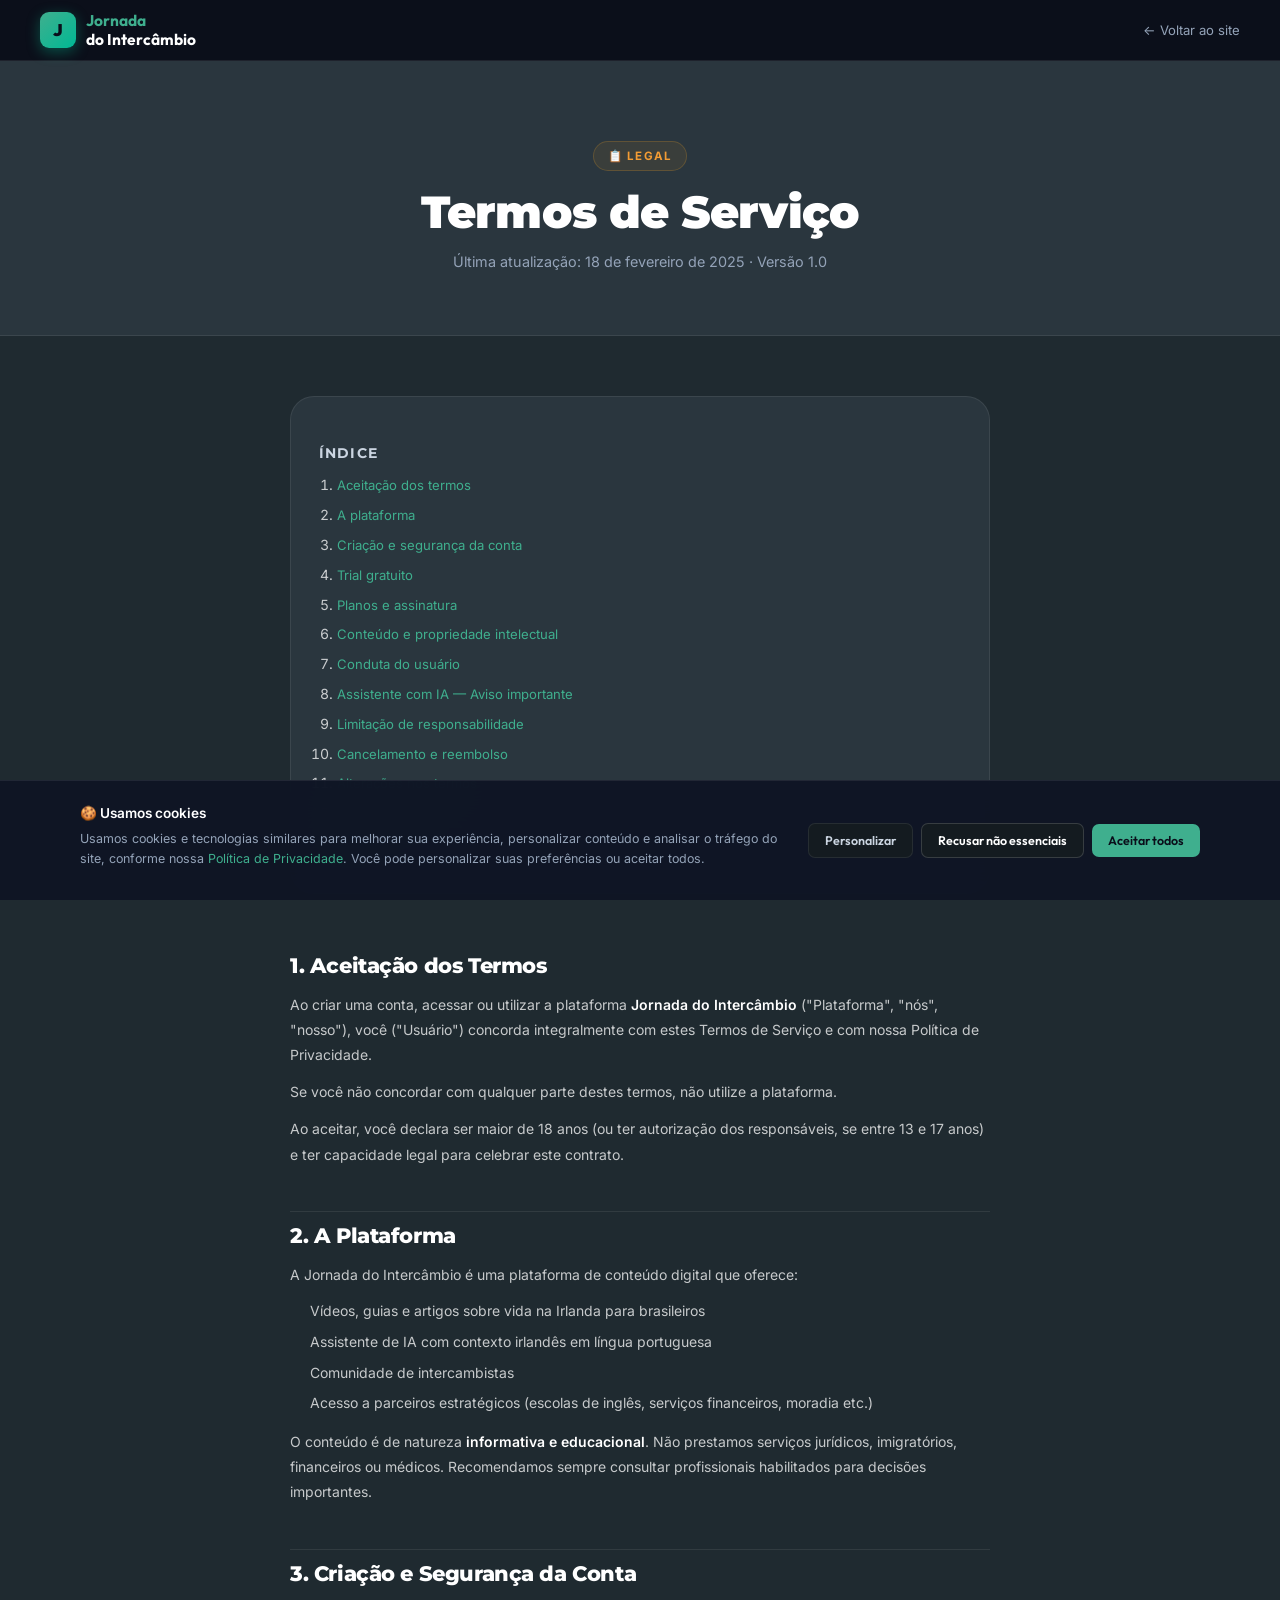
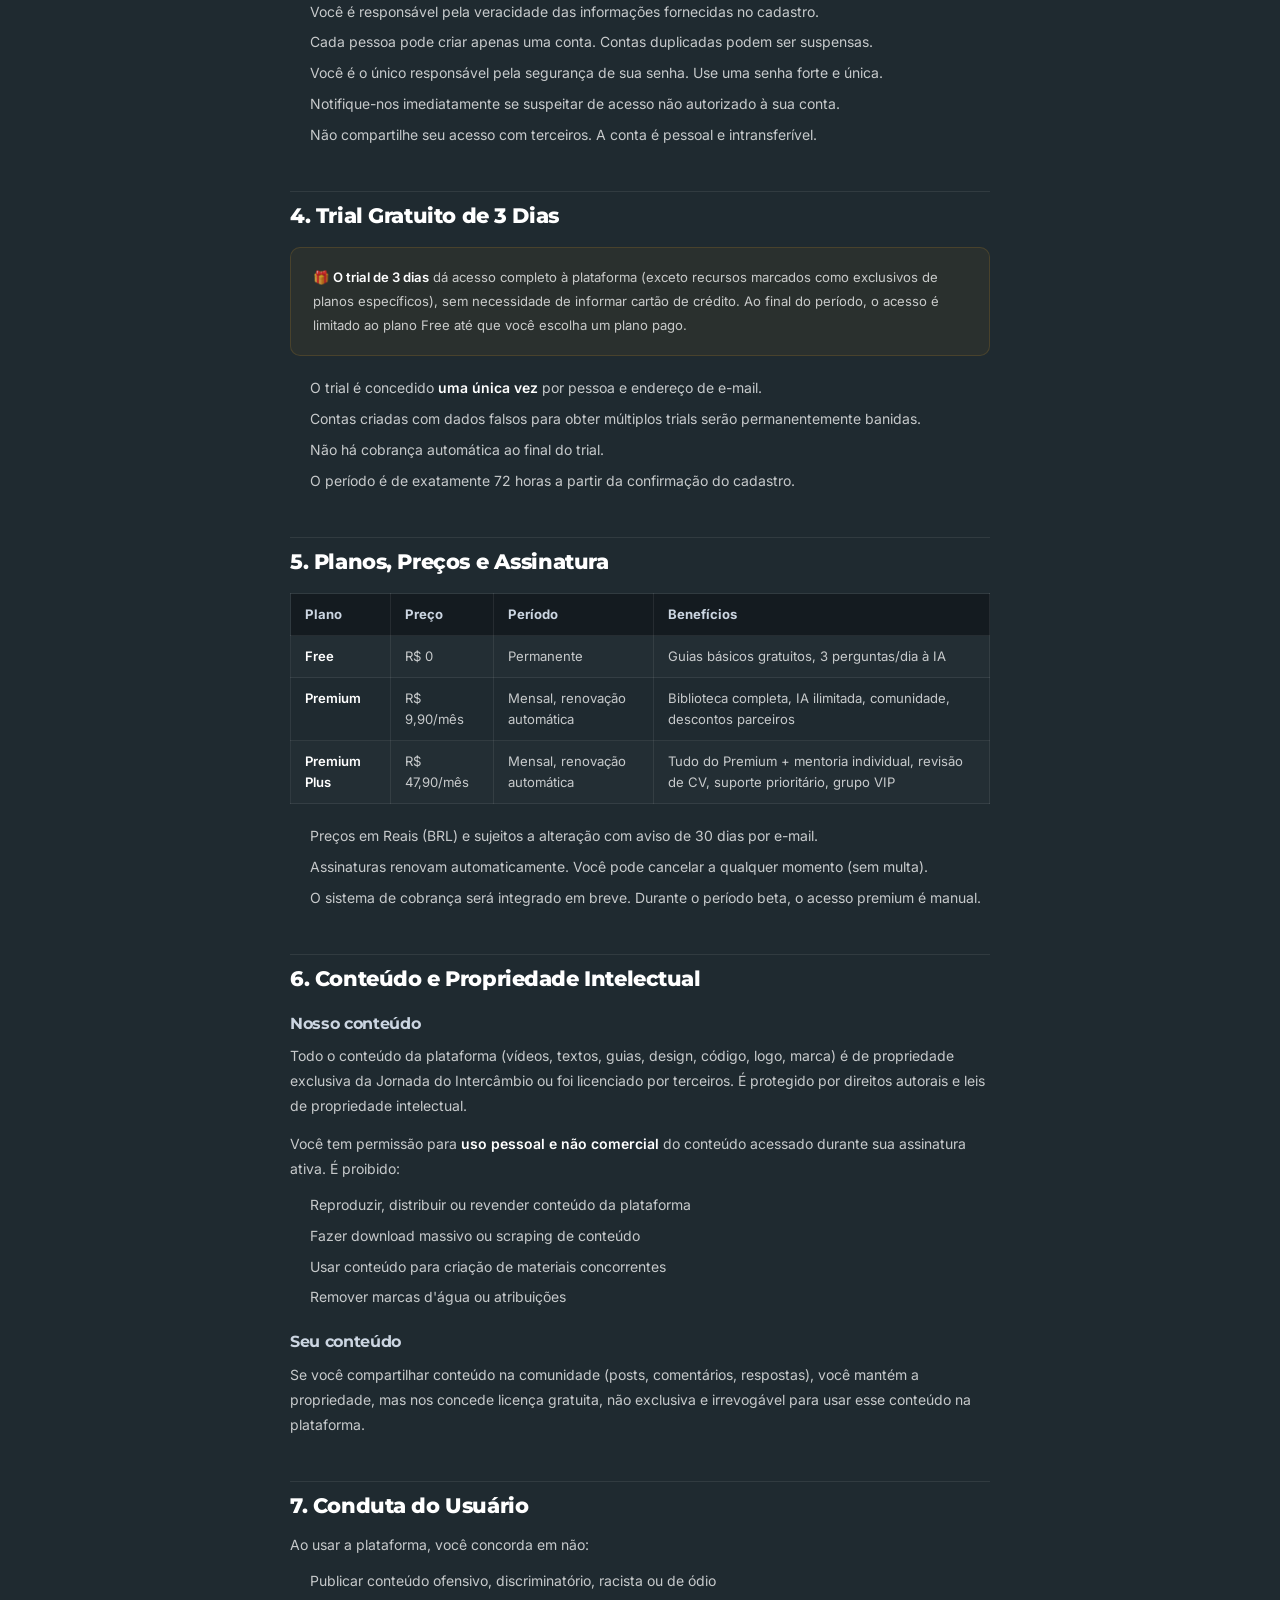
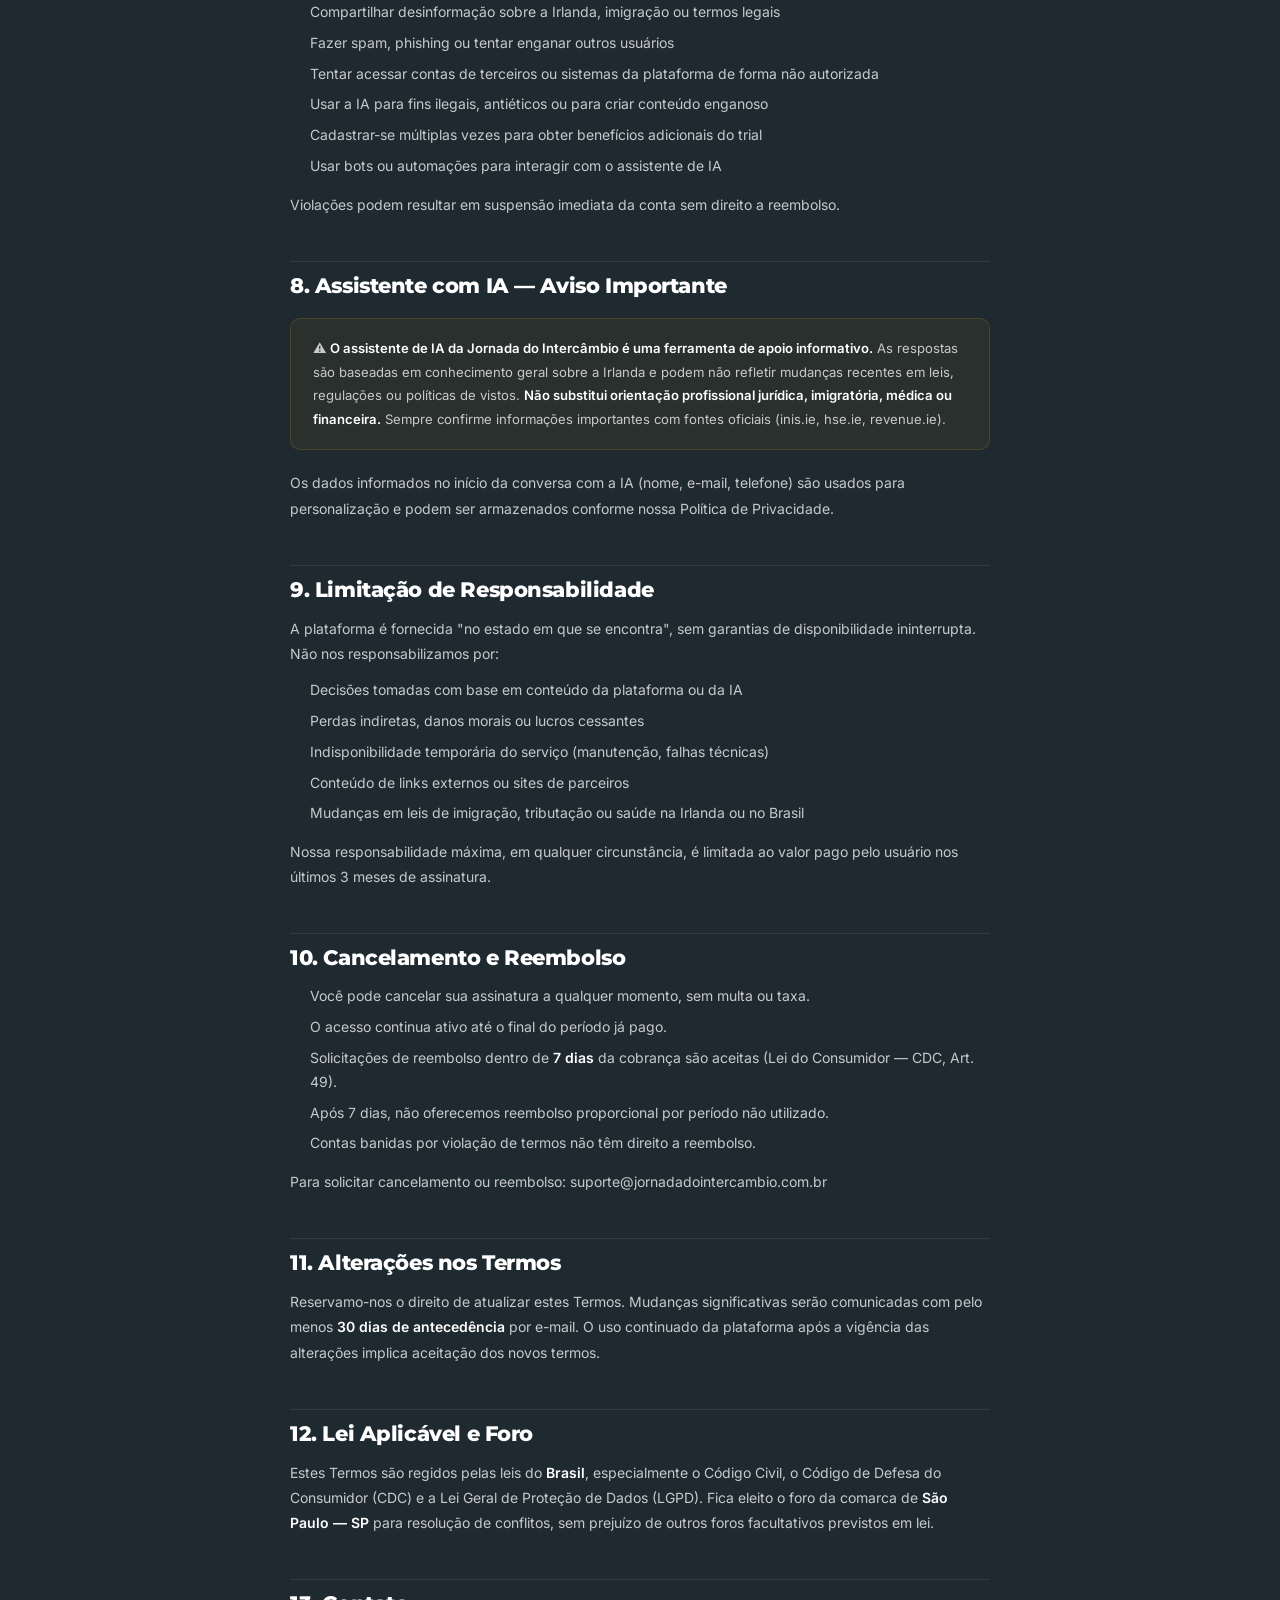
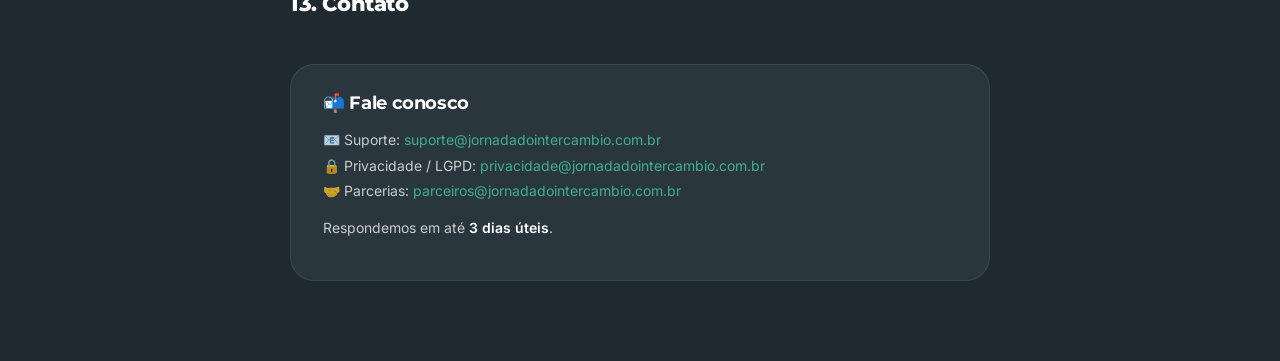
<file: terms.html>
<!DOCTYPE html>
<html lang="pt-BR">

<head>
    <meta charset="UTF-8" />
    <meta name="viewport" content="width=device-width, initial-scale=1.0" />
    <title>Termos de Serviço — Jornada do Intercâmbio</title>
    <link rel="preconnect" href="https://fonts.googleapis.com" />
    <link rel="preconnect" href="https://fonts.gstatic.com" crossorigin />
    <link
        href="https://fonts.googleapis.com/css2?family=Outfit:wght@400;600;700;800&family=Inter:wght@400;500;600&display=swap"
        rel="stylesheet" />
    <link rel="stylesheet" href="style.css" />
    <style>
        .legal-hero {
            background: var(--bg2);
            border-bottom: 1px solid var(--border);
            padding: 80px 0 48px;
            text-align: center;
        }

        .legal-hero .pill {
            display: inline-flex;
            align-items: center;
            gap: 8px;
            background: rgba(245, 166, 35, 0.08);
            border: 1px solid rgba(245, 166, 35, 0.2);
            color: var(--gold);
            padding: 5px 14px;
            border-radius: 100px;
            font-size: 0.72rem;
            font-weight: 700;
            text-transform: uppercase;
            letter-spacing: 0.1em;
            margin-bottom: 16px;
        }

        .legal-hero h1 {
            font-size: clamp(1.8rem, 4vw, 2.8rem);
            font-weight: 900;
            margin-bottom: 10px;
        }

        .legal-hero p {
            font-size: 0.9rem;
            color: var(--muted);
        }

        .legal-body {
            max-width: 780px;
            margin: 0 auto;
            padding: 60px 40px 80px;
        }

        .legal-toc {
            background: var(--bg2);
            border: 1px solid var(--border);
            border-radius: var(--r2);
            padding: 24px 28px;
            margin-bottom: 48px;
        }

        .legal-toc h3 {
            font-size: 0.9rem;
            font-weight: 700;
            margin-bottom: 12px;
            color: var(--muted2);
            text-transform: uppercase;
            letter-spacing: 0.08em;
        }

        .legal-toc ol {
            padding-left: 18px;
            display: flex;
            flex-direction: column;
            gap: 6px;
        }

        .legal-toc a {
            font-size: 0.82rem;
            color: var(--green);
        }

        .legal-toc a:hover {
            text-decoration: underline;
        }

        h2 {
            font-size: 1.3rem;
            font-weight: 800;
            margin: 44px 0 14px;
            padding-top: 12px;
            color: var(--white);
            border-top: 1px solid var(--border);
        }

        h2:first-of-type {
            border-top: none;
            margin-top: 0;
        }

        h3 {
            font-size: 1rem;
            font-weight: 700;
            margin: 24px 0 10px;
            color: var(--muted2);
        }

        p {
            font-size: 0.875rem;
            color: rgba(255, 255, 255, 0.75);
            line-height: 1.8;
            margin-bottom: 12px;
        }

        ul,
        ol {
            padding-left: 20px;
            display: flex;
            flex-direction: column;
            gap: 7px;
            margin-bottom: 14px;
        }

        li {
            font-size: 0.875rem;
            color: rgba(255, 255, 255, 0.75);
            line-height: 1.7;
        }

        strong {
            color: var(--white);
            font-weight: 600;
        }

        .highlight {
            background: rgba(245, 166, 35, 0.05);
            border: 1px solid rgba(245, 166, 35, 0.15);
            border-radius: 10px;
            padding: 18px 22px;
            margin: 20px 0;
        }

        .highlight p {
            margin: 0;
            font-size: 0.82rem;
        }

        .plan-table {
            width: 100%;
            border-collapse: collapse;
            margin: 20px 0;
            font-size: 0.82rem;
        }

        .plan-table th {
            background: var(--bg3);
            color: var(--muted2);
            font-weight: 700;
            text-align: left;
            padding: 10px 14px;
            border: 1px solid var(--border);
        }

        .plan-table td {
            padding: 10px 14px;
            border: 1px solid var(--border);
            color: rgba(255, 255, 255, 0.75);
            vertical-align: top;
        }

        .plan-table tr:nth-child(even) td {
            background: rgba(255, 255, 255, 0.02);
        }

        .contact-box {
            background: var(--bg2);
            border: 1px solid var(--border);
            border-radius: var(--r2);
            padding: 28px 32px;
            margin-top: 48px;
        }

        .contact-box h3 {
            color: var(--white);
            margin-top: 0;
            margin-bottom: 14px;
            font-size: 1.1rem;
        }

        .contact-box a {
            color: var(--green);
        }

        .back-link {
            display: inline-flex;
            align-items: center;
            gap: 6px;
            color: var(--muted);
            font-size: 0.82rem;
            margin-bottom: 32px;
            transition: var(--t);
        }

        .back-link:hover {
            color: var(--white);
        }

        @media(max-width:600px) {
            .legal-body {
                padding: 40px 20px 60px;
            }

            .plan-table {
                font-size: 0.75rem;
            }
        }
    </style>
</head>

<body>

    <nav
        style="position:sticky;top:0;z-index:100;background:rgba(10,14,26,0.92);backdrop-filter:blur(20px);border-bottom:1px solid var(--border);padding:0 24px">
        <div
            style="max-width:1200px;margin:0 auto;height:60px;display:flex;align-items:center;justify-content:space-between">
            <a href="index.html" style="display:flex;align-items:center;gap:10px;text-decoration:none">
                <div class="logo-mark">J</div>
                <div class="logo-text"><span class="logo-green">Jornada</span><br>do Intercâmbio</div>
            </a>
            <a href="index.html" style="font-size:.82rem;color:var(--muted);display:flex;align-items:center;gap:5px">←
                Voltar ao site</a>
        </div>
    </nav>

    <div class="legal-hero">
        <div class="pill">📋 Legal</div>
        <h1>Termos de Serviço</h1>
        <p>Última atualização: 18 de fevereiro de 2025 · Versão 1.0</p>
    </div>

    <div class="legal-body">

        <div class="legal-toc">
            <h3>Índice</h3>
            <ol>
                <li><a href="#aceitacao">Aceitação dos termos</a></li>
                <li><a href="#plataforma">A plataforma</a></li>
                <li><a href="#conta">Criação e segurança da conta</a></li>
                <li><a href="#trial">Trial gratuito</a></li>
                <li><a href="#planos">Planos e assinatura</a></li>
                <li><a href="#conteudo">Conteúdo e propriedade intelectual</a></li>
                <li><a href="#conduta">Conduta do usuário</a></li>
                <li><a href="#ia">Assistente com IA — Aviso importante</a></li>
                <li><a href="#responsabilidade">Limitação de responsabilidade</a></li>
                <li><a href="#cancelamento">Cancelamento e reembolso</a></li>
                <li><a href="#alteracoes">Alterações nos termos</a></li>
                <li><a href="#lei">Lei aplicável e foro</a></li>
                <li><a href="#contato">Contato</a></li>
            </ol>
        </div>

        <!-- 1 -->
        <h2 id="aceitacao">1. Aceitação dos Termos</h2>
        <p>Ao criar uma conta, acessar ou utilizar a plataforma <strong>Jornada do Intercâmbio</strong> ("Plataforma",
            "nós", "nosso"), você ("Usuário") concorda integralmente com estes Termos de Serviço e com nossa <a
                href="privacy.html">Política de Privacidade</a>.</p>
        <p>Se você não concordar com qualquer parte destes termos, não utilize a plataforma.</p>
        <p>Ao aceitar, você declara ser maior de 18 anos (ou ter autorização dos responsáveis, se entre 13 e 17 anos) e
            ter capacidade legal para celebrar este contrato.</p>

        <!-- 2 -->
        <h2 id="plataforma">2. A Plataforma</h2>
        <p>A Jornada do Intercâmbio é uma plataforma de conteúdo digital que oferece:</p>
        <ul>
            <li>Vídeos, guias e artigos sobre vida na Irlanda para brasileiros</li>
            <li>Assistente de IA com contexto irlandês em língua portuguesa</li>
            <li>Comunidade de intercambistas</li>
            <li>Acesso a parceiros estratégicos (escolas de inglês, serviços financeiros, moradia etc.)</li>
        </ul>
        <p>O conteúdo é de natureza <strong>informativa e educacional</strong>. Não prestamos serviços jurídicos,
            imigratórios, financeiros ou médicos. Recomendamos sempre consultar profissionais habilitados para decisões
            importantes.</p>

        <!-- 3 -->
        <h2 id="conta">3. Criação e Segurança da Conta</h2>
        <ul>
            <li>Você é responsável pela veracidade das informações fornecidas no cadastro.</li>
            <li>Cada pessoa pode criar apenas uma conta. Contas duplicadas podem ser suspensas.</li>
            <li>Você é o único responsável pela segurança de sua senha. Use uma senha forte e única.</li>
            <li>Notifique-nos imediatamente se suspeitar de acesso não autorizado à sua conta.</li>
            <li>Não compartilhe seu acesso com terceiros. A conta é pessoal e intransferível.</li>
        </ul>

        <!-- 4 -->
        <h2 id="trial">4. Trial Gratuito de 3 Dias</h2>
        <div class="highlight">
            <p>🎁 <strong>O trial de 3 dias</strong> dá acesso completo à plataforma (exceto recursos marcados como
                exclusivos de planos específicos), sem necessidade de informar cartão de crédito. Ao final do período, o
                acesso é limitado ao plano Free até que você escolha um plano pago.</p>
        </div>
        <ul>
            <li>O trial é concedido <strong>uma única vez</strong> por pessoa e endereço de e-mail.</li>
            <li>Contas criadas com dados falsos para obter múltiplos trials serão permanentemente banidas.</li>
            <li>Não há cobrança automática ao final do trial.</li>
            <li>O período é de exatamente 72 horas a partir da confirmação do cadastro.</li>
        </ul>

        <!-- 5 -->
        <h2 id="planos">5. Planos, Preços e Assinatura</h2>
        <table class="plan-table">
            <tr>
                <th>Plano</th>
                <th>Preço</th>
                <th>Período</th>
                <th>Benefícios</th>
            </tr>
            <tr>
                <td><strong>Free</strong></td>
                <td>R$ 0</td>
                <td>Permanente</td>
                <td>Guias básicos gratuitos, 3 perguntas/dia à IA</td>
            </tr>
            <tr>
                <td><strong>Premium</strong></td>
                <td>R$ 9,90/mês</td>
                <td>Mensal, renovação automática</td>
                <td>Biblioteca completa, IA ilimitada, comunidade, descontos parceiros</td>
            </tr>
            <tr>
                <td><strong>Premium Plus</strong></td>
                <td>R$ 47,90/mês</td>
                <td>Mensal, renovação automática</td>
                <td>Tudo do Premium + mentoria individual, revisão de CV, suporte prioritário, grupo VIP</td>
            </tr>
        </table>
        <ul>
            <li>Preços em Reais (BRL) e sujeitos a alteração com aviso de 30 dias por e-mail.</li>
            <li>Assinaturas renovam automaticamente. Você pode cancelar a qualquer momento (sem multa).</li>
            <li>O sistema de cobrança será integrado em breve. Durante o período beta, o acesso premium é manual.</li>
        </ul>

        <!-- 6 -->
        <h2 id="conteudo">6. Conteúdo e Propriedade Intelectual</h2>
        <h3>Nosso conteúdo</h3>
        <p>Todo o conteúdo da plataforma (vídeos, textos, guias, design, código, logo, marca) é de propriedade exclusiva
            da Jornada do Intercâmbio ou foi licenciado por terceiros. É protegido por direitos autorais e leis de
            propriedade intelectual.</p>
        <p>Você tem permissão para <strong>uso pessoal e não comercial</strong> do conteúdo acessado durante sua
            assinatura ativa. É proibido:</p>
        <ul>
            <li>Reproduzir, distribuir ou revender conteúdo da plataforma</li>
            <li>Fazer download massivo ou scraping de conteúdo</li>
            <li>Usar conteúdo para criação de materiais concorrentes</li>
            <li>Remover marcas d'água ou atribuições</li>
        </ul>

        <h3>Seu conteúdo</h3>
        <p>Se você compartilhar conteúdo na comunidade (posts, comentários, respostas), você mantém a propriedade, mas
            nos concede licença gratuita, não exclusiva e irrevogável para usar esse conteúdo na plataforma.</p>

        <!-- 7 -->
        <h2 id="conduta">7. Conduta do Usuário</h2>
        <p>Ao usar a plataforma, você concorda em não:</p>
        <ul>
            <li>Publicar conteúdo ofensivo, discriminatório, racista ou de ódio</li>
            <li>Compartilhar desinformação sobre a Irlanda, imigração ou termos legais</li>
            <li>Fazer spam, phishing ou tentar enganar outros usuários</li>
            <li>Tentar acessar contas de terceiros ou sistemas da plataforma de forma não autorizada</li>
            <li>Usar a IA para fins ilegais, antiéticos ou para criar conteúdo enganoso</li>
            <li>Cadastrar-se múltiplas vezes para obter benefícios adicionais do trial</li>
            <li>Usar bots ou automações para interagir com o assistente de IA</li>
        </ul>
        <p>Violações podem resultar em suspensão imediata da conta sem direito a reembolso.</p>

        <!-- 8 -->
        <h2 id="ia">8. Assistente com IA — Aviso Importante</h2>
        <div class="highlight">
            <p>⚠️ <strong>O assistente de IA da Jornada do Intercâmbio é uma ferramenta de apoio informativo.</strong>
                As respostas são baseadas em conhecimento geral sobre a Irlanda e podem não refletir mudanças recentes
                em leis, regulações ou políticas de vistos. <strong>Não substitui orientação profissional jurídica,
                    imigratória, médica ou financeira.</strong> Sempre confirme informações importantes com fontes
                oficiais (inis.ie, hse.ie, revenue.ie).</p>
        </div>
        <p>Os dados informados no início da conversa com a IA (nome, e-mail, telefone) são usados para personalização e
            podem ser armazenados conforme nossa Política de Privacidade.</p>

        <!-- 9 -->
        <h2 id="responsabilidade">9. Limitação de Responsabilidade</h2>
        <p>A plataforma é fornecida "no estado em que se encontra", sem garantias de disponibilidade ininterrupta. Não
            nos responsabilizamos por:</p>
        <ul>
            <li>Decisões tomadas com base em conteúdo da plataforma ou da IA</li>
            <li>Perdas indiretas, danos morais ou lucros cessantes</li>
            <li>Indisponibilidade temporária do serviço (manutenção, falhas técnicas)</li>
            <li>Conteúdo de links externos ou sites de parceiros</li>
            <li>Mudanças em leis de imigração, tributação ou saúde na Irlanda ou no Brasil</li>
        </ul>
        <p>Nossa responsabilidade máxima, em qualquer circunstância, é limitada ao valor pago pelo usuário nos últimos 3
            meses de assinatura.</p>

        <!-- 10 -->
        <h2 id="cancelamento">10. Cancelamento e Reembolso</h2>
        <ul>
            <li>Você pode cancelar sua assinatura a qualquer momento, sem multa ou taxa.</li>
            <li>O acesso continua ativo até o final do período já pago.</li>
            <li>Solicitações de reembolso dentro de <strong>7 dias</strong> da cobrança são aceitas (Lei do Consumidor —
                CDC, Art. 49).</li>
            <li>Após 7 dias, não oferecemos reembolso proporcional por período não utilizado.</li>
            <li>Contas banidas por violação de termos não têm direito a reembolso.</li>
        </ul>
        <p>Para solicitar cancelamento ou reembolso: <a
                href="mailto:suporte@jornadadointercambio.com.br">suporte@jornadadointercambio.com.br</a></p>

        <!-- 11 -->
        <h2 id="alteracoes">11. Alterações nos Termos</h2>
        <p>Reservamo-nos o direito de atualizar estes Termos. Mudanças significativas serão comunicadas com pelo menos
            <strong>30 dias de antecedência</strong> por e-mail. O uso continuado da plataforma após a vigência das
            alterações implica aceitação dos novos termos.
        </p>

        <!-- 12 -->
        <h2 id="lei">12. Lei Aplicável e Foro</h2>
        <p>Estes Termos são regidos pelas leis do <strong>Brasil</strong>, especialmente o Código Civil, o Código de
            Defesa do Consumidor (CDC) e a Lei Geral de Proteção de Dados (LGPD). Fica eleito o foro da comarca de
            <strong>São Paulo — SP</strong> para resolução de conflitos, sem prejuízo de outros foros facultativos
            previstos em lei.
        </p>

        <!-- 13 -->
        <h2 id="contato">13. Contato</h2>
        <div class="contact-box">
            <h3>📬 Fale conosco</h3>
            <p>
                📧 Suporte: <a
                    href="mailto:suporte@jornadadointercambio.com.br">suporte@jornadadointercambio.com.br</a><br>
                🔒 Privacidade / LGPD: <a
                    href="mailto:privacidade@jornadadointercambio.com.br">privacidade@jornadadointercambio.com.br</a><br>
                🤝 Parcerias: <a
                    href="mailto:parceiros@jornadadointercambio.com.br">parceiros@jornadadointercambio.com.br</a>
            </p>
            <p>Respondemos em até <strong>3 dias úteis</strong>.</p>
        </div>
    </div>

    <script src="cookie-consent.js"></script>
</body>

</html>
</file>
<file: style.css>
@import url('https://fonts.googleapis.com/css2?family=Inter:wght@400;500;600;700&family=Montserrat:wght@400;600;700;800;900&display=swap');

:root {
  /* Brand Colors */
  --bg: #1F2A30;
  /* Cinza Fundo */
  --bg2: #2A363E;
  /* Lighter Slate */
  --bg3: #141B20;
  /* Darker Deep Slate */

  --green: #3FAF8E;
  /* Verde Principal */
  --green2: #6EC6A8;
  /* Verde Transição */

  --gold: #F39C34;
  /* Laranja Energia */
  --gold2: #E67E22;

  --blue: #0284C7;
  /* Opportunity Blue */

  --white: #FFFFFF;
  --muted: #94A3B8;
  /* Slate-400 */
  --muted2: #CBD5E1;
  /* Slate-300 */

  --surface: rgba(255, 255, 255, 0.05);
  --surface-h: rgba(255, 255, 255, 0.1);

  --border: rgba(255, 255, 255, 0.08);
  --border2: rgba(255, 255, 255, 0.15);

  --r: 12px;
  --r2: 24px;

  --ease: cubic-bezier(0.25, 0.1, 0.25, 1);
  /* Smooth easing */
  --t: 0.3s var(--ease);

  --shadow: 0 4px 24px rgba(0, 0, 0, 0.25);
  --shadow2: 0 16px 48px rgba(0, 0, 0, 0.4);
}

/* ── Reset ──────────────────────────────────────────────── */
*,
*::before,
*::after {
  box-sizing: border-box;
  margin: 0;
  padding: 0
}

html {
  scroll-behavior: smooth;
  -webkit-font-smoothing: antialiased
}

body {
  font-family: 'Inter', sans-serif;
  background: var(--bg);
  color: var(--white);
  line-height: 1.6;
  overflow-x: hidden
}

a {
  text-decoration: none;
  color: inherit
}

ul {
  list-style: none
}

img {
  max-width: 100%;
  display: block
}

button {
  cursor: pointer;
  border: none;
  background: none;
  font-family: inherit
}

/* ── Typography ─────────────────────────────────────────── */
h1,
h2,
h3,
h4,
h5 {
  font-family: 'Montserrat', sans-serif;
  line-height: 1.15;
  letter-spacing: -0.02em
}

/* ── Buttons ────────────────────────────────────────────── */
.btn {
  display: inline-flex;
  align-items: center;
  gap: 8px;
  padding: 11px 22px;
  border-radius: 8px;
  font-weight: 600;
  font-size: 0.9rem;
  transition: var(--t);
  white-space: nowrap;
  font-family: 'Montserrat', sans-serif;
}

/* ... (skip unchanged) ... */

/* ... (skip unchanged) ... */

/* ... (skip unchanged) ... */

.nav-cta {
  background: var(--green);
  color: #0A0E1A;
  padding: 9px 20px;
  border-radius: 8px;
  font-size: 0.875rem;
  font-weight: 700;
  transition: var(--t);
  font-family: 'Montserrat', sans-serif
}

/* ... (skip unchanged) ... */

.hstat-n {
  display: block;
  font-family: 'Montserrat', sans-serif;
  font-size: 2rem;
  font-weight: 900;
  color: var(--white);
  line-height: 1;
}

/* ... (skip unchanged) ... */

.cc-br {
  font-size: 0.4rem;
  font-weight: 800;
  color: rgba(255, 255, 255, 0.55);
  letter-spacing: 1.5px;
  font-family: 'Montserrat', sans-serif
}

/* ... (skip unchanged) ... */

.cc-t {
  background: linear-gradient(135deg, var(--gold), #a07000);
  color: #0A0E1A;
  font-size: 0.7rem;
  font-weight: 900;
  padding: 3px 9px;
  border-radius: 2px;
  letter-spacing: 0.8px;
  font-family: 'Montserrat', sans-serif;
}

/* ... (skip unchanged) ... */

.es-n {
  font-family: 'Montserrat', sans-serif;
  font-size: 2.5rem;
  font-weight: 900;
  background: linear-gradient(135deg, var(--green), var(--gold));
  -webkit-background-clip: text;
  -webkit-text-fill-color: transparent;
  background-clip: text;
}

.btn-primary {
  background: var(--gold);
  color: #0A0E1A;
}

.btn-primary:hover {
  background: #e8891e;
  transform: translateY(-1px);
  box-shadow: 0 6px 20px rgba(243, 156, 52, 0.35);
}

.btn-ghost {
  background: transparent;
  color: var(--white);
  border: 1.5px solid var(--border2)
}

.btn-ghost:hover {
  border-color: rgba(255, 255, 255, 0.4);
  background: var(--surface)
}

.btn-outline {
  background: transparent;
  color: var(--white);
  border: 1.5px solid var(--border)
}

.btn-outline:hover {
  border-color: var(--green);
  color: var(--green)
}

.btn-gold {
  background: linear-gradient(135deg, var(--gold), var(--gold2));
  color: #0A0E1A
}

.btn-gold:hover {
  transform: translateY(-1px);
  box-shadow: 0 6px 20px rgba(245, 166, 35, 0.25)
}

.btn-green {
  background: var(--green);
  color: #0A0E1A;
}

.btn-green:hover {
  background: var(--green2);
  transform: translateY(-1px);
  box-shadow: 0 6px 20px rgba(0, 200, 150, 0.30);
}

.btn-sm {
  padding: 8px 16px;
  font-size: 0.82rem
}

.btn-lg {
  padding: 14px 28px;
  font-size: 1rem
}

.btn-block {
  width: 100%;
  justify-content: center
}

/* ── Shared layout ──────────────────────────────────────── */
.wrap {
  max-width: 1200px;
  margin: 0 auto;
  padding: 0 40px
}

/* ── Section heading ────────────────────────────────────── */
.sec-eyebrow {
  display: inline-flex;
  align-items: center;
  gap: 8px;
  font-size: 0.72rem;
  font-weight: 700;
  letter-spacing: 0.12em;
  text-transform: uppercase;
  color: var(--green);
  margin-bottom: 14px;
}

.sec-eyebrow::before {
  content: '';
  width: 20px;
  height: 2px;
  background: var(--green);
  border-radius: 2px
}

.sec-title {
  font-size: clamp(1.9rem, 3.5vw, 2.8rem);
  font-weight: 800;
  margin-bottom: 14px
}

.sec-sub {
  font-size: 1rem;
  color: var(--muted2);
  max-width: 520px;
  line-height: 1.7
}

.grad {
  background: linear-gradient(135deg, var(--green), var(--gold));
  -webkit-background-clip: text;
  -webkit-text-fill-color: transparent;
  background-clip: text
}

/* ── Reveal animations ──────────────────────────────────── */
.reveal {
  opacity: 0;
  transform: translateY(28px);
  transition: opacity 0.65s var(--ease), transform 0.65s var(--ease)
}

.reveal.visible {
  opacity: 1;
  transform: translateY(0)
}

.reveal-left {
  opacity: 0;
  transform: translateX(-32px);
  transition: opacity 0.65s var(--ease), transform 0.65s var(--ease)
}

.reveal-left.visible {
  opacity: 1;
  transform: translateX(0)
}

.reveal-right {
  opacity: 0;
  transform: translateX(32px);
  transition: opacity 0.65s var(--ease), transform 0.65s var(--ease)
}

.reveal-right.visible {
  opacity: 1;
  transform: translateX(0)
}

/* ── NAVBAR ─────────────────────────────────────────────── */
.navbar {
  position: fixed;
  inset: 0 0 auto;
  z-index: 1000;
  padding: 18px 0;
  transition: var(--t);
}

.navbar.scrolled {
  background: rgba(10, 14, 26, 0.92);
  padding: 12px 0;
  backdrop-filter: blur(24px) saturate(1.4);
  border-bottom: 1px solid var(--border);
}

.nav-inner {
  display: flex;
  align-items: center;
  gap: 0
}

.nav-logo {
  display: flex;
  align-items: center;
  gap: 10px;
  margin-right: auto
}

.logo-mark {
  width: 36px;
  height: 36px;
  background: linear-gradient(135deg, var(--green), #00b894);
  color: #0A0E1A;
  border-radius: 9px;
  display: flex;
  align-items: center;
  justify-content: center;
  font-family: 'Outfit', sans-serif;
  font-weight: 900;
  font-size: 1.05rem;
  flex-shrink: 0;
  box-shadow: 0 4px 14px rgba(0, 200, 150, 0.35);
  letter-spacing: -0.02em;
}

.logo-text {
  font-family: 'Outfit', sans-serif;
  font-weight: 700;
  font-size: 0.97rem;
  line-height: 1.2
}

.logo-green {
  color: var(--green)
}

.logo-sub {
  font-size: 0.65rem;
  color: var(--muted);
  font-weight: 400;
  margin-top: 1px;
}

.nav-links {
  display: flex;
  gap: 2px;
  margin: 0 32px
}

.nav-link {
  padding: 7px 13px;
  border-radius: 7px;
  font-size: 0.875rem;
  color: var(--muted2);
  transition: var(--t);
  font-weight: 500;
}

.nav-link:hover {
  color: var(--white);
  background: var(--surface)
}

.nav-cta {
  background: var(--green);
  color: #0A0E1A;
  padding: 9px 20px;
  border-radius: 8px;
  font-size: 0.875rem;
  font-weight: 700;
  transition: var(--t);
  font-family: 'Outfit', sans-serif
}

.nav-cta:hover {
  background: var(--green2)
}

.hamburger {
  display: none;
  flex-direction: column;
  gap: 5px;
  padding: 4px
}

.hamburger span {
  display: block;
  width: 22px;
  height: 2px;
  background: var(--white);
  border-radius: 2px;
  transition: var(--t)
}

.hamburger.active span:nth-child(1) {
  transform: rotate(45deg) translate(5px, 5px)
}

.hamburger.active span:nth-child(2) {
  opacity: 0
}

.hamburger.active span:nth-child(3) {
  transform: rotate(-45deg) translate(5px, -5px)
}

/* ── HERO ────────────────────────────────────────────────── */
.hero {
  min-height: 100vh;
  display: flex;
  align-items: stretch;
  position: relative;
  overflow: hidden;
  background: #0A0E1A;
}

.hero>.wrap {
  display: flex;
  align-items: flex-end;
  width: 100%;
}

.hero-bg-img {
  position: absolute;
  inset: 0;
  background: #0A0E1A;
  z-index: 0;
}

.hero-inner {
  position: relative;
  z-index: 1;
  padding: 0 0 80px;
  display: flex;
  flex-direction: row;
  align-items: flex-end;
  justify-content: flex-start;
  width: 100%;
  min-height: 100vh;
  gap: 40px;
}

.hero-left {
  flex: 0 0 520px;
  display: flex;
  flex-direction: column;
  justify-content: flex-end;
  padding-bottom: 0;
  position: relative;
  z-index: 3;
}

.hero-right {
  position: absolute;
  top: 0;
  right: calc(-1 * ((100vw - 1200px) / 2 + 40px));
  width: calc(55vw);
  height: 100%;
  overflow: hidden;
  z-index: 1;
}

/* Overlay com degradê — funde suavemente do preto para a imagem */
.hero-img-overlay {
  position: absolute;
  inset: 0;
  z-index: 2;
  pointer-events: none;
  background:
    /* Esquerda — degradê largo do preto para a imagem, look moderno */
    linear-gradient(to right, #0A0E1A 0%, rgba(10, 14, 26, 0.95) 8%, rgba(10, 14, 26, 0.7) 18%, rgba(10, 14, 26, 0.35) 32%, rgba(10, 14, 26, 0.1) 48%, transparent 65%),
    /* Topo — sutil */
    linear-gradient(to bottom, rgba(10, 14, 26, 0.5) 0%, transparent 25%),
    /* Base — sutil */
    linear-gradient(to top, rgba(10, 14, 26, 0.4) 0%, transparent 20%);
}

/* Glow verde — expande a cor da imagem para fundir ao fundo */
.hero-right::after {
  content: '';
  position: absolute;
  top: 10%;
  right: 0;
  width: 200px;
  height: 80%;
  background: radial-gradient(ellipse at center, rgba(0, 180, 100, 0.10) 0%, rgba(0, 150, 80, 0.05) 50%, transparent 80%);
  pointer-events: none;
  z-index: 0;
}

.hero-img {
  width: 100%;
  height: 100%;
  object-fit: cover;
  object-position: center center;
  filter: brightness(1.05) saturate(1.0) contrast(1.02);
  opacity: 1.0;
  display: block;
}

.hero-kicker {
  display: inline-flex;
  align-items: center;
  gap: 8px;
  background: rgba(0, 200, 150, 0.1);
  border: 1px solid rgba(0, 200, 150, 0.25);
  color: var(--green);
  padding: 6px 14px;
  border-radius: 100px;
  font-size: 0.72rem;
  font-weight: 700;
  letter-spacing: 0.08em;
  text-transform: uppercase;
  margin-bottom: 28px;
  width: fit-content;
}

.hero-kicker::before {
  content: '●';
  font-size: 0.55rem;
  animation: blink 2s ease infinite
}

@keyframes blink {

  0%,
  100% {
    opacity: 1
  }

  50% {
    opacity: 0.3
  }
}

.hero-h1 {
  font-family: 'Outfit', sans-serif;
  font-size: clamp(2.8rem, 6.5vw, 5rem);
  font-weight: 900;
  line-height: 1.0;
  margin-bottom: 20px;
  letter-spacing: 0.01em;
  text-transform: uppercase;
}

.hero-h1 em {
  font-style: normal;
  color: var(--green)
}

.hero-p {
  font-family: 'Inter', sans-serif;
  font-size: 1rem;
  font-weight: 400;
  color: rgba(255, 255, 255, 0.65);
  max-width: 460px;
  margin-bottom: 36px;
  line-height: 1.75;
}

.hero-actions {
  display: flex;
  gap: 12px;
  flex-wrap: wrap;
  margin-bottom: 56px
}

.hero-divider {
  width: 56px;
  height: 3px;
  background: var(--green);
  border-radius: 2px;
  margin-bottom: 32px;
  opacity: 0.5
}

.hero-stats {
  display: flex;
  gap: 40px;
  flex-wrap: wrap
}

.hstat {}

.hstat-n {
  display: block;
  font-family: 'Outfit', sans-serif;
  font-size: 2rem;
  font-weight: 900;
  color: var(--white);
  line-height: 1;
}

.hstat-l {
  display: block;
  font-size: 0.78rem;
  color: var(--muted);
  margin-top: 3px;
  font-weight: 500
}

/* ── HERO MOBILE TABS (desktop: hidden) ─────────────────── */
.hero-mobile-tabs {
  display: none;
  /* oculto no desktop */
}

/* ── BROWSE ──────────────────────────────────────────────── */
.browse {
  background: var(--bg);
  padding: 80px 0
}

.browse-header {
  padding: 0 40px;
  margin-bottom: 12px;
  display: flex;
  align-items: flex-end;
  justify-content: space-between
}

.row-see-all {
  font-size: 0.82rem;
  color: var(--green);
  font-weight: 600;
  transition: var(--t)
}

.row-see-all:hover {
  opacity: 0.7
}

.content-row {
  margin-bottom: 52px
}

.row-meta {
  padding: 0 40px
}

.row-title {
  font-size: 1.25rem;
  font-weight: 700;
  margin-bottom: 3px
}

.row-sub {
  font-size: 0.82rem;
  color: var(--muted);
  margin-bottom: 16px
}

.row-track-wrap {
  position: relative;
  overflow: hidden;
}

.row-track {
  display: flex;
  transition: transform 0.45s cubic-bezier(0.4, 0, 0.2, 1);
  will-change: transform;
}

/* ── Carousel page ───────────────────────────────────── */
.carousel-page {
  flex: 0 0 100%;
  display: flex;
  gap: 16px;
  padding: 6px 40px 14px;
}

/* ── Setas de navegação ─────────────────────────────── */
.row-arrow {
  position: absolute;
  top: 50%;
  transform: translateY(-50%);
  width: 44px;
  height: 44px;
  border-radius: 50%;
  background: rgba(10, 14, 26, 0.9);
  color: var(--white);
  font-size: 1.4rem;
  display: flex;
  align-items: center;
  justify-content: center;
  z-index: 10;
  transition: var(--t);
  border: 1px solid var(--border2);
  backdrop-filter: blur(12px);
  cursor: pointer;
  line-height: 1;
}

.row-arrow:hover {
  background: var(--green);
  color: #0A0E1A;
  border-color: var(--green);
  transform: translateY(-50%) scale(1.08);
}

.row-arrow.left {
  left: 6px
}

.row-arrow.right {
  right: 6px
}

.row-arrow:disabled {
  opacity: 0.25;
  pointer-events: none;
}


/* ── CONTENT CARDS ───────────────────────────────────────── */
.c-card {
  flex: 1;
  min-width: 0;
  border-radius: var(--r2);
  overflow: hidden;
  background: var(--bg2);
  border: 1px solid var(--border);
  transition: transform 0.25s var(--ease), box-shadow 0.25s var(--ease), border-color 0.25s var(--ease);
}

/* ── Carousel dots ───────────────────────────────────── */
.carousel-dots {
  display: flex;
  justify-content: center;
  gap: 8px;
  padding: 4px 0 10px;
}

.carousel-dot {
  width: 8px;
  height: 8px;
  border-radius: 50%;
  background: var(--border2);
  cursor: pointer;
  transition: var(--t);
  border: none;
  padding: 0;
}

.carousel-dot.active {
  background: var(--green);
  transform: scale(1.35);
}

.carousel-dot:hover {
  background: var(--green2);
}


.c-card:hover {
  transform: translateY(-5px);
  border-color: rgba(0, 200, 150, 0.2);
  box-shadow: var(--shadow)
}

.c-thumb {
  position: relative;
  height: 180px;
  overflow: hidden;
  display: flex;
  align-items: center;
  justify-content: center;
  flex-shrink: 0;
}

.c-cover {
  position: absolute;
  inset: 0;
  display: flex;
  flex-direction: column;
  align-items: center;
  justify-content: center;
  gap: 3px;
  padding: 10px;
  text-align: center;
}

.cc-br {
  font-size: 0.4rem;
  font-weight: 800;
  color: rgba(255, 255, 255, 0.55);
  letter-spacing: 1.5px;
  font-family: 'Outfit', sans-serif
}

.cc-s {
  background: rgba(13, 92, 58, 0.85);
  font-size: 0.45rem;
  font-weight: 700;
  color: var(--white);
  padding: 2px 7px;
  border-radius: 2px;
  letter-spacing: 0.5px;
}

.cc-t {
  background: linear-gradient(135deg, var(--gold), #a07000);
  color: #0A0E1A;
  font-size: 0.7rem;
  font-weight: 900;
  padding: 3px 9px;
  border-radius: 2px;
  letter-spacing: 0.8px;
  font-family: 'Outfit', sans-serif;
}

.cc-i {
  font-size: 1.4rem;
  margin-top: 3px
}

.c-overlay {
  position: absolute;
  inset: 0;
  background: rgba(0, 0, 0, 0.55);
  display: flex;
  align-items: center;
  justify-content: center;
  opacity: 0;
  transition: var(--t);
}

.c-card:hover .c-overlay {
  opacity: 1
}

.play-btn {
  width: 44px;
  height: 44px;
  border-radius: 50%;
  background: var(--green);
  color: #0A0E1A;
  font-size: 0.95rem;
  display: flex;
  align-items: center;
  justify-content: center;
  transition: transform 0.2s var(--ease);
}

.play-btn:hover {
  transform: scale(1.1)
}

.read-btn {
  width: 44px;
  height: 44px;
  border-radius: 50%;
  background: var(--gold);
  color: #0A0E1A;
  font-size: 1.1rem;
  display: flex;
  align-items: center;
  justify-content: center;
  transition: transform 0.2s var(--ease);
  border: none;
  cursor: pointer;
}

.read-btn:hover {
  transform: scale(1.1)
}

.c-eps {
  position: absolute;
  bottom: 7px;
  right: 8px;
  background: rgba(0, 0, 0, 0.75);
  color: rgba(255, 255, 255, 0.8);
  font-size: 0.6rem;
  padding: 2px 7px;
  border-radius: 4px;
  backdrop-filter: blur(4px);
}

.c-info {
  padding: 12px 14px
}

.c-tag {
  display: inline-block;
  font-size: 0.6rem;
  font-weight: 700;
  padding: 2px 7px;
  border-radius: 4px;
  margin-bottom: 6px;
  text-transform: uppercase;
  letter-spacing: 0.5px;
}

.c-tag.free {
  background: rgba(0, 200, 150, 0.15);
  color: var(--green)
}

.c-tag.premium {
  background: rgba(245, 166, 35, 0.15);
  color: var(--gold)
}

.c-info h4 {
  font-size: 0.82rem;
  font-weight: 700;
  margin-bottom: 3px;
  line-height: 1.35
}

.c-info p {
  font-size: 0.72rem;
  color: var(--muted);
  line-height: 1.45
}

/* ── EDITORIAL STRIP (between rows) ──────────────────────── */
.editorial-strip {
  border-top: 1px solid var(--border);
  border-bottom: 1px solid var(--border);
  background: var(--bg2);
  padding: 48px 0;
  margin: 16px 0;
}

.editorial-strip .wrap {
  display: flex;
  align-items: center;
  gap: 64px;
  flex-wrap: wrap;
}

.es-stat {
  display: flex;
  flex-direction: column
}

.es-n {
  font-family: 'Outfit', sans-serif;
  font-size: 2.5rem;
  font-weight: 900;
  background: linear-gradient(135deg, var(--green), var(--gold));
  -webkit-background-clip: text;
  -webkit-text-fill-color: transparent;
  background-clip: text;
}

.es-l {
  font-size: 0.78rem;
  color: var(--muted);
  font-weight: 500;
  margin-top: 2px
}

.es-div {
  width: 1px;
  height: 40px;
  background: var(--border);
  flex-shrink: 0
}

/* ── CATEGORIES ──────────────────────────────────────────── */
.categories {
  background: var(--bg2);
  padding: 96px 0
}

.cat-grid {
  display: grid;
  grid-template-columns: repeat(3, 1fr);
  gap: 2px;
  border: 1px solid var(--border);
  border-radius: var(--r2);
  overflow: hidden;
  margin-top: 48px;
}

.cat-card {
  background: var(--bg3);
  padding: 32px 28px;
  transition: background 0.25s var(--ease);
  position: relative;
  border-right: 1px solid var(--border);
  border-bottom: 1px solid var(--border);
}



.cat-card:nth-child(3n) {
  border-right: none
}

.cat-card:nth-child(4),
.cat-card:nth-child(5),
.cat-card:nth-child(6) {
  border-bottom: none
}

.cat-card:hover {
  background: var(--surface-h)
}

.cat-card:hover .cat-arrow {
  opacity: 1;
  transform: translateX(0)
}

.cat-icon {
  font-size: 2rem;
  margin-bottom: 16px
}

.cat-card h3 {
  font-size: 1rem;
  font-weight: 700;
  margin-bottom: 8px
}

.cat-card p {
  font-size: 0.82rem;
  color: var(--muted);
  line-height: 1.6;
  margin-bottom: 16px
}

.cat-count {
  font-size: 0.72rem;
  font-weight: 700;
  color: var(--green);
  text-transform: uppercase;
  letter-spacing: 0.08em;
}

.cat-arrow {
  position: absolute;
  top: 28px;
  right: 24px;
  color: var(--green);
  font-size: 1rem;
  opacity: 0;
  transform: translateX(-6px);
  transition: var(--t);
}

/* ── AI SECTION ──────────────────────────────────────────── */
.ai-section {
  background: var(--bg);
  padding: 96px 0
}

.ai-wrap {
  display: grid;
  grid-template-columns: 1fr 1fr;
  gap: 72px;
  align-items: center
}

.ai-info .sec-sub {
  margin-bottom: 28px
}

.ai-feats {
  display: flex;
  flex-direction: column;
  gap: 14px;
  margin-bottom: 36px
}

.ai-feat {
  display: flex;
  align-items: flex-start;
  gap: 12px
}

.ai-feat-icon {
  width: 22px;
  height: 22px;
  border-radius: 5px;
  background: rgba(0, 200, 150, 0.12);
  border: 1px solid rgba(0, 200, 150, 0.2);
  display: flex;
  align-items: center;
  justify-content: center;
  font-size: 0.65rem;
  color: var(--green);
  font-weight: 700;
  flex-shrink: 0;
  margin-top: 2px;
}

.ai-feat-text strong {
  display: block;
  font-size: 0.875rem;
  font-weight: 600;
  margin-bottom: 2px
}

.ai-feat-text span {
  font-size: 0.78rem;
  color: var(--muted)
}

/* Chat window */
.chat-window {
  background: var(--bg2);
  border: 1px solid var(--border);
  border-radius: var(--r2);
  overflow: hidden;
  box-shadow: var(--shadow2);
}

.chat-head {
  display: flex;
  align-items: center;
  gap: 12px;
  padding: 14px 18px;
  background: var(--bg3);
  border-bottom: 1px solid var(--border);
}

.chat-av {
  width: 36px;
  height: 36px;
  background: linear-gradient(135deg, var(--green), var(--green2));
  border-radius: 50%;
  display: flex;
  align-items: center;
  justify-content: center;
  font-size: 1.1rem;
  flex-shrink: 0;
}

.chat-head strong {
  font-size: 0.875rem;
  font-weight: 600
}

.chat-online {
  font-size: 0.7rem;
  color: var(--green);
  margin-top: 1px
}

.chat-msgs {
  padding: 16px;
  display: flex;
  flex-direction: column;
  gap: 10px;
  max-height: 270px;
  overflow-y: auto
}

.msg {
  display: flex
}

.msg.user {
  justify-content: flex-end
}

.bubble {
  max-width: 82%;
  padding: 10px 13px;
  border-radius: 10px;
  font-size: 0.82rem;
  line-height: 1.55;
}

.msg.bot .bubble {
  background: var(--bg3);
  border: 1px solid var(--border);
  border-bottom-left-radius: 3px
}

.msg.user .bubble {
  background: var(--green);
  color: #0A0E1A;
  border-bottom-right-radius: 3px
}

.chat-input-row {
  display: flex;
  gap: 8px;
  padding: 14px 16px;
  border-top: 1px solid var(--border);
  background: var(--bg3);
}

.chat-input-row input {
  flex: 1;
  background: var(--bg2);
  border: 1px solid var(--border);
  border-radius: 7px;
  padding: 9px 13px;
  color: var(--white);
  font-size: 0.82rem;
  outline: none;
  font-family: 'Inter', sans-serif;
}

.chat-input-row input:focus {
  border-color: var(--green)
}

.chat-input-row input::placeholder {
  color: var(--muted)
}

.chat-input-row button {
  background: var(--green);
  color: #0A0E1A;
  border-radius: 7px;
  width: 36px;
  height: 36px;
  display: flex;
  align-items: center;
  justify-content: center;
  font-size: 0.9rem;
  transition: var(--t);
  flex-shrink: 0;
}

.chat-input-row button:hover {
  background: var(--green2)
}

/* ── PARTNERS ────────────────────────────────────────────── */
.partners {
  background: var(--bg2);
  padding: 96px 0
}

.partners-grid {
  display: grid;
  grid-template-columns: repeat(3, 1fr);
  gap: 1px;
  border: 1px solid var(--border);
  border-radius: var(--r2);
  overflow: hidden;
  margin: 48px 0;
}

.partner-card {
  background: var(--bg3);
  padding: 28px 24px;
  border-right: 1px solid var(--border);
  border-bottom: 1px solid var(--border);
  transition: background 0.25s var(--ease);
}

.partner-card:nth-child(3n) {
  border-right: none
}

.partner-card:nth-child(4),
.partner-card:nth-child(5),
.partner-card:nth-child(6) {
  border-bottom: none
}

.partner-card:hover {
  background: var(--surface-h)
}

.partner-logo {
  font-size: 2rem;
  margin-bottom: 10px
}

.partner-cat {
  font-size: 0.65rem;
  font-weight: 700;
  text-transform: uppercase;
  letter-spacing: 0.1em;
  color: var(--green);
  margin-bottom: 7px;
}

.partner-card h4 {
  font-size: 1rem;
  font-weight: 700;
  margin-bottom: 7px
}

.partner-card p {
  font-size: 0.8rem;
  color: var(--muted);
  line-height: 1.55;
  margin-bottom: 14px
}

.partner-badge {
  font-size: 0.65rem;
  font-weight: 700;
  text-transform: uppercase;
  letter-spacing: 0.08em;
  color: var(--green);
  border: 1px solid rgba(0, 200, 150, 0.25);
  padding: 3px 10px;
  border-radius: 100px;
}

.partners-cta {
  border: 1px solid var(--border);
  border-radius: var(--r2);
  padding: 44px;
  display: flex;
  align-items: center;
  justify-content: space-between;
  gap: 32px;
  flex-wrap: wrap;
  background: var(--bg3);
}

.partners-cta-text h3 {
  font-size: 1.25rem;
  font-weight: 700;
  margin-bottom: 6px
}

.partners-cta-text p {
  font-size: 0.875rem;
  color: var(--muted)
}

/* ── PRICING ─────────────────────────────────────────────── */
.pricing {
  background: var(--bg);
  padding: 96px 0
}

.pricing-grid {
  display: grid;
  grid-template-columns: repeat(3, 1fr);
  gap: 20px;
  margin-top: 48px;
  margin-bottom: 28px;
}

.price-card {
  background: var(--bg2);
  border: 1px solid var(--border);
  border-radius: var(--r2);
  padding: 32px 28px;
  position: relative;
  transition: var(--t);
}

.price-card:hover {
  transform: translateY(-3px);
  box-shadow: var(--shadow)
}

.price-card.featured {
  background: rgba(0, 200, 150, 0.05);
  border-color: rgba(0, 200, 150, 0.3);
}

.price-badge {
  position: absolute;
  top: -13px;
  left: 50%;
  transform: translateX(-50%);
  background: var(--green);
  color: #0A0E1A;
  font-size: 0.7rem;
  font-weight: 700;
  padding: 3px 14px;
  border-radius: 100px;
  white-space: nowrap;
}

.price-icon {
  font-size: 1.8rem;
  margin-bottom: 10px
}

.price-name {
  font-size: 1.1rem;
  font-weight: 700;
  margin-bottom: 14px
}

.price-val {
  display: flex;
  align-items: baseline;
  gap: 1px;
  margin-bottom: 7px
}

.price-cur {
  font-size: 0.9rem;
  color: var(--muted);
  font-weight: 600;
  margin-right: 2px
}

.price-num {
  font-size: 2.8rem;
  font-weight: 900;
  font-family: 'Outfit', sans-serif;
  line-height: 1
}

.price-dec {
  font-size: 1.3rem;
  font-weight: 700
}

.price-per {
  font-size: 0.8rem;
  color: var(--muted);
  margin-left: 4px
}

.price-desc {
  font-size: 0.8rem;
  color: var(--muted);
  margin-bottom: 22px;
  line-height: 1.5
}

.price-feats {
  display: flex;
  flex-direction: column;
  gap: 9px;
  margin-bottom: 24px
}

.price-feats li {
  font-size: 0.82rem;
  line-height: 1.4
}

.price-feats li.no {
  color: var(--muted)
}

.pricing-note {
  text-align: center;
  font-size: 0.78rem;
  color: var(--muted)
}

/* ── FOOTER CTA ──────────────────────────────────────────── */
.footer-cta {
  padding: 96px 0;
  background: linear-gradient(135deg, rgba(0, 200, 150, 0.06), rgba(245, 166, 35, 0.04));
  border-top: 1px solid var(--border);
}

.fcta-inner {
  text-align: center
}

.fcta-inner h2 {
  font-size: clamp(2rem, 4.5vw, 3rem);
  font-weight: 900;
  margin-bottom: 14px
}

.fcta-inner p {
  color: var(--muted2);
  font-size: 1rem;
  margin-bottom: 32px
}

.fcta-inner .btn-lg {
  padding: 15px 32px
}

/* ── FOOTER ──────────────────────────────────────────────── */
.footer {
  background: var(--bg3);
  border-top: 1px solid var(--border)
}

.footer-inner {
  display: grid;
  grid-template-columns: 2fr 1fr 1fr 1fr 1fr;
  gap: 48px;
  padding: 60px 0 40px;
}

.footer-brand p {
  font-size: 0.82rem;
  color: var(--muted);
  margin: 14px 0 18px;
  line-height: 1.7;
  max-width: 260px
}

.footer-socials {
  display: flex;
  gap: 10px;
  margin-bottom: 18px
}

.footer-socials a {
  font-size: 1.2rem;
  opacity: 0.7;
  transition: var(--t)
}

.footer-socials a:hover {
  opacity: 1;
  transform: translateY(-2px)
}

.seda-badge {
  display: inline-flex;
  align-items: center;
  gap: 7px;
  background: rgba(0, 200, 150, 0.07);
  border: 1px solid rgba(0, 200, 150, 0.15);
  padding: 7px 12px;
  border-radius: 7px;
  font-size: 0.75rem;
  color: var(--muted);
}

.footer-col h5 {
  font-size: 0.78rem;
  font-weight: 700;
  text-transform: uppercase;
  letter-spacing: 0.1em;
  color: var(--muted);
  margin-bottom: 14px
}

.footer-col ul {
  display: flex;
  flex-direction: column;
  gap: 9px
}

.footer-col a {
  font-size: 0.82rem;
  color: var(--muted);
  transition: var(--t)
}

.footer-col a:hover {
  color: var(--white)
}

.footer-bottom {
  border-top: 1px solid var(--border);
  padding: 22px 0;
  display: flex;
  justify-content: space-between;
  gap: 16px;
  flex-wrap: wrap;
  align-items: center;
}

.footer-bottom p {
  font-size: 0.75rem;
  color: var(--muted)
}

/* ── FLOATING CHAT ───────────────────────────────────────── */
.chat-bubble {
  position: fixed;
  bottom: 24px;
  right: 24px;
  z-index: 999;
  width: 56px;
  height: 56px;
  border-radius: 50%;
  background: linear-gradient(135deg, var(--green), var(--green2));
  font-size: 1.4rem;
  box-shadow: 0 6px 20px rgba(0, 200, 150, 0.35);
  transition: var(--t);
  display: flex;
  align-items: center;
  justify-content: center;
}

.chat-bubble:hover {
  transform: scale(1.08);
  box-shadow: 0 10px 28px rgba(0, 200, 150, 0.45)
}

.bubble-pulse {
  position: absolute;
  inset: -4px;
  border-radius: 50%;
  border: 2px solid rgba(0, 200, 150, 0.35);
  animation: pulse 2.5s ease-out infinite;
}

@keyframes pulse {
  0% {
    transform: scale(1);
    opacity: 1
  }

  100% {
    transform: scale(1.55);
    opacity: 0
  }
}

.chat-panel {
  position: fixed;
  bottom: 92px;
  right: 24px;
  z-index: 998;
  width: 340px;
  background: var(--bg2);
  border: 1px solid var(--border);
  border-radius: var(--r2);
  box-shadow: var(--shadow2);
  overflow: hidden;
  transform: translateY(16px) scale(0.96);
  opacity: 0;
  pointer-events: none;
  transition: transform 0.3s var(--ease), opacity 0.3s var(--ease);
}

.chat-panel.open {
  transform: translateY(0) scale(1);
  opacity: 1;
  pointer-events: all
}

.chat-panel-head {
  display: flex;
  align-items: center;
  gap: 10px;
  padding: 14px 16px;
  background: var(--bg3);
  border-bottom: 1px solid var(--border);
}

.chat-panel-head strong {
  font-size: 0.875rem;
  flex: 1
}

.chat-close {
  color: var(--muted);
  font-size: 0.9rem;
  padding: 3px;
  transition: var(--t)
}

.chat-close:hover {
  color: var(--white)
}

.chat-panel-msgs {
  padding: 14px;
  display: flex;
  flex-direction: column;
  gap: 9px;
  max-height: 280px;
  overflow-y: auto
}

.chat-panel-input {
  display: flex;
  gap: 7px;
  padding: 11px 14px;
  border-top: 1px solid var(--border);
  background: var(--bg3)
}

.chat-panel-input input {
  flex: 1;
  background: var(--bg2);
  border: 1px solid var(--border);
  border-radius: 7px;
  padding: 8px 11px;
  color: var(--white);
  font-size: 0.8rem;
  outline: none;
  font-family: 'Inter', sans-serif;
}

.chat-panel-input input:focus {
  border-color: var(--green)
}

.chat-panel-input input::placeholder {
  color: var(--muted)
}

.chat-panel-input button {
  background: var(--green);
  color: #0A0E1A;
  border-radius: 7px;
  width: 34px;
  height: 34px;
  display: flex;
  align-items: center;
  justify-content: center;
  font-size: 0.85rem;
  transition: var(--t);
  flex-shrink: 0;
}

.chat-panel-input button:hover {
  background: var(--green2)
}

/* ── RESPONSIVE ──────────────────────────────────────────── */
@media(max-width:1024px) {
  .wrap {
    padding: 0 24px
  }

  .browse-header,
  .row-meta {
    padding: 0 24px
  }

  .row-track {
    padding: 6px 24px 14px
  }

  .cat-grid {
    grid-template-columns: repeat(2, 1fr)
  }

  .cat-card:nth-child(2n) {
    border-right: none
  }

  .cat-card:nth-child(3) {
    border-right: 1px solid var(--border)
  }

  .partners-grid {
    grid-template-columns: repeat(2, 1fr)
  }

  .partner-card:nth-child(2n) {
    border-right: none
  }

  .partner-card:nth-child(3) {
    border-right: 1px solid var(--border)
  }

  .pricing-grid {
    grid-template-columns: 1fr;
    max-width: 400px;
    margin-left: auto;
    margin-right: auto
  }

  .ai-wrap {
    grid-template-columns: 1fr;
    gap: 40px
  }

  .footer-inner {
    grid-template-columns: 1fr 1fr;
    gap: 32px
  }

  .hero-right {
    right: calc(-1 * ((100vw - 100%) / 2));
    width: 55vw;
  }
}

@media(max-width:768px) {
  .nav-links {
    display: none;
    flex-direction: column;
    position: absolute;
    top: 100%;
    left: 0;
    right: 0;
    background: rgba(10, 14, 26, 0.97);
    padding: 12px;
    font-size: 0.9rem;
    border-bottom: 1px solid var(--border);
    backdrop-filter: blur(20px)
  }

  .nav-links.open {
    display: flex
  }

  .hamburger {
    display: flex
  }

  .nav-cta {
    display: none
  }

  /* Hero mobile — remove espaço vazio e estrutura para abas */
  .hero {
    min-height: 0 !important;
  }

  .hero>.wrap {
    min-height: 100dvh;
    /* preenche a tela inteira */
    display: flex;
    flex-direction: column;
  }

  .hero-inner {
    padding: 64px 0 16px !important;
    flex-direction: row;
    flex-wrap: wrap;
    /* abas vão para a segunda linha */
    align-items: center;
    align-content: center;
    gap: 12px;
    min-height: 0 !important;
    flex: 1;
  }

  /* Abas mobile — ocupam linha inteira abaixo do texto+imagem */
  .hero-mobile-tabs {
    display: flex;
    flex: 0 0 100%;
    /* linha própria em flex-wrap */
    width: 100%;
    gap: 10px;
    padding: 16px 0 24px;
    border-top: 1px solid rgba(255, 255, 255, 0.07);
    margin-top: auto;
    /* empurra para baixo dentro do flex */
  }

  .hero-tab {
    flex: 1;
    text-align: center;
    padding: 10px 6px;
    border-radius: 10px;
    font-size: 0.75rem;
    font-weight: 600;
    color: rgba(255, 255, 255, 0.55);
    background: rgba(255, 255, 255, 0.05);
    border: 1px solid rgba(255, 255, 255, 0.08);
    text-decoration: none;
    transition: background 0.2s, color 0.2s, border-color 0.2s;
  }

  .hero-tab.active,
  .hero-tab:hover {
    background: rgba(0, 200, 150, 0.12);
    color: var(--green);
    border-color: rgba(0, 200, 150, 0.3);
  }

  .hero-left {
    flex: 0 0 52%;
    width: 52%;
  }

  /* Reativa a imagem — sai de absolute para participar do flex */
  .hero-right {
    display: block;
    position: relative;
    top: auto;
    right: auto;
    flex: 1;
    width: auto;
    height: 42vh;
    /* menor — alinha base com os botões */
    min-height: 180px;
    max-height: 320px;
    border-radius: 14px;
    overflow: hidden;
    align-self: flex-end;
    /* ancora base na linha dos botões */
  }


  .hero-h1 {
    font-size: 1.8rem;
    line-height: 1.0;
  }

  /* Subtítulo compacto — fonte menor, sem max-width, bloco uniforme */
  .hero-p {
    font-size: 0.75rem;
    max-width: none;
    margin-bottom: 18px;
    line-height: 1.6;
  }

  /* Botões — última linha visível do hero-left no mobile */
  .hero-actions {
    margin-bottom: 0;
    /* remove espaço após os botões */
    gap: 8px;
  }

  /* Oculta divider e stats no mobile — hero-left termina nos botões */
  .hero-divider {
    display: none;
  }

  .hero-stats {
    display: none;
  }

  .cat-grid,
  .partners-grid {
    grid-template-columns: 1fr;
    border: none;
    gap: 8px
  }

  .cat-card,
  .partner-card {
    border-radius: var(--r2) !important;
    border: 1px solid var(--border) !important
  }

  .partners-cta {
    flex-direction: column;
    text-align: center
  }

  .footer-inner {
    grid-template-columns: 1fr
  }

  .footer-bottom {
    flex-direction: column;
    text-align: center
  }

  .chat-panel {
    width: calc(100vw - 32px);
    right: 16px
  }

  .editorial-strip .wrap {
    gap: 28px
  }

  /* ── Mobile carousel: Grid nativo card-a-card ── */
  /* O wrap vira o scroll container (mais confiável que scroll no track) */
  .row-track-wrap {
    overflow-x: auto;
    overflow-y: visible;
    scroll-snap-type: x mandatory;
    -webkit-overflow-scrolling: touch;
    scrollbar-width: none;
  }

  .row-track-wrap::-webkit-scrollbar {
    display: none;
  }

  /* Track vira grid horizontal — não é mais flex */
  .row-track {
    display: grid;
    grid-auto-flow: column;
    grid-auto-columns: 78vw;
    /* cada coluna = 1 card */
    gap: 12px;
    padding: 4px 20px 14px;
    min-width: max-content;
    /* força expansão do conteúdo */
    transform: none !important;
    transition: none !important;
    will-change: auto !important;
    /* cancela compositing layer que causava overlap iOS */
  }

  /* Flatten: carousel-page desaparece como container */
  .carousel-page {
    display: contents;
  }

  /* Cada card ocupa sua coluna e fica como snap target */
  .c-card {
    width: 100%;
    scroll-snap-align: start;
  }

  /* Setas e dots ocultos — swipe nativo substitui */
  .row-arrow {
    display: none;
  }

  .carousel-dots {
    display: none;
  }
}

@media(max-width:480px) {
  .hero-h1 {
    font-size: 1.5rem
      /* ainda menor em telas muito pequenas */
  }

  .hero-p {
    font-size: 0.7rem
  }

  .hero-right {
    height: 50vh;
    min-height: 220px;
  }

  .hero-stats {
    gap: 14px
  }

  .es-n {
    font-size: 2rem
  }

  .c-card {
    flex: 0 0 78vw;
    /* card ocupa 78% da viewport, mantém consistência com 768px */
  }
}

/* ── TRIAL BAR ───────────────────────────────────────────── */
.trial-bar {
  position: fixed;
  top: 0;
  left: 0;
  right: 0;
  z-index: 1100;
  background: linear-gradient(90deg, rgba(0, 200, 150, 0.12), rgba(245, 166, 35, 0.12));
  border-bottom: 1px solid rgba(0, 200, 150, 0.2);
  padding: 8px 20px;
  display: flex;
  align-items: center;
  justify-content: center;
  gap: 14px;
  font-size: 0.78rem;
  backdrop-filter: blur(16px);
}

.trial-bar strong {
  color: var(--green)
}

.trial-bar a {
  color: var(--gold);
  font-weight: 700;
  padding: 3px 10px;
  border: 1px solid rgba(245, 166, 35, 0.4);
  border-radius: 5px;
  transition: var(--t);
  font-size: 0.72rem;
}

.trial-bar a:hover {
  background: rgba(245, 166, 35, 0.1)
}

.trial-bar .tb-close {
  position: absolute;
  right: 14px;
  top: 50%;
  transform: translateY(-50%);
  color: var(--muted);
  font-size: 0.75rem;
  cursor: pointer;
  padding: 4px;
}

.trial-bar.hidden {
  display: none
}

/* When trial bar is shown, push navbar down */
.has-trial-bar .navbar {
  top: 38px
}

/* ── NAV USER ────────────────────────────────────────────── */
.nav-user {
  display: flex;
  align-items: center;
  gap: 10px
}

.nav-user-name {
  font-size: 0.82rem;
  color: var(--muted2);
  font-weight: 500;
  max-width: 100px;
  overflow: hidden;
  text-overflow: ellipsis;
  white-space: nowrap
}

.nav-avatar {
  width: 32px;
  height: 32px;
  border-radius: 50%;
  background: var(--green);
  color: #0A0E1A;
  font-weight: 900;
  font-size: 0.8rem;
  display: flex;
  align-items: center;
  justify-content: center;
  cursor: pointer;
  position: relative;
  font-family: 'Outfit', sans-serif;
  flex-shrink: 0;
}

.nav-avatar:hover {
  opacity: 0.85
}

.nav-dropdown {
  position: absolute;
  top: calc(100% + 8px);
  right: 0;
  background: var(--bg2);
  border: 1px solid var(--border);
  border-radius: 10px;
  min-width: 160px;
  padding: 6px;
  display: none;
  z-index: 5;
  box-shadow: var(--shadow2);
}

.nav-avatar:focus-within .nav-dropdown,
.nav-avatar.open .nav-dropdown {
  display: block
}

.nav-dropdown a,
.nav-dropdown button {
  display: block;
  width: 100%;
  text-align: left;
  padding: 8px 12px;
  font-size: 0.8rem;
  color: var(--muted2);
  border-radius: 6px;
  transition: var(--t);
  background: none;
  border: none;
  cursor: pointer;
  font-family: 'Inter', sans-serif;
}

.nav-dropdown a:hover,
.nav-dropdown button:hover {
  color: var(--white);
  background: var(--surface)
}

.nav-dropdown .nd-divider {
  height: 1px;
  background: var(--border);
  margin: 4px 0
}

.nav-dropdown .nd-logout {
  color: #f87171 !important
}

/* ── AI PRE-FORM MODAL ───────────────────────────────────── */
.modal-overlay {
  position: fixed;
  inset: 0;
  z-index: 2000;
  background: rgba(0, 0, 0, 0.7);
  backdrop-filter: blur(8px);
  display: flex;
  align-items: center;
  justify-content: center;
  padding: 20px;
  opacity: 0;
  pointer-events: none;
  transition: opacity 0.3s var(--ease);
}

.modal-overlay.open {
  opacity: 1;
  pointer-events: all
}

.modal-box {
  background: var(--bg2);
  border: 1px solid var(--border);
  border-radius: var(--r2);
  width: 100%;
  max-width: 420px;
  padding: 32px;
  transform: translateY(16px) scale(0.97);
  opacity: 0;
  transition: transform 0.35s var(--ease), opacity 0.35s var(--ease);
}

.modal-overlay.open .modal-box {
  transform: translateY(0) scale(1);
  opacity: 1
}

.modal-icon {
  font-size: 2.2rem;
  margin-bottom: 12px
}

.modal-box h3 {
  font-size: 1.2rem;
  font-weight: 800;
  margin-bottom: 6px
}

.modal-box p.sub {
  font-size: 0.82rem;
  color: var(--muted);
  margin-bottom: 22px;
  line-height: 1.6
}

.mf {
  display: flex;
  flex-direction: column;
  gap: 6px;
  margin-bottom: 12px
}

.mf label {
  font-size: 0.75rem;
  font-weight: 600;
  color: var(--muted2)
}

.mf input {
  background: var(--bg3);
  border: 1px solid var(--border);
  border-radius: 8px;
  padding: 10px 13px;
  color: var(--white);
  font-size: 0.85rem;
  outline: none;
  font-family: 'Inter', sans-serif;
  transition: var(--t);
}

.mf input:focus {
  border-color: var(--green)
}

.mf input::placeholder {
  color: var(--muted)
}

.modal-err {
  background: rgba(220, 38, 38, 0.1);
  border: 1px solid rgba(220, 38, 38, 0.2);
  color: #f87171;
  border-radius: 7px;
  padding: 8px 12px;
  font-size: 0.78rem;
  margin-bottom: 10px;
  display: none;
}

.modal-err.show {
  display: block
}

.modal-consent {
  display: flex;
  align-items: flex-start;
  gap: 8px;
  margin: 10px 0 16px;
  font-size: 0.75rem;
  color: var(--muted);
  line-height: 1.5
}

.modal-consent input {
  width: 15px;
  height: 15px;
  accent-color: var(--green);
  margin-top: 2px;
  flex-shrink: 0
}

.modal-consent a {
  color: var(--green)
}

/* ── COOKIE BANNER ───────────────────────────────────────── */
.cookie-banner {
  position: fixed;
  bottom: 0;
  left: 0;
  right: 0;
  z-index: 1500;
  transform: translateY(100%);
  transition: transform 0.4s var(--ease);
  background: rgba(15, 21, 37, 0.97);
  border-top: 1px solid var(--border);
  backdrop-filter: blur(24px);
}

.cookie-banner.show {
  transform: translateY(0)
}

.cb-content {
  max-width: 1200px;
  margin: 0 auto;
  padding: 20px 40px;
  display: flex;
  align-items: center;
  gap: 28px;
  flex-wrap: wrap;
}

.cb-text {
  flex: 1;
  min-width: 240px
}

.cb-text p:first-child {
  font-size: 0.85rem;
  font-weight: 700;
  color: var(--white);
  margin-bottom: 4px
}

.cb-text p:last-child {
  font-size: 0.78rem;
  color: var(--muted);
  line-height: 1.55
}

.cb-text a {
  color: var(--green)
}

.cb-actions {
  display: flex;
  gap: 8px;
  flex-wrap: wrap;
  align-items: center;
  flex-shrink: 0
}

.cb-btn {
  padding: 9px 16px;
  border-radius: 7px;
  font-size: 0.78rem;
  font-weight: 600;
  cursor: pointer;
  transition: var(--t);
  border: none;
  font-family: 'Outfit', sans-serif;
}

.cb-customize {
  background: var(--bg3);
  color: var(--muted2);
  border: 1px solid var(--border)
}

.cb-customize:hover {
  color: var(--white);
  border-color: var(--border2)
}

.cb-reject {
  background: var(--bg3);
  color: var(--white);
  border: 1px solid var(--border2)
}

.cb-reject:hover {
  border-color: rgba(255, 255, 255, 0.4)
}

.cb-accept {
  background: var(--green);
  color: #0A0E1A
}

.cb-accept:hover {
  background: var(--green2)
}

/* Cookie modal */
.cb-modal {
  position: fixed;
  inset: 0;
  z-index: 1600;
  background: rgba(0, 0, 0, 0.7);
  backdrop-filter: blur(8px);
  align-items: center;
  justify-content: center;
  padding: 20px;
}

.cb-modal-inner {
  background: var(--bg2);
  border: 1px solid var(--border);
  border-radius: var(--r2);
  width: 100%;
  max-width: 440px;
  padding: 28px;
}

.cb-modal-inner h3 {
  font-size: 1.1rem;
  font-weight: 800;
  margin-bottom: 6px
}

.cb-modal-inner>p {
  font-size: 0.8rem;
  color: var(--muted);
  margin-bottom: 18px;
  line-height: 1.5
}

.cb-option {
  display: flex;
  align-items: center;
  justify-content: space-between;
  padding: 12px 0;
  border-bottom: 1px solid var(--border);
  gap: 14px;
}

.cb-option:last-of-type {
  border-bottom: none
}

.cb-option>div {
  flex: 1
}

.cb-option strong {
  display: block;
  font-size: 0.85rem;
  font-weight: 600;
  margin-bottom: 3px
}

.cb-option small {
  font-size: 0.75rem;
  color: var(--muted)
}

/* Toggle switch */
.cb-toggle {
  position: relative;
  width: 36px;
  height: 20px;
  flex-shrink: 0
}

.cb-toggle input {
  opacity: 0;
  width: 0;
  height: 0
}

.cb-toggle span {
  position: absolute;
  inset: 0;
  background: var(--bg3);
  border: 1px solid var(--border2);
  border-radius: 20px;
  cursor: pointer;
  transition: var(--t);
}

.cb-toggle span::before {
  content: '';
  position: absolute;
  width: 14px;
  height: 14px;
  border-radius: 50%;
  background: var(--muted);
  left: 2px;
  top: 50%;
  transform: translateY(-50%);
  transition: var(--t);
}

.cb-toggle input:checked+span {
  background: rgba(0, 200, 150, 0.2);
  border-color: var(--green)
}

.cb-toggle input:checked+span::before {
  background: var(--green);
  left: 18px
}

.cb-toggle input:disabled+span {
  opacity: 0.5;
  cursor: not-allowed
}

.cb-modal-actions {
  display: flex;
  gap: 10px;
  margin-top: 20px;
  flex-wrap: wrap
}

/* ── WELCOME TOAST ───────────────────────────────────────── */
.welcome-toast {
  position: fixed;
  top: 80px;
  right: 24px;
  z-index: 900;
  background: var(--bg2);
  border: 1px solid rgba(0, 200, 150, 0.3);
  border-radius: 12px;
  padding: 16px 20px;
  max-width: 320px;
  box-shadow: 0 8px 32px rgba(0, 0, 0, 0.4);
  transform: translateX(120%);
  transition: transform 0.4s var(--ease);
}

.welcome-toast.show {
  transform: translateX(0)
}

.wt-line1 {
  font-family: 'Outfit', sans-serif;
  font-weight: 700;
  font-size: 0.95rem;
  margin-bottom: 4px
}

.wt-line2 {
  font-size: 0.78rem;
  color: var(--muted);
  line-height: 1.5
}

.wt-close {
  position: absolute;
  top: 10px;
  right: 12px;
  color: var(--muted);
  cursor: pointer;
  font-size: 0.8rem
}

/* ── ASSESSORIA DE CAPITALIZAÇÃO ─────────────────────────── */
.cap-section {
  background: var(--bg3);
  padding: 96px 0;
  position: relative;
  overflow: hidden;
}

.cap-section::before {
  content: '';
  position: absolute;
  top: -160px;
  right: -160px;
  width: 560px;
  height: 560px;
  background: radial-gradient(circle, rgba(63, 175, 142, 0.07) 0%, transparent 70%);
  pointer-events: none;
}

.cap-section::after {
  content: '';
  position: absolute;
  bottom: -120px;
  left: -120px;
  width: 480px;
  height: 480px;
  background: radial-gradient(circle, rgba(243, 156, 52, 0.06) 0%, transparent 70%);
  pointer-events: none;
}

.cap-header {
  max-width: 680px;
  margin-bottom: 48px;
}

.cap-header .sec-sub strong {
  color: var(--white);
  font-weight: 700;
}

/* Banner de destaque */
.cap-banner {
  display: flex;
  align-items: flex-start;
  gap: 20px;
  background: linear-gradient(135deg, rgba(63, 175, 142, 0.12), rgba(243, 156, 52, 0.08));
  border: 1px solid rgba(63, 175, 142, 0.25);
  border-left: 4px solid var(--green);
  border-radius: var(--r);
  padding: 24px 28px;
  margin-bottom: 56px;
}

.cap-banner-icon {
  font-size: 2rem;
  flex-shrink: 0;
  line-height: 1;
  margin-top: 2px;
}

.cap-banner-text strong {
  display: block;
  font-family: 'Montserrat', sans-serif;
  font-size: 1.1rem;
  font-weight: 700;
  margin-bottom: 6px;
  color: var(--white);
}

.cap-banner-text span {
  font-size: 0.9rem;
  color: var(--muted2);
  line-height: 1.65;
}

/* Grid de cards */
.cap-grid {
  display: grid;
  grid-template-columns: repeat(3, 1fr);
  gap: 20px;
  margin-bottom: 56px;
}

.cap-card {
  background: var(--bg2);
  border: 1px solid var(--border);
  border-radius: var(--r2);
  padding: 28px 24px;
  transition: border-color 0.25s var(--ease), background 0.25s var(--ease), transform 0.25s var(--ease);
  position: relative;
}

.cap-card:hover {
  background: var(--surface-h);
  border-color: rgba(63, 175, 142, 0.3);
  transform: translateY(-4px);
}

.cap-card-icon {
  font-size: 2rem;
  margin-bottom: 14px;
  line-height: 1;
}

.cap-card h3 {
  font-size: 1rem;
  font-weight: 700;
  margin-bottom: 10px;
  line-height: 1.3;
}

.cap-card p {
  font-size: 0.82rem;
  color: var(--muted);
  line-height: 1.65;
  margin-bottom: 18px;
}

.cap-card-tag {
  display: inline-block;
  font-size: 0.62rem;
  font-weight: 700;
  text-transform: uppercase;
  letter-spacing: 0.08em;
  color: var(--gold);
  border: 1px solid rgba(243, 156, 52, 0.3);
  padding: 3px 10px;
  border-radius: 100px;
  background: rgba(243, 156, 52, 0.07);
}

/* CTA block */
.cap-cta {
  background: linear-gradient(135deg, rgba(63, 175, 142, 0.1), rgba(243, 156, 52, 0.07));
  border: 1px solid rgba(63, 175, 142, 0.2);
  border-radius: var(--r2);
  padding: 56px 52px;
  display: grid;
  grid-template-columns: 1fr auto;
  gap: 56px;
  align-items: center;
}

.cap-cta-badge {
  display: inline-flex;
  align-items: center;
  gap: 8px;
  font-size: 0.68rem;
  font-weight: 700;
  letter-spacing: 0.12em;
  text-transform: uppercase;
  color: var(--gold);
  background: rgba(243, 156, 52, 0.1);
  border: 1px solid rgba(243, 156, 52, 0.25);
  border-radius: 20px;
  padding: 5px 14px;
  margin-bottom: 18px;
}

.cap-cta-content h3 {
  font-size: clamp(1.4rem, 2.8vw, 2rem);
  font-weight: 800;
  line-height: 1.2;
  margin-bottom: 14px;
}

.cap-cta-content p {
  font-size: 0.9rem;
  color: var(--muted2);
  line-height: 1.7;
  max-width: 520px;
  margin-bottom: 28px;
}

.cap-cta-btns {
  display: flex;
  gap: 12px;
  flex-wrap: wrap;
}

.cap-cta-stats {
  display: flex;
  flex-direction: column;
  gap: 28px;
  min-width: 240px;
}

.cap-stat {
  display: flex;
  flex-direction: column;
  gap: 4px;
  padding-left: 16px;
  border-left: 3px solid var(--green);
}

.cap-stat-n {
  font-family: 'Montserrat', sans-serif;
  font-size: 1.75rem;
  font-weight: 900;
  background: linear-gradient(135deg, var(--green), var(--gold));
  -webkit-background-clip: text;
  -webkit-text-fill-color: transparent;
  background-clip: text;
  line-height: 1;
}

.cap-stat-l {
  font-size: 0.75rem;
  color: var(--muted);
  line-height: 1.5;
}

/* ── Responsive: cap-section ─────────────────────────────── */
@media (max-width: 1024px) {
  .cap-grid {
    grid-template-columns: repeat(2, 1fr);
  }

  .cap-cta {
    grid-template-columns: 1fr;
    gap: 36px;
  }

  .cap-cta-stats {
    flex-direction: row;
    flex-wrap: wrap;
    gap: 20px;
    min-width: unset;
  }

  .cap-stat {
    flex: 1;
    min-width: 180px;
  }
}

@media (max-width: 600px) {
  .cap-section {
    padding: 64px 0;
  }

  .cap-grid {
    grid-template-columns: 1fr;
  }

  .cap-banner {
    flex-direction: column;
    gap: 12px;
    padding: 20px;
  }

  .cap-cta {
    padding: 32px 24px;
  }

  .cap-cta-stats {
    flex-direction: column;
  }
}

@media(max-width:600px) {
  .cb-content {
    padding: 16px 20px
  }

  .cb-actions {
    width: 100%
  }

  .trial-bar {
    font-size: 0.7rem;
    padding: 7px 12px
  }

  .modal-box {
    padding: 24px 20px
  }
}
</file>
